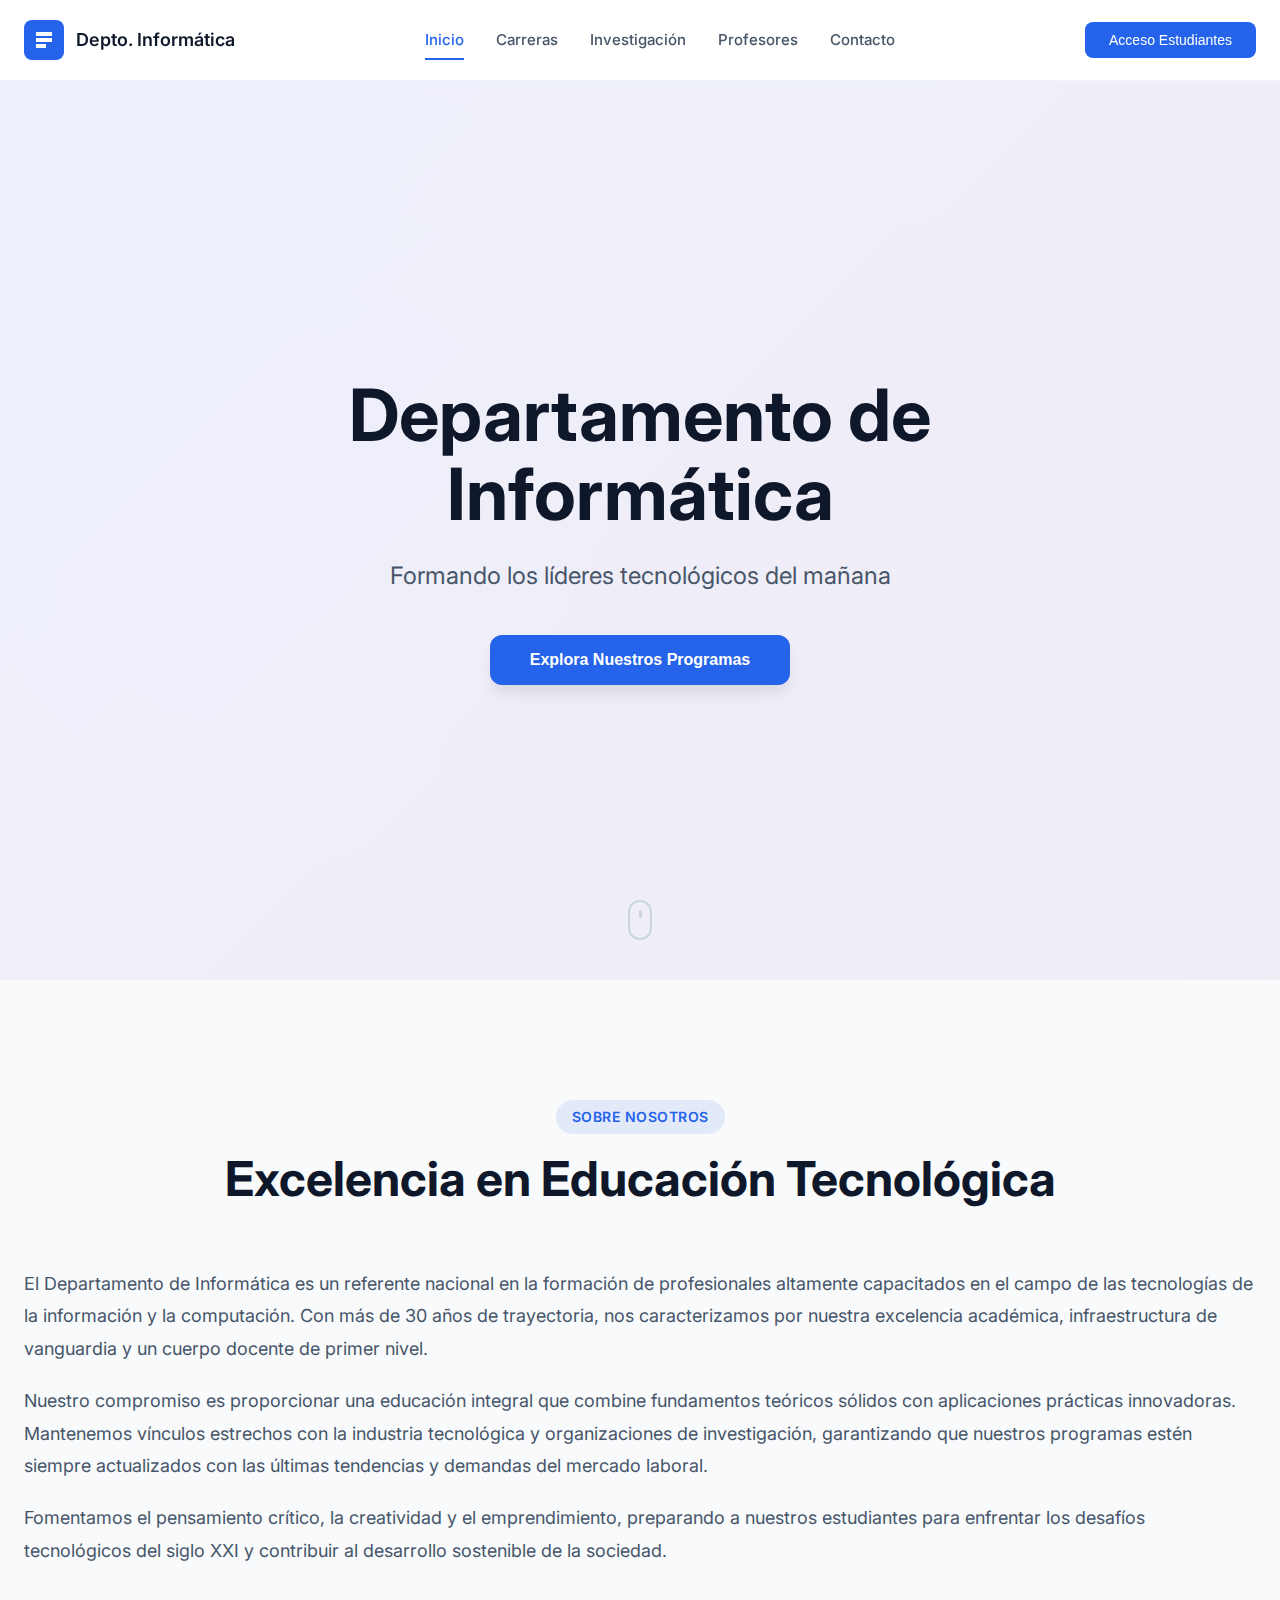
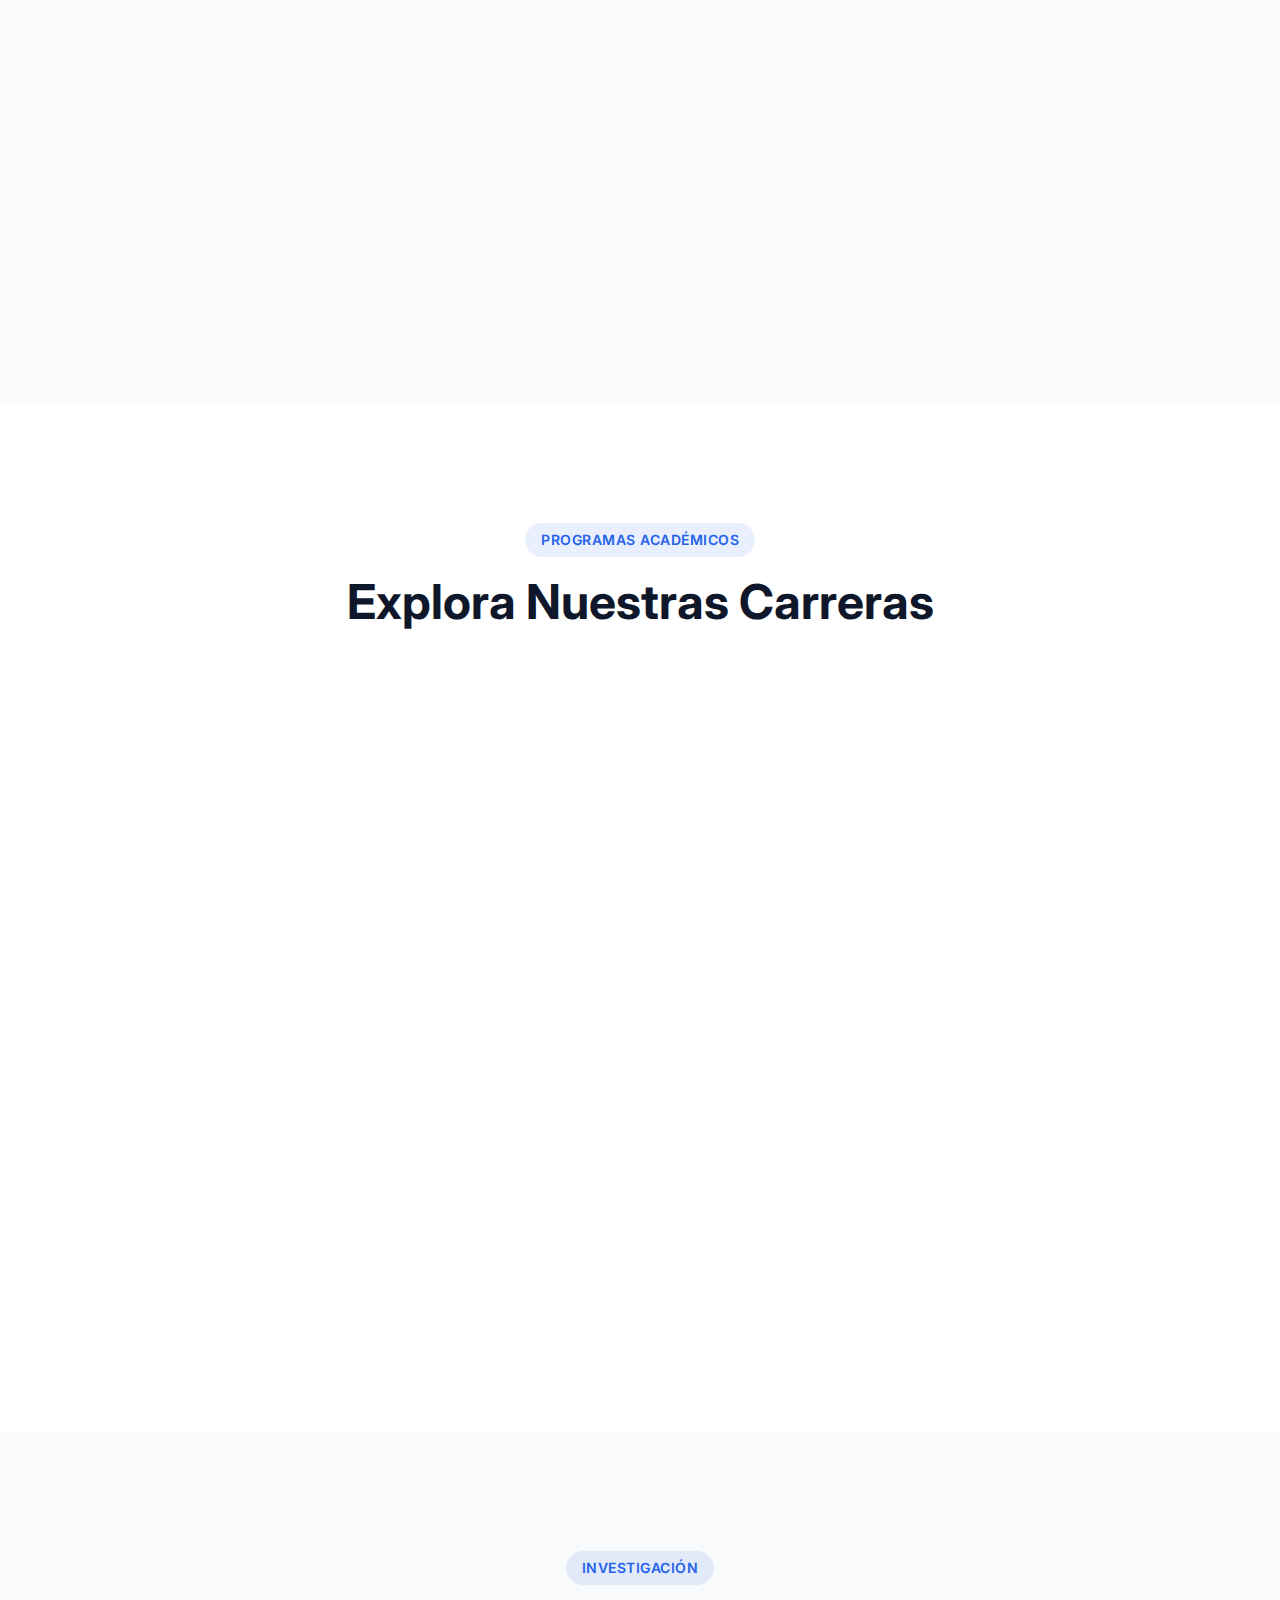
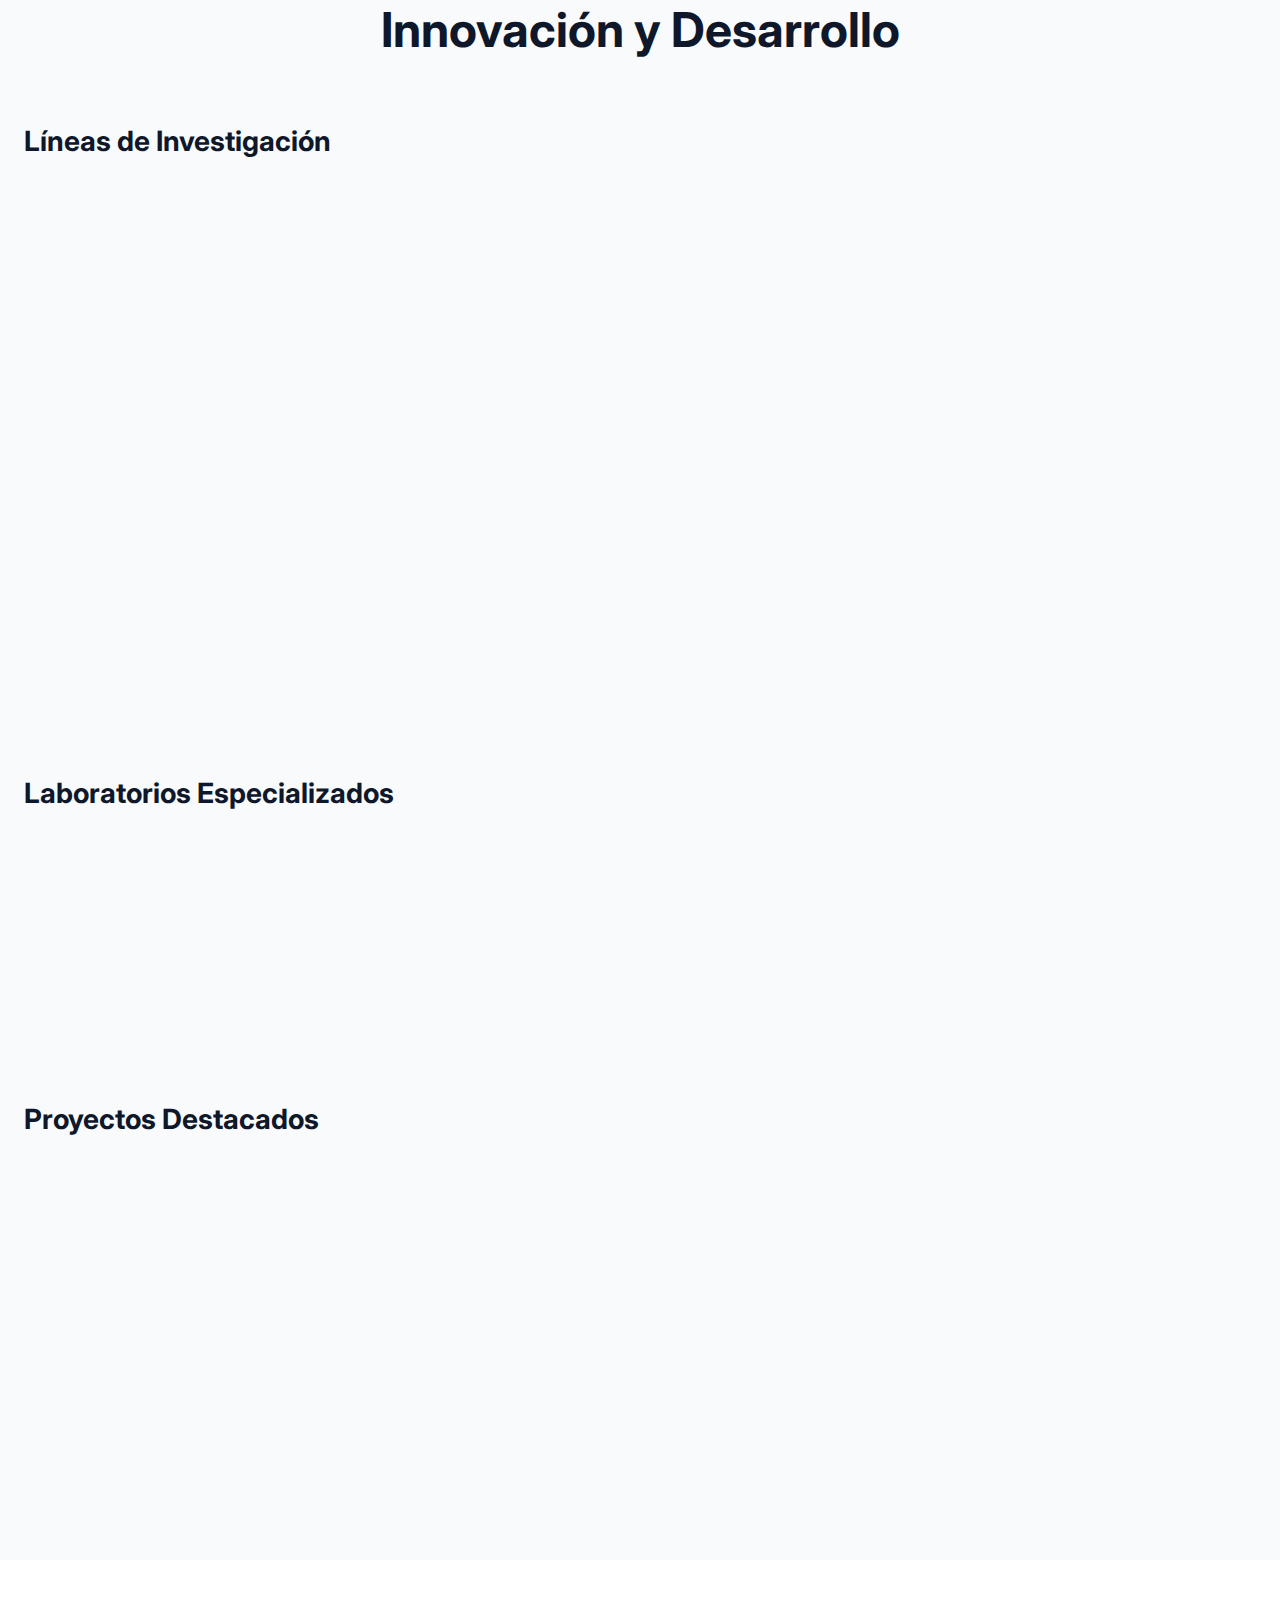
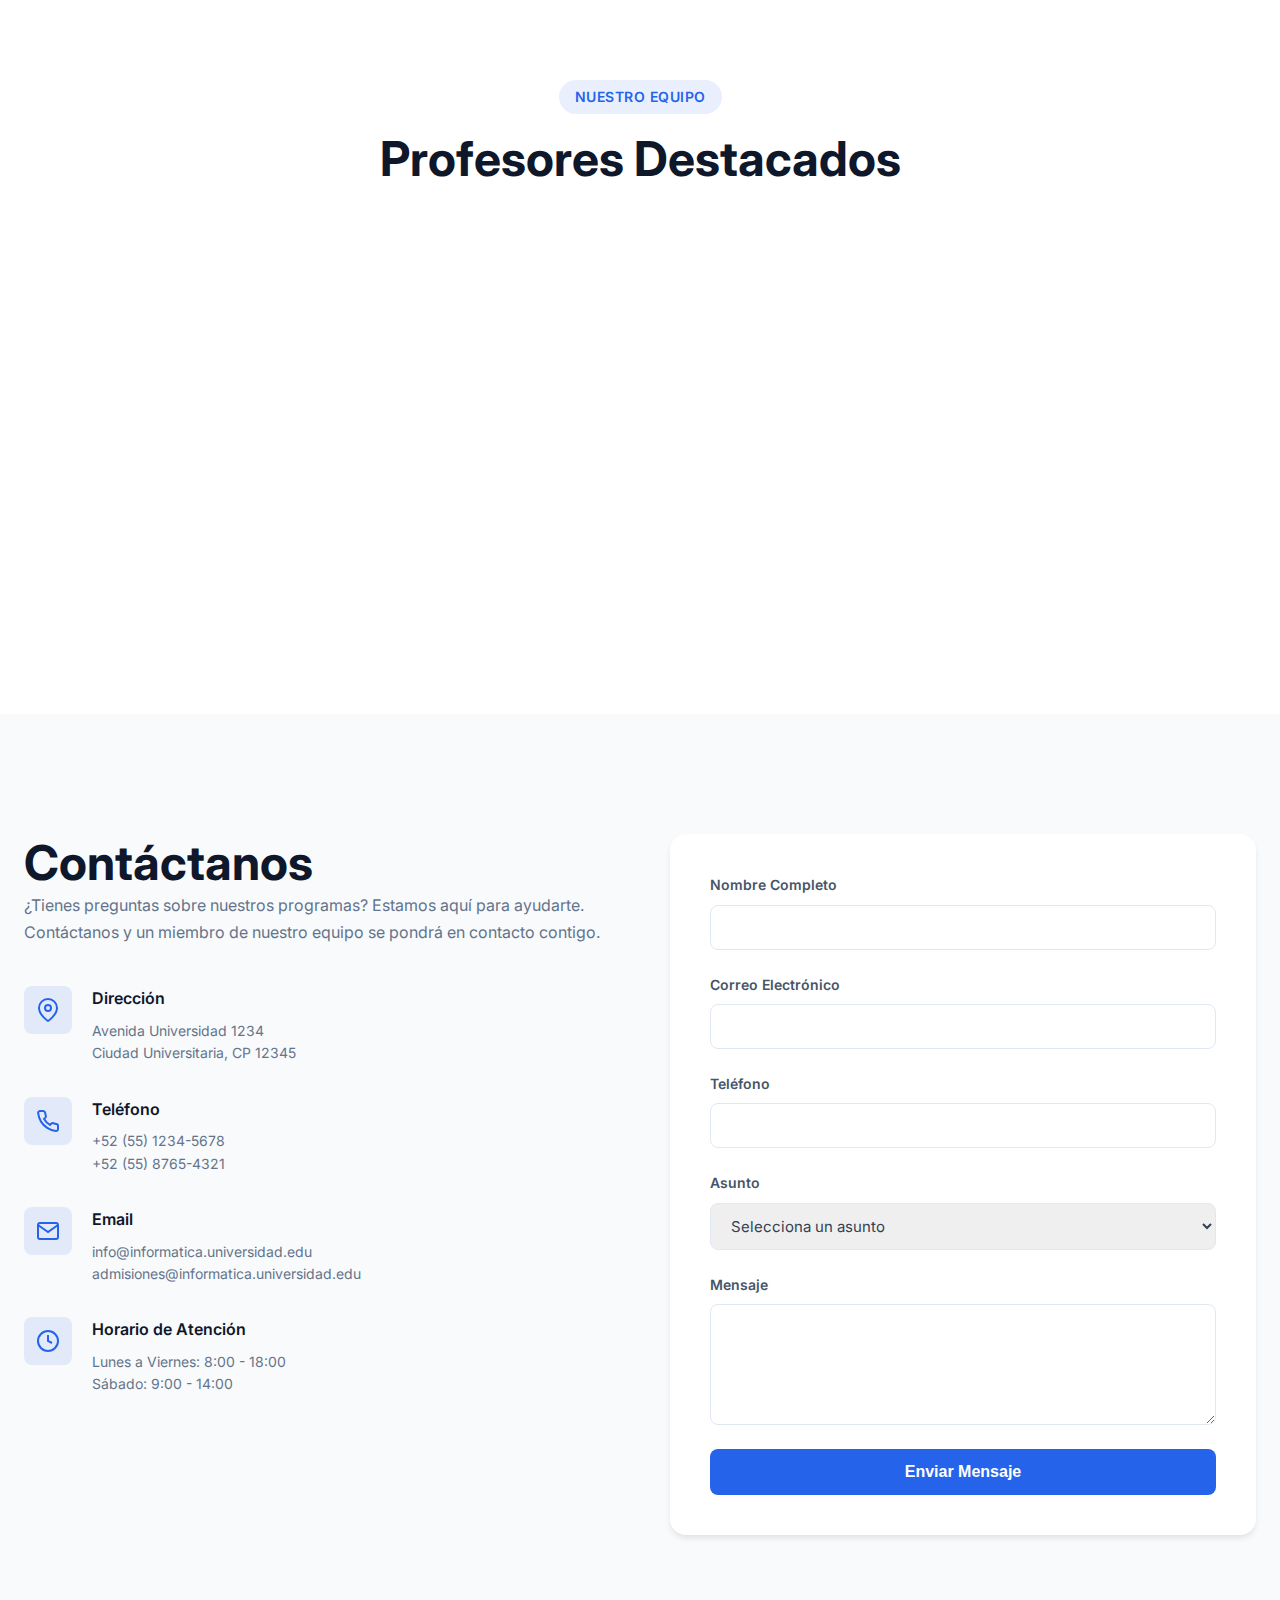
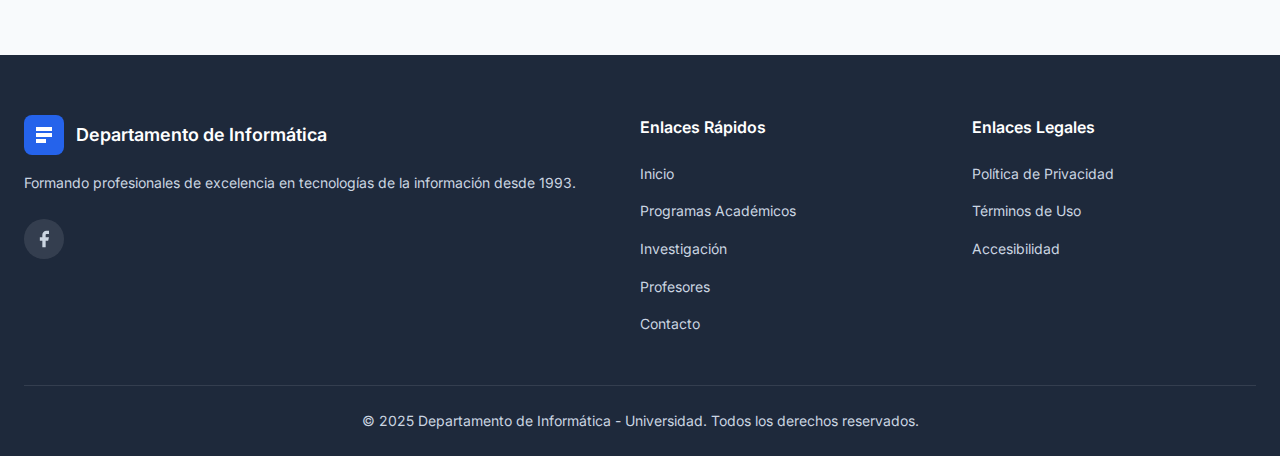
<file: index.html>
<!DOCTYPE html>
<html lang="es">
<head>
    <meta charset="UTF-8">
    <meta name="viewport" content="width=device-width, initial-scale=1.0">
    <title>Departamento de Informática | Universidad</title>
    <link rel="stylesheet" href="styles.css">
    <link rel="stylesheet" href="responsive.css">
    <link rel="preconnect" href="https://fonts.googleapis.com">
    <link rel="preconnect" href="https://fonts.gstatic.com" crossorigin>
    <link href="https://fonts.googleapis.com/css2?family=Inter:wght@300;400;500;600;700&display=swap" rel="stylesheet">
</head>
<body>
    <!-- Header -->
    <header class="header" id="header">
        <div class="container">
            <div class="header-content">
                <div class="logo">
                    <svg width="40" height="40" viewBox="0 0 40 40" fill="none" xmlns="http://www.w3.org/2000/svg">
                        <rect width="40" height="40" rx="8" fill="#2563EB"/>
                        <path d="M12 12H28V16H12V12Z" fill="white"/>
                        <path d="M12 18H28V22H12V18Z" fill="white"/>
                        <path d="M12 24H22V28H12V24Z" fill="white"/>
                    </svg>
                    <span>Depto. Informática</span>
                </div>
                <nav class="nav" id="nav">
                    <a href="#inicio" class="nav-link active">Inicio</a>
                    <a href="#carreras" class="nav-link">Carreras</a>
                    <a href="#investigacion" class="nav-link">Investigación</a>
                    <a href="#profesores" class="nav-link">Profesores</a>
                    <a href="#contacto" class="nav-link">Contacto</a>
                </nav>
                <button class="btn-primary">Acceso Estudiantes</button>
                <button class="menu-toggle" id="menuToggle">
                    <span></span>
                    <span></span>
                    <span></span>
                </button>
            </div>
        </div>
    </header>

    <!-- Hero Section -->
    <section class="hero" id="inicio">
        <div class="hero-background"></div>
        <div class="container">
            <div class="hero-content">
                <h1 class="hero-title">Departamento de Informática</h1>
                <p class="hero-subtitle">Formando los líderes tecnológicos del mañana</p>
                <button class="btn-hero">Explora Nuestros Programas</button>
            </div>
        </div>
        <div class="scroll-indicator">
            <div class="mouse">
                <div class="wheel"></div>
            </div>
        </div>
    </section>

    <!-- About Section -->
    <section class="about">
        <div class="container">
            <div class="section-header">
                <span class="section-label">Sobre Nosotros</span>
                <h2 class="section-title">Excelencia en Educación Tecnológica</h2>
            </div>
            <div class="about-content">
                <div class="about-text">
                    <p>
                        El Departamento de Informática es un referente nacional en la formación de profesionales 
                        altamente capacitados en el campo de las tecnologías de la información y la computación. 
                        Con más de 30 años de trayectoria, nos caracterizamos por nuestra excelencia académica, 
                        infraestructura de vanguardia y un cuerpo docente de primer nivel.
                    </p>
                    <p>
                        Nuestro compromiso es proporcionar una educación integral que combine fundamentos teóricos 
                        sólidos con aplicaciones prácticas innovadoras. Mantenemos vínculos estrechos con la industria 
                        tecnológica y organizaciones de investigación, garantizando que nuestros programas estén 
                        siempre actualizados con las últimas tendencias y demandas del mercado laboral.
                    </p>
                    <p>
                        Fomentamos el pensamiento crítico, la creatividad y el emprendimiento, preparando a nuestros 
                        estudiantes para enfrentar los desafíos tecnológicos del siglo XXI y contribuir al desarrollo 
                        sostenible de la sociedad.
                    </p>
                </div>
                <div class="stats">
                    <div class="stat-card">
                        <div class="stat-icon">
                            <svg width="32" height="32" viewBox="0 0 24 24" fill="none" stroke="currentColor" stroke-width="2">
                                <path d="M17 21v-2a4 4 0 0 0-4-4H5a4 4 0 0 0-4 4v2"/>
                                <circle cx="9" cy="7" r="4"/>
                                <path d="M23 21v-2a4 4 0 0 0-3-3.87"/>
                                <path d="M16 3.13a4 4 0 0 1 0 7.75"/>
                            </svg>
                        </div>
                        <div class="stat-number">2,500+</div>
                        <div class="stat-label">Estudiantes Graduados</div>
                    </div>
                    <div class="stat-card">
                        <div class="stat-icon">
                            <svg width="32" height="32" viewBox="0 0 24 24" fill="none" stroke="currentColor" stroke-width="2">
                                <path d="M22 12h-4l-3 9L9 3l-3 9H2"/>
                            </svg>
                        </div>
                        <div class="stat-number">150+</div>
                        <div class="stat-label">Proyectos de Investigación</div>
                    </div>
                    <div class="stat-card">
                        <div class="stat-icon">
                            <svg width="32" height="32" viewBox="0 0 24 24" fill="none" stroke="currentColor" stroke-width="2">
                                <circle cx="12" cy="12" r="10"/>
                                <path d="M2 12h20"/>
                                <path d="M12 2a15.3 15.3 0 0 1 4 10 15.3 15.3 0 0 1-4 10 15.3 15.3 0 0 1-4-10 15.3 15.3 0 0 1 4-10z"/>
                            </svg>
                        </div>
                        <div class="stat-number">45+</div>
                        <div class="stat-label">Convenios Internacionales</div>
                    </div>
                </div>
            </div>
        </div>
    </section>

    <!-- Programs Section -->
    <section class="programs" id="carreras">
        <div class="container">
            <div class="section-header">
                <span class="section-label">Programas Académicos</span>
                <h2 class="section-title">Explora Nuestras Carreras</h2>
            </div>
            <div class="programs-grid">
                <div class="program-card">
                    <div class="program-icon">
                        <svg width="48" height="48" viewBox="0 0 24 24" fill="none" stroke="currentColor" stroke-width="2">
                            <rect x="2" y="3" width="20" height="14" rx="2"/>
                            <line x1="8" y1="21" x2="16" y2="21"/>
                            <line x1="12" y1="17" x2="12" y2="21"/>
                        </svg>
                    </div>
                    <h3 class="program-title">Ingeniería en Sistemas</h3>
                    <p class="program-description">
                        Forma profesionales capaces de diseñar, desarrollar e implementar soluciones tecnológicas 
                        integrales para organizaciones. Enfoque en arquitectura de software, redes y gestión de proyectos.
                    </p>
                    <div class="program-meta">
                        <span class="program-duration">5 años</span>
                        <span class="program-type">Presencial</span>
                    </div>
                    <a href="#" class="program-link">
                        Más información
                        <svg width="16" height="16" viewBox="0 0 24 24" fill="none" stroke="currentColor" stroke-width="2">
                            <line x1="5" y1="12" x2="19" y2="12"/>
                            <polyline points="12 5 19 12 12 19"/>
                        </svg>
                    </a>
                </div>

                <div class="program-card">
                    <div class="program-icon">
                        <svg width="48" height="48" viewBox="0 0 24 24" fill="none" stroke="currentColor" stroke-width="2">
                            <polyline points="16 18 22 12 16 6"/>
                            <polyline points="8 6 2 12 8 18"/>
                        </svg>
                    </div>
                    <h3 class="program-title">Licenciatura en Informática</h3>
                    <p class="program-description">
                        Desarrolla expertos en programación, bases de datos y desarrollo de aplicaciones. 
                        Sólida formación en algoritmos, estructuras de datos y metodologías de desarrollo ágil.
                    </p>
                    <div class="program-meta">
                        <span class="program-duration">4 años</span>
                        <span class="program-type">Presencial/Híbrido</span>
                    </div>
                    <a href="#" class="program-link">
                        Más información
                        <svg width="16" height="16" viewBox="0 0 24 24" fill="none" stroke="currentColor" stroke-width="2">
                            <line x1="5" y1="12" x2="19" y2="12"/>
                            <polyline points="12 5 19 12 12 19"/>
                        </svg>
                    </a>
                </div>

                <div class="program-card">
                    <div class="program-icon">
                        <svg width="48" height="48" viewBox="0 0 24 24" fill="none" stroke="currentColor" stroke-width="2">
                            <line x1="12" y1="20" x2="12" y2="10"/>
                            <line x1="18" y1="20" x2="18" y2="4"/>
                            <line x1="6" y1="20" x2="6" y2="16"/>
                        </svg>
                    </div>
                    <h3 class="program-title">Ciencia de Datos</h3>
                    <p class="program-description">
                        Especialízate en análisis de grandes volúmenes de datos, machine learning e inteligencia 
                        artificial. Aprende a extraer insights valiosos y tomar decisiones basadas en datos.
                    </p>
                    <div class="program-meta">
                        <span class="program-duration">4 años</span>
                        <span class="program-type">Presencial</span>
                    </div>
                    <a href="#" class="program-link">
                        Más información
                        <svg width="16" height="16" viewBox="0 0 24 24" fill="none" stroke="currentColor" stroke-width="2">
                            <line x1="5" y1="12" x2="19" y2="12"/>
                            <polyline points="12 5 19 12 12 19"/>
                        </svg>
                    </a>
                </div>

                <div class="program-card">
                    <div class="program-icon">
                        <svg width="48" height="48" viewBox="0 0 24 24" fill="none" stroke="currentColor" stroke-width="2">
                            <path d="M22 10v6M2 10l10-5 10 5-10 5z"/>
                            <path d="M6 12v5c3 3 9 3 12 0v-5"/>
                        </svg>
                    </div>
                    <h3 class="program-title">Posgrados</h3>
                    <p class="program-description">
                        Maestrías y Doctorados en áreas especializadas: Inteligencia Artificial, Ciberseguridad, 
                        Computación en la Nube, Blockchain y más. Investigación de vanguardia.
                    </p>
                    <div class="program-meta">
                        <span class="program-duration">2-4 años</span>
                        <span class="program-type">Presencial/Virtual</span>
                    </div>
                    <a href="#" class="program-link">
                        Más información
                        <svg width="16" height="16" viewBox="0 0 24 24" fill="none" stroke="currentColor" stroke-width="2">
                            <line x1="5" y1="12" x2="19" y2="12"/>
                            <polyline points="12 5 19 12 12 19"/>
                        </svg>
                    </a>
                </div>
            </div>
        </div>
    </section>

    <!-- Research Section -->
    <section class="research" id="investigacion">
        <div class="container">
            <div class="section-header">
                <span class="section-label">Investigación</span>
                <h2 class="section-title">Innovación y Desarrollo</h2>
            </div>
            <div class="research-content">
                <div class="research-lines">
                    <h3 class="subsection-title">Líneas de Investigación</h3>
                    <div class="research-grid">
                        <div class="research-item">
                            <div class="research-item-icon">🤖</div>
                            <h4>Inteligencia Artificial y Machine Learning</h4>
                            <p>Desarrollo de algoritmos avanzados y aplicaciones de IA en diversos sectores.</p>
                        </div>
                        <div class="research-item">
                            <div class="research-item-icon">🔒</div>
                            <h4>Ciberseguridad</h4>
                            <p>Protección de sistemas, redes y programas contra ataques digitales.</p>
                        </div>
                        <div class="research-item">
                            <div class="research-item-icon">📊</div>
                            <h4>Big Data y Analytics</h4>
                            <p>Procesamiento y análisis de grandes volúmenes de datos estructurados y no estructurados.</p>
                        </div>
                        <div class="research-item">
                            <div class="research-item-icon">☁️</div>
                            <h4>Computación en la Nube</h4>
                            <p>Arquitecturas distribuidas y servicios escalables en infraestructuras cloud.</p>
                        </div>
                        <div class="research-item">
                            <div class="research-item-icon">🌐</div>
                            <h4>Internet de las Cosas (IoT)</h4>
                            <p>Desarrollo de dispositivos conectados y sistemas inteligentes.</p>
                        </div>
                        <div class="research-item">
                            <div class="research-item-icon">🔗</div>
                            <h4>Blockchain y Criptomonedas</h4>
                            <p>Tecnologías de registro distribuido y sus aplicaciones en diversos sectores.</p>
                        </div>
                    </div>
                </div>

                <div class="labs">
                    <h3 class="subsection-title">Laboratorios Especializados</h3>
                    <div class="labs-list">
                        <div class="lab-card">
                            <h4>Lab. de Redes y Comunicaciones</h4>
                            <p>Equipamiento Cisco, servidores y herramientas de análisis de tráfico.</p>
                        </div>
                        <div class="lab-card">
                            <h4>Lab. de Desarrollo de Software</h4>
                            <p>Estaciones de trabajo de alto rendimiento con herramientas de desarrollo modernas.</p>
                        </div>
                        <div class="lab-card">
                            <h4>Lab. de Inteligencia Artificial</h4>
                            <p>GPUs de última generación para entrenamiento de modelos de deep learning.</p>
                        </div>
                        <div class="lab-card">
                            <h4>Lab. de Realidad Virtual y Aumentada</h4>
                            <p>Dispositivos VR/AR y herramientas de desarrollo de experiencias inmersivas.</p>
                        </div>
                    </div>
                </div>

                <div class="projects">
                    <h3 class="subsection-title">Proyectos Destacados</h3>
                    <div class="project-list">
                        <div class="project-card">
                            <span class="project-tag">En desarrollo</span>
                            <h4>Sistema de Diagnóstico Médico con IA</h4>
                            <p>
                                Desarrollo de un sistema de apoyo al diagnóstico médico utilizando técnicas de 
                                deep learning para análisis de imágenes radiológicas.
                            </p>
                            <div class="project-footer">
                                <span class="project-team">15 investigadores</span>
                                <span class="project-funding">Financiado</span>
                            </div>
                        </div>
                        <div class="project-card">
                            <span class="project-tag completed">Completado</span>
                            <h4>Plataforma de Smart City</h4>
                            <p>
                                Sistema integral de gestión urbana que integra IoT, análisis de datos en tiempo 
                                real y visualización para mejorar la calidad de vida urbana.
                            </p>
                            <div class="project-footer">
                                <span class="project-team">20 investigadores</span>
                                <span class="project-funding">Implementado</span>
                            </div>
                        </div>
                    </div>
                </div>
            </div>
        </div>
    </section>

    <!-- Faculty Section -->
    <section class="faculty" id="profesores">
        <div class="container">
            <div class="section-header">
                <span class="section-label">Nuestro Equipo</span>
                <h2 class="section-title">Profesores Destacados</h2>
            </div>
            <div class="faculty-grid">
                <div class="faculty-card">
                    <div class="faculty-image">
                        <div class="faculty-avatar">DM</div>
                    </div>
                    <h4 class="faculty-name">Dr. Miguel Ángel Torres</h4>
                    <p class="faculty-role">Director del Departamento</p>
                    <p class="faculty-specialty">Especialista en Inteligencia Artificial</p>
                </div>
                <div class="faculty-card">
                    <div class="faculty-image">
                        <div class="faculty-avatar">AR</div>
                    </div>
                    <h4 class="faculty-name">Dra. Ana Rodríguez</h4>
                    <p class="faculty-role">Coordinadora de Investigación</p>
                    <p class="faculty-specialty">Ciberseguridad y Criptografía</p>
                </div>
                <div class="faculty-card">
                    <div class="faculty-image">
                        <div class="faculty-avatar">CL</div>
                    </div>
                    <h4 class="faculty-name">Dr. Carlos López</h4>
                    <p class="faculty-role">Profesor Titular</p>
                    <p class="faculty-specialty">Ingeniería de Software</p>
                </div>
                <div class="faculty-card">
                    <div class="faculty-image">
                        <div class="faculty-avatar">MS</div>
                    </div>
                    <h4 class="faculty-name">Dra. María Sánchez</h4>
                    <p class="faculty-role">Profesora Asociada</p>
                    <p class="faculty-specialty">Ciencia de Datos y Big Data</p>
                </div>
            </div>
        </div>
    </section>

    <!-- Contact Section -->
    <section class="contact" id="contacto">
        <div class="container">
            <div class="contact-content">
                <div class="contact-info">
                    <h2 class="section-title">Contáctanos</h2>
                    <p class="contact-description">
                        ¿Tienes preguntas sobre nuestros programas? Estamos aquí para ayudarte. 
                        Contáctanos y un miembro de nuestro equipo se pondrá en contacto contigo.
                    </p>
                    <div class="contact-details">
                        <div class="contact-item">
                            <div class="contact-icon">
                                <svg width="24" height="24" viewBox="0 0 24 24" fill="none" stroke="currentColor" stroke-width="2">
                                    <path d="M21 10c0 7-9 13-9 13s-9-6-9-13a9 9 0 0 1 18 0z"/>
                                    <circle cx="12" cy="10" r="3"/>
                                </svg>
                            </div>
                            <div>
                                <h4>Dirección</h4>
                                <p>Avenida Universidad 1234<br>Ciudad Universitaria, CP 12345</p>
                            </div>
                        </div>
                        <div class="contact-item">
                            <div class="contact-icon">
                                <svg width="24" height="24" viewBox="0 0 24 24" fill="none" stroke="currentColor" stroke-width="2">
                                    <path d="M22 16.92v3a2 2 0 0 1-2.18 2 19.79 19.79 0 0 1-8.63-3.07 19.5 19.5 0 0 1-6-6 19.79 19.79 0 0 1-3.07-8.67A2 2 0 0 1 4.11 2h3a2 2 0 0 1 2 1.72 12.84 12.84 0 0 0 .7 2.81 2 2 0 0 1-.45 2.11L8.09 9.91a16 16 0 0 0 6 6l1.27-1.27a2 2 0 0 1 2.11-.45 12.84 12.84 0 0 0 2.81.7A2 2 0 0 1 22 16.92z"/>
                                </svg>
                            </div>
                            <div>
                                <h4>Teléfono</h4>
                                <p>+52 (55) 1234-5678<br>+52 (55) 8765-4321</p>
                            </div>
                        </div>
                        <div class="contact-item">
                            <div class="contact-icon">
                                <svg width="24" height="24" viewBox="0 0 24 24" fill="none" stroke="currentColor" stroke-width="2">
                                    <path d="M4 4h16c1.1 0 2 .9 2 2v12c0 1.1-.9 2-2 2H4c-1.1 0-2-.9-2-2V6c0-1.1.9-2 2-2z"/>
                                    <polyline points="22,6 12,13 2,6"/>
                                </svg>
                            </div>
                            <div>
                                <h4>Email</h4>
                                <p>info@informatica.universidad.edu<br>admisiones@informatica.universidad.edu</p>
                            </div>
                        </div>
                        <div class="contact-item">
                            <div class="contact-icon">
                                <svg width="24" height="24" viewBox="0 0 24 24" fill="none" stroke="currentColor" stroke-width="2">
                                    <circle cx="12" cy="12" r="10"/>
                                    <polyline points="12 6 12 12 16 14"/>
                                </svg>
                            </div>
                            <div>
                                <h4>Horario de Atención</h4>
                                <p>Lunes a Viernes: 8:00 - 18:00<br>Sábado: 9:00 - 14:00</p>
                            </div>
                        </div>
                    </div>
                </div>
                <div class="contact-form-wrapper">
                    <form class="contact-form" id="contactForm">
                        <div class="form-group">
                            <label for="name">Nombre Completo</label>
                            <input type="text" id="name" name="name" required>
                        </div>
                        <div class="form-group">
                            <label for="email">Correo Electrónico</label>
                            <input type="email" id="email" name="email" required>
                        </div>
                        <div class="form-group">
                            <label for="phone">Teléfono</label>
                            <input type="tel" id="phone" name="phone">
                        </div>
                        <div class="form-group">
                            <label for="subject">Asunto</label>
                            <select id="subject" name="subject" required>
                                <option value="">Selecciona un asunto</option>
                                <option value="admision">Información de Admisión</option>
                                <option value="programas">Programas Académicos</option>
                                <option value="investigacion">Proyectos de Investigación</option>
                                <option value="otro">Otro</option>
                            </select>
                        </div>
                        <div class="form-group">
                            <label for="message">Mensaje</label>
                            <textarea id="message" name="message" rows="5" required></textarea>
                        </div>
                        <button type="submit" class="btn-submit">Enviar Mensaje</button>
                    </form>
                </div>
            </div>
        </div>
    </section>

    <!-- Footer -->
    <footer class="footer">
        <div class="container">
            <div class="footer-content">
                <div class="footer-column">
                    <div class="footer-logo">
                        <svg width="40" height="40" viewBox="0 0 40 40" fill="none" xmlns="http://www.w3.org/2000/svg">
                            <rect width="40" height="40" rx="8" fill="#2563EB"/>
                            <path d="M12 12H28V16H12V12Z" fill="white"/>
                            <path d="M12 18H28V22H12V18Z" fill="white"/>
                            <path d="M12 24H22V28H12V24Z" fill="white"/>
                        </svg>
                        <span>Departamento de Informática</span>
                    </div>
                    <p class="footer-description">
                        Formando profesionales de excelencia en tecnologías de la información 
                        desde 1993.
                    </p>
                    <div class="footer-social">
                        <a href="#" class="social-icon" aria-label="Facebook">
                            <svg width="20" height="20" viewBox="0 0 24 24" fill="currentColor">
                                <path d="M18 2h-3a5 5 0 0 0-5 5v3H7v4h3v8h4v-8h3l1-4h-4V7a1 1 0 0 1 1-1h3z"/>
                            </svg>
                        </a>
                    </div>
                </div>

                <div class="footer-column">
                    <h4 class="footer-title">Enlaces Rápidos</h4>
                    <ul class="footer-links">
                        <li><a href="#inicio">Inicio</a></li>
                        <li><a href="#carreras">Programas Académicos</a></li>
                        <li><a href="#investigacion">Investigación</a></li>
                        <li><a href="#profesores">Profesores</a></li>
                        <li><a href="#contacto">Contacto</a></li>
                    </ul>
                </div>

                <div class="footer-column">
                    <h4 class="footer-title">Enlaces Legales</h4>
                    <ul class="footer-links">
                        <li><a href="politica-privacidad.html">Política de Privacidad</a></li>
                        <li><a href="terminos-uso.html">Términos de Uso</a></li>
                        <li><a href="accesibilidad.html">Accesibilidad</a></li>
                    </ul>
                </div>
            </div>

            <div class="footer-bottom">
                <p>&copy; 2025 Departamento de Informática - Universidad. Todos los derechos reservados.</p>
            </div>
        </div>
    </footer>

    <script src="script.js"></script>
</body>
</html>
</file>
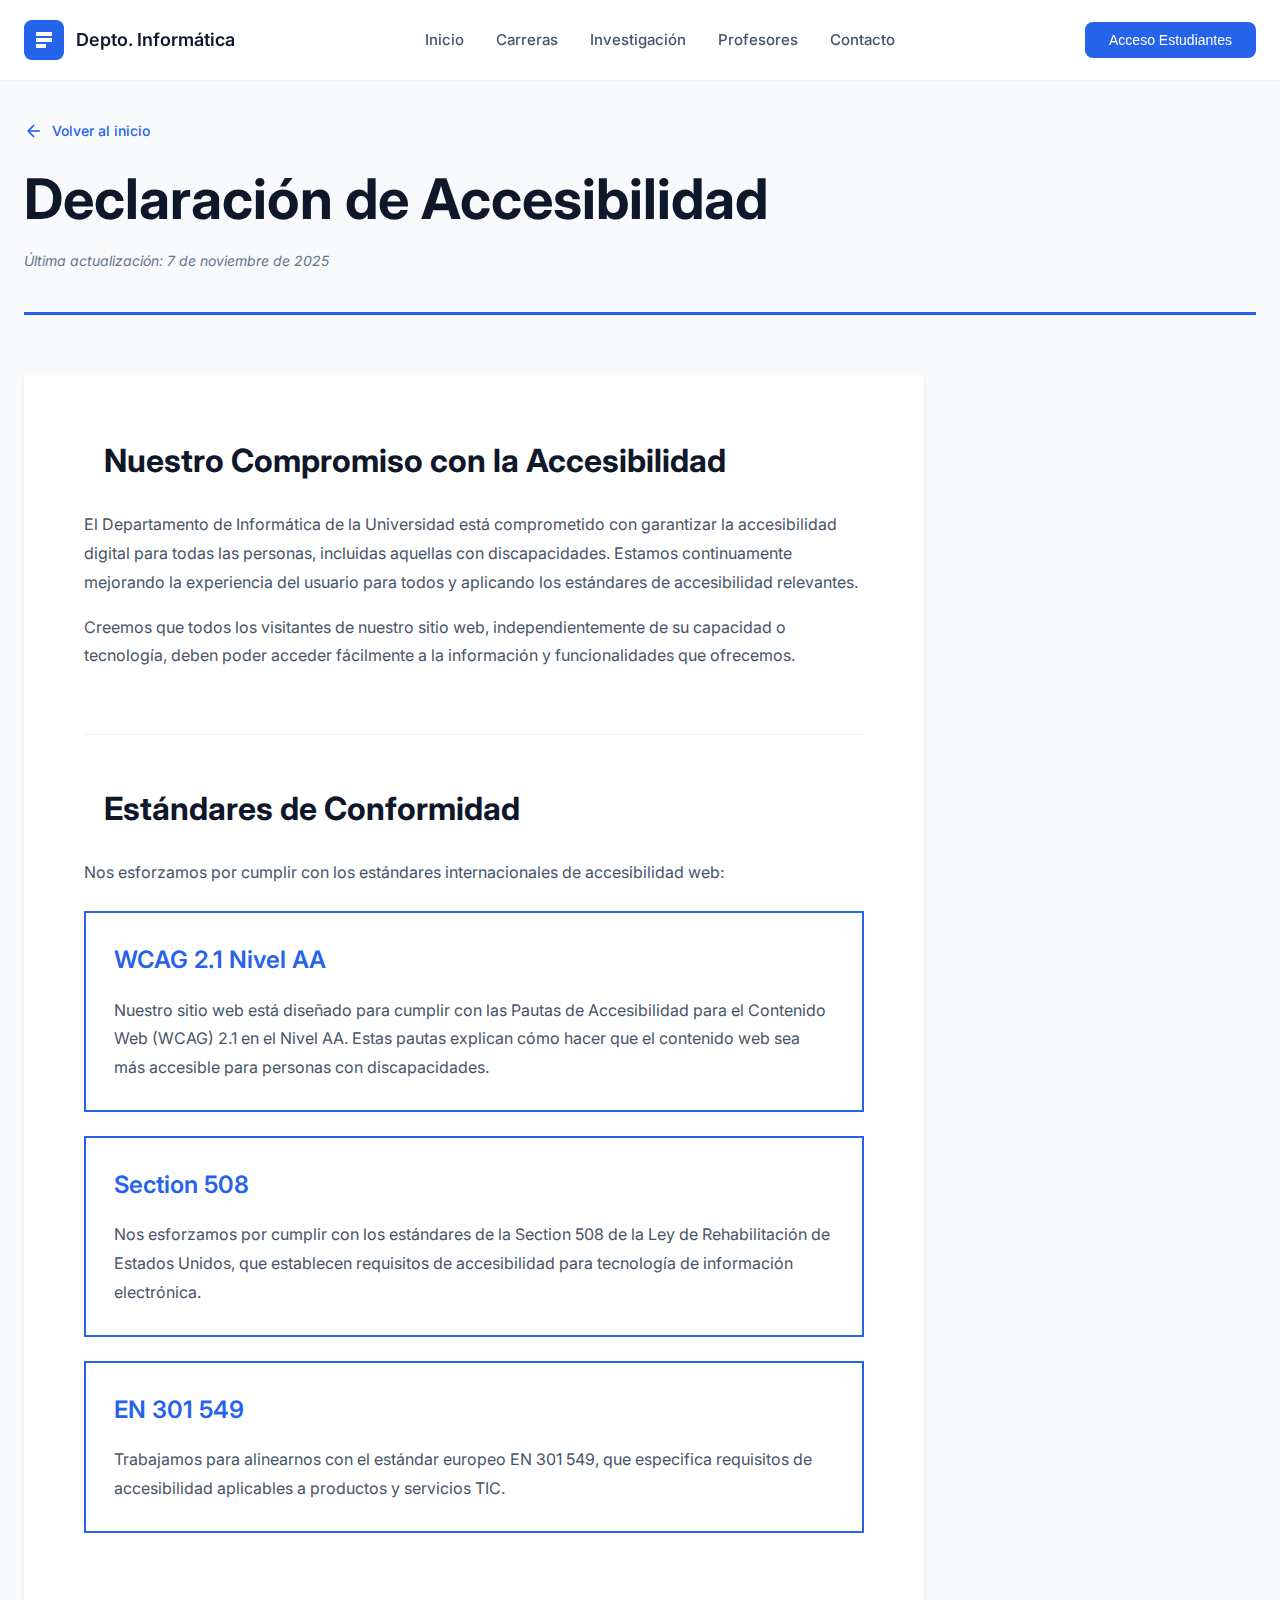
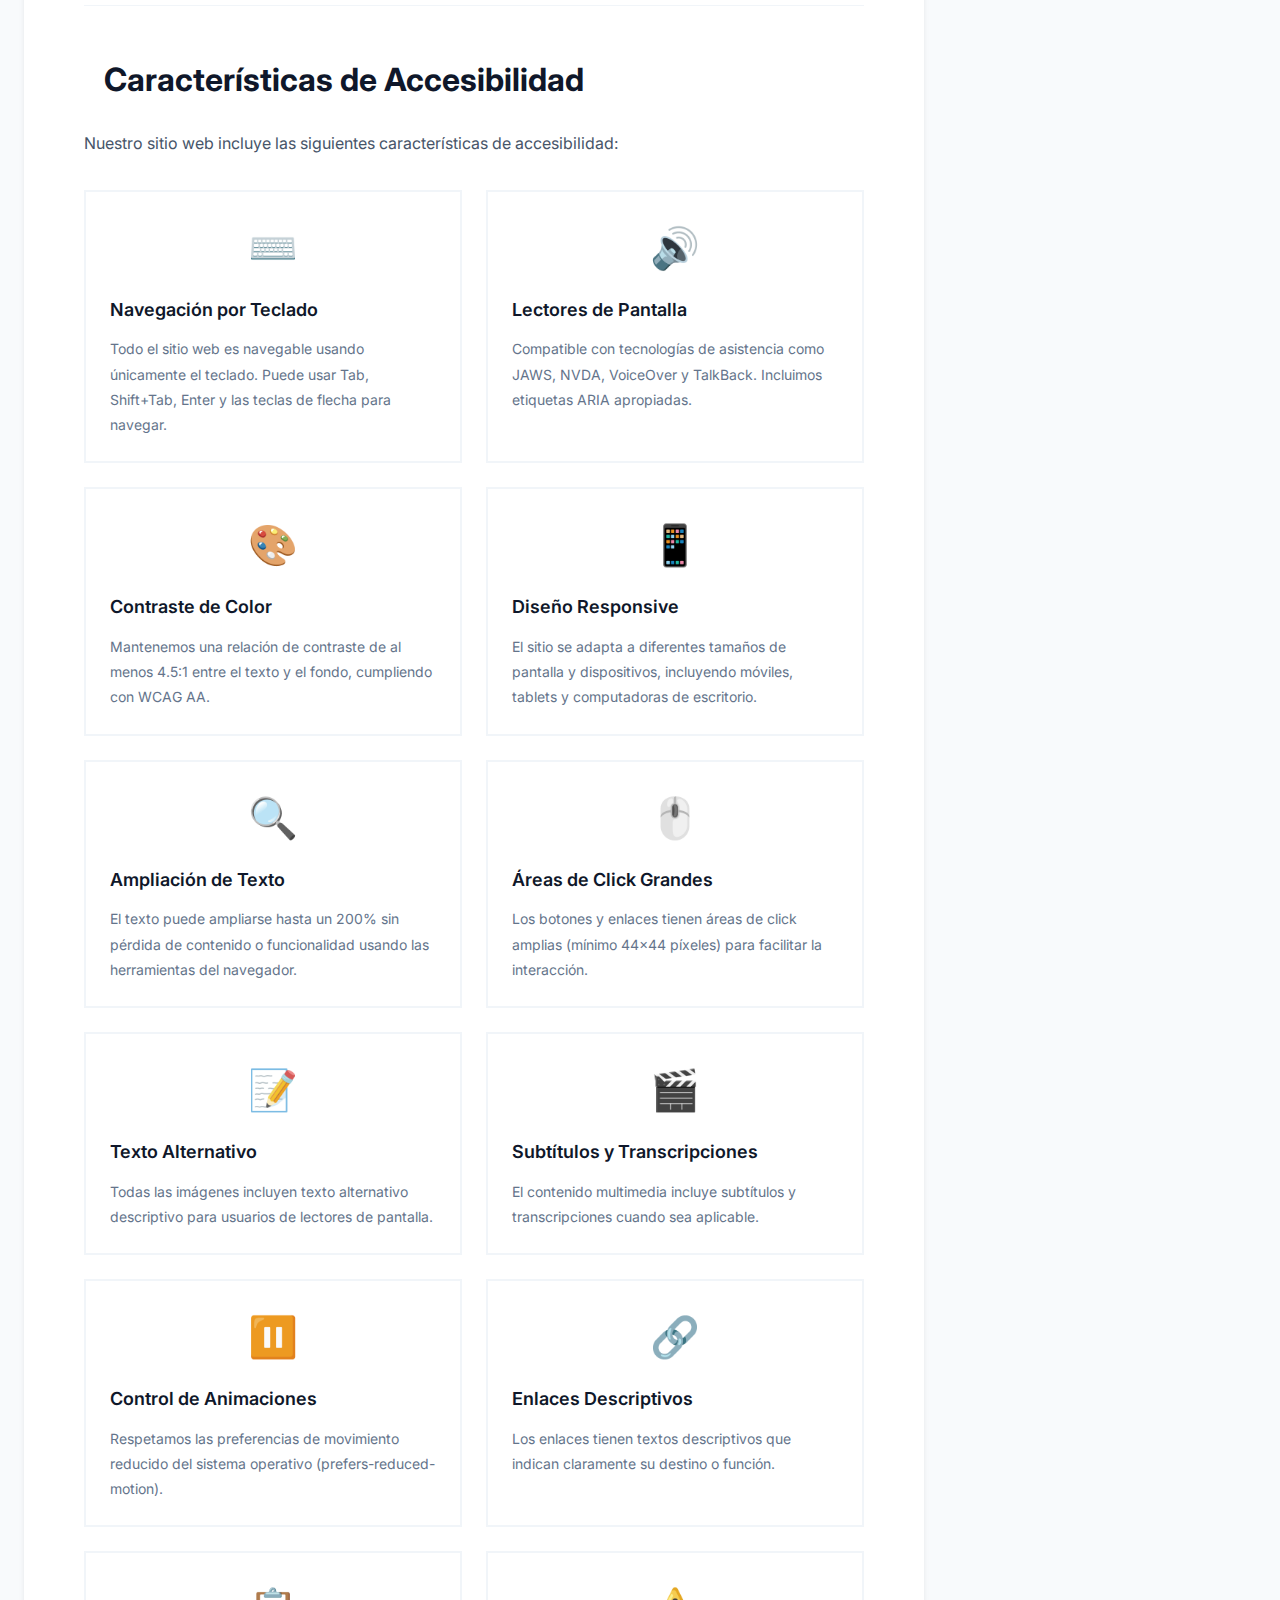
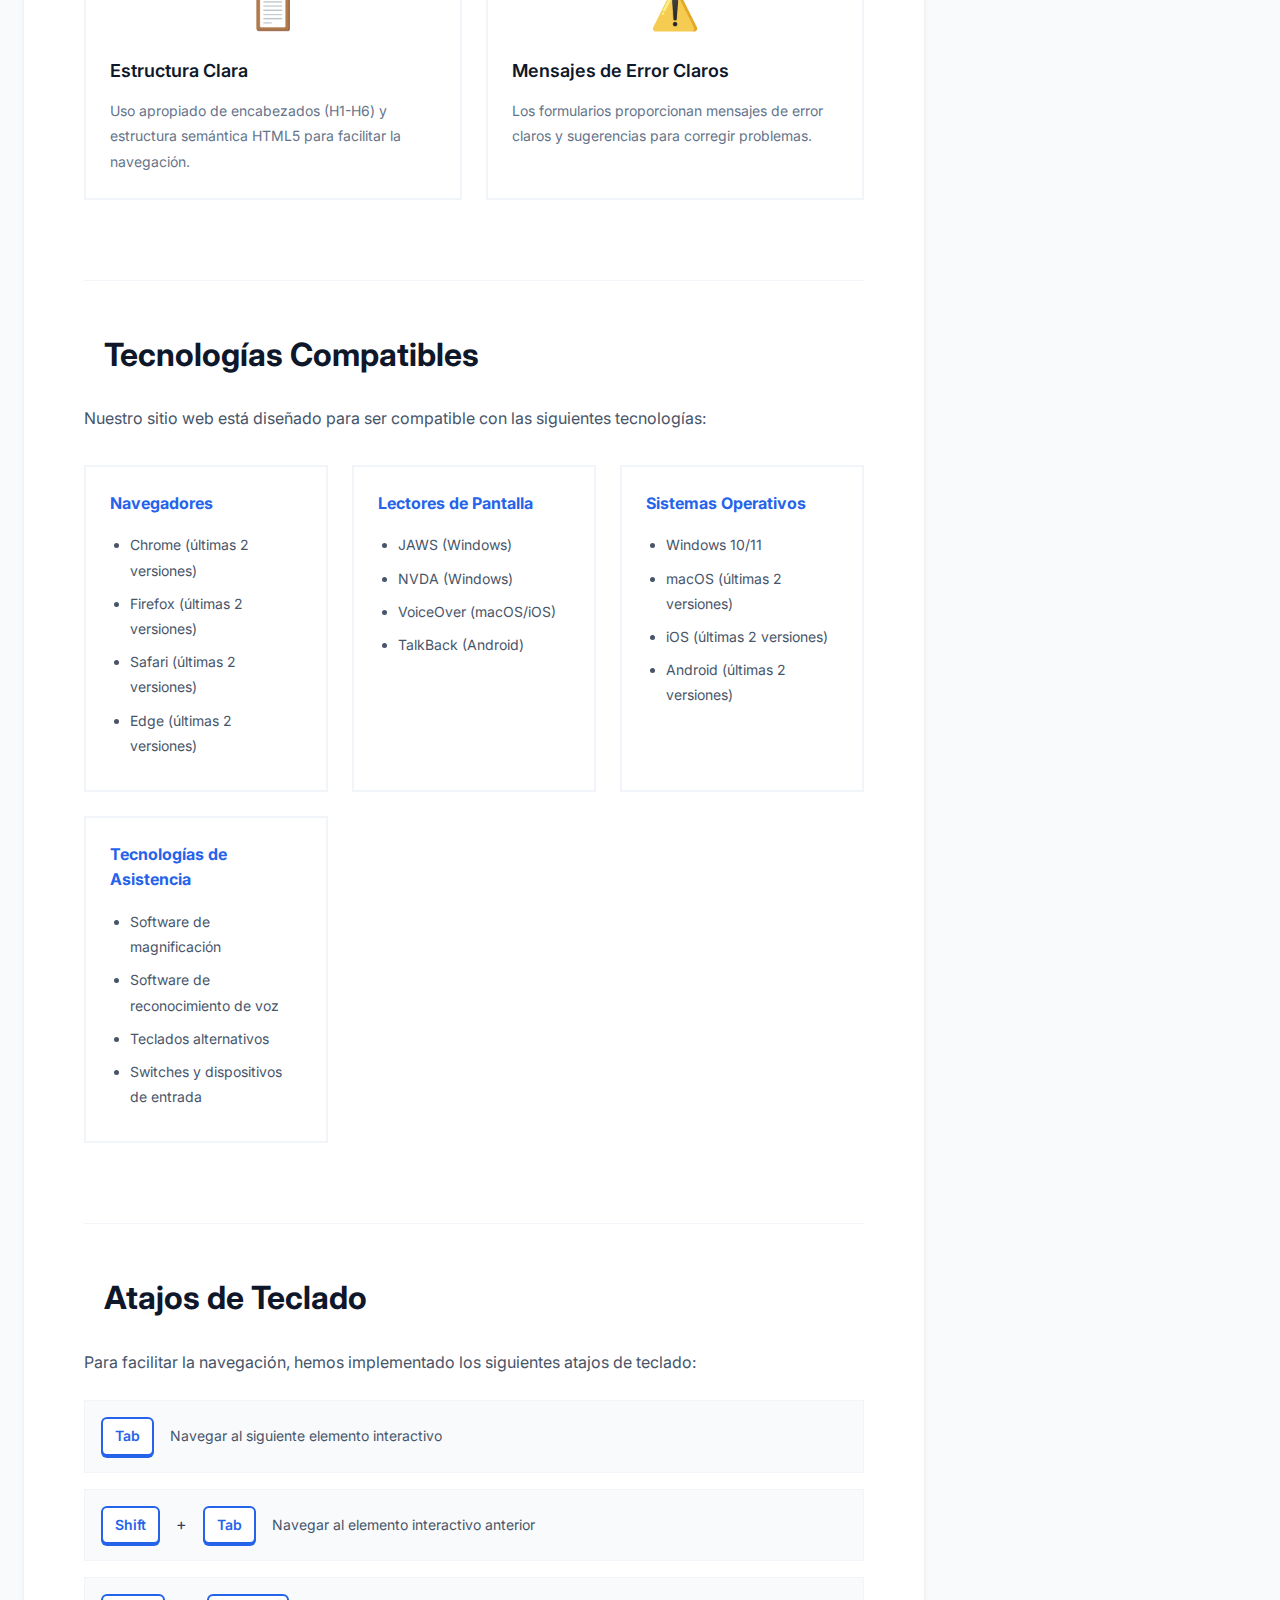
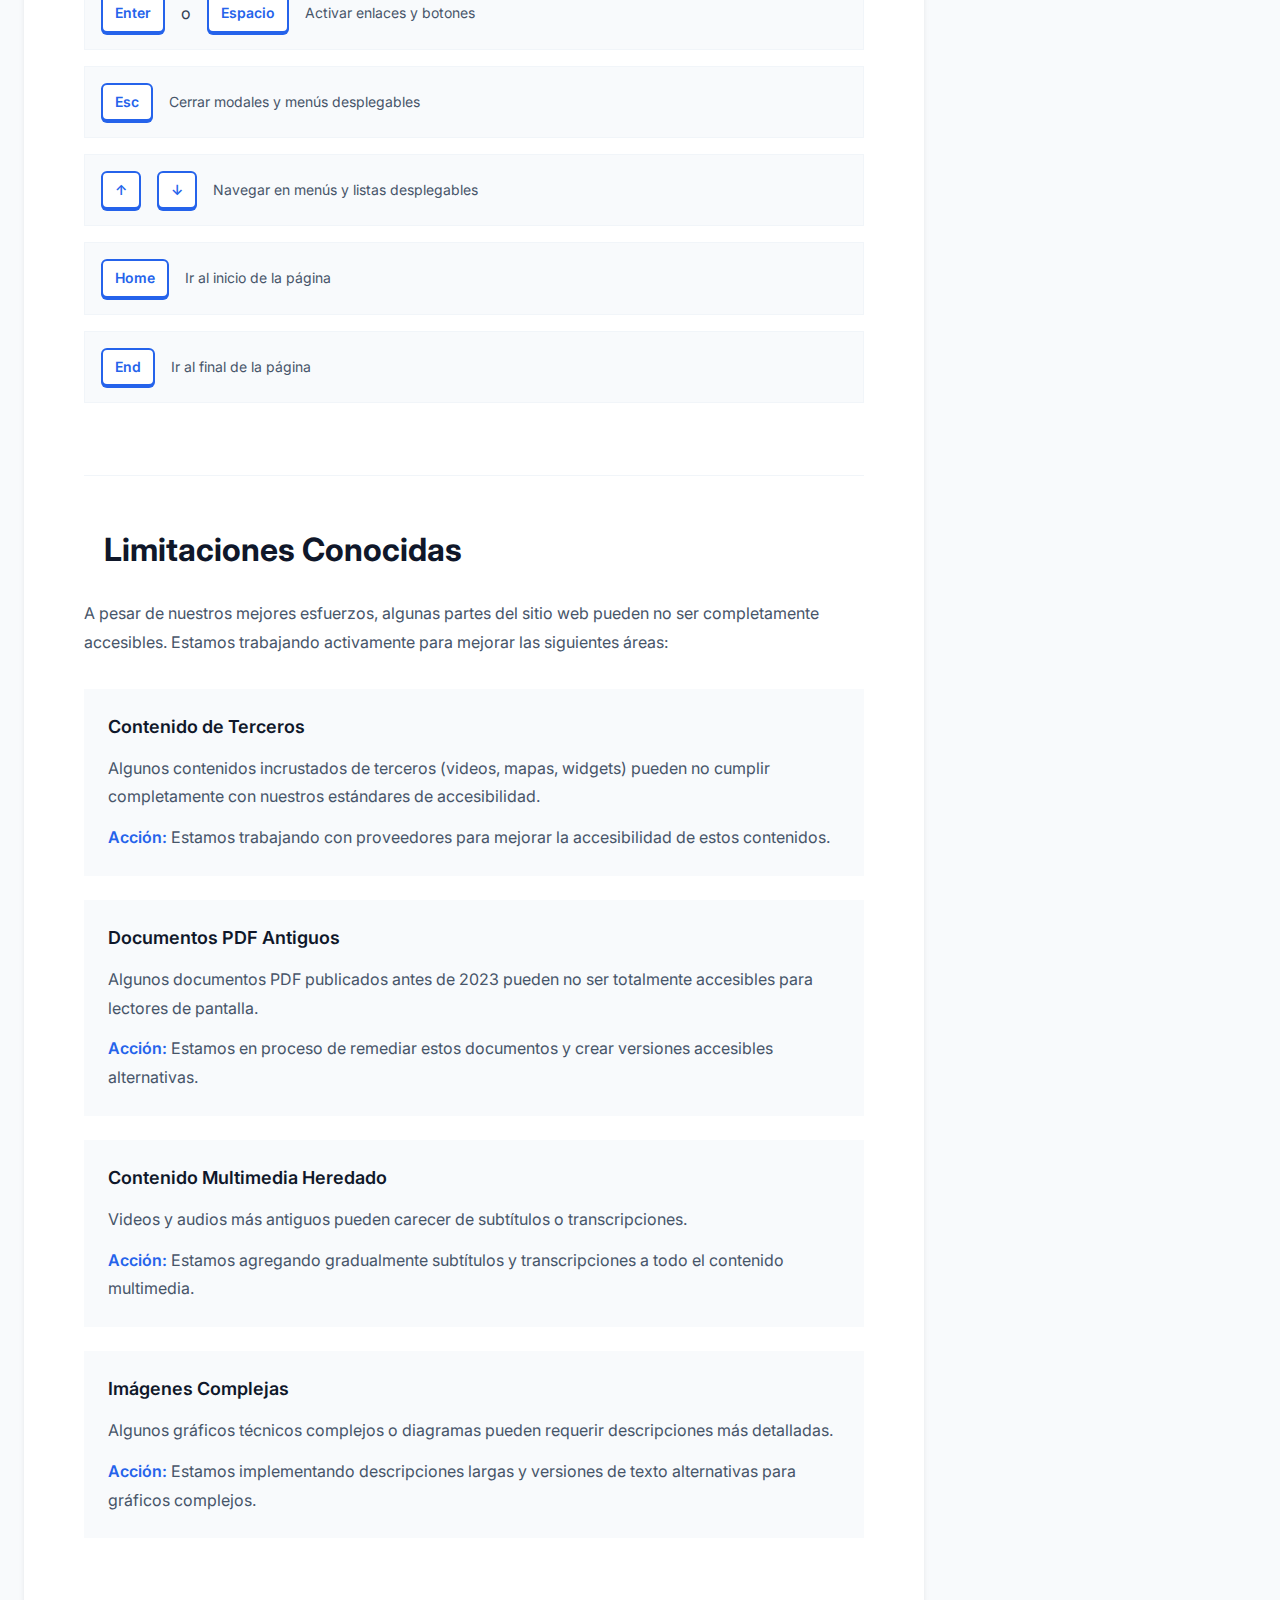
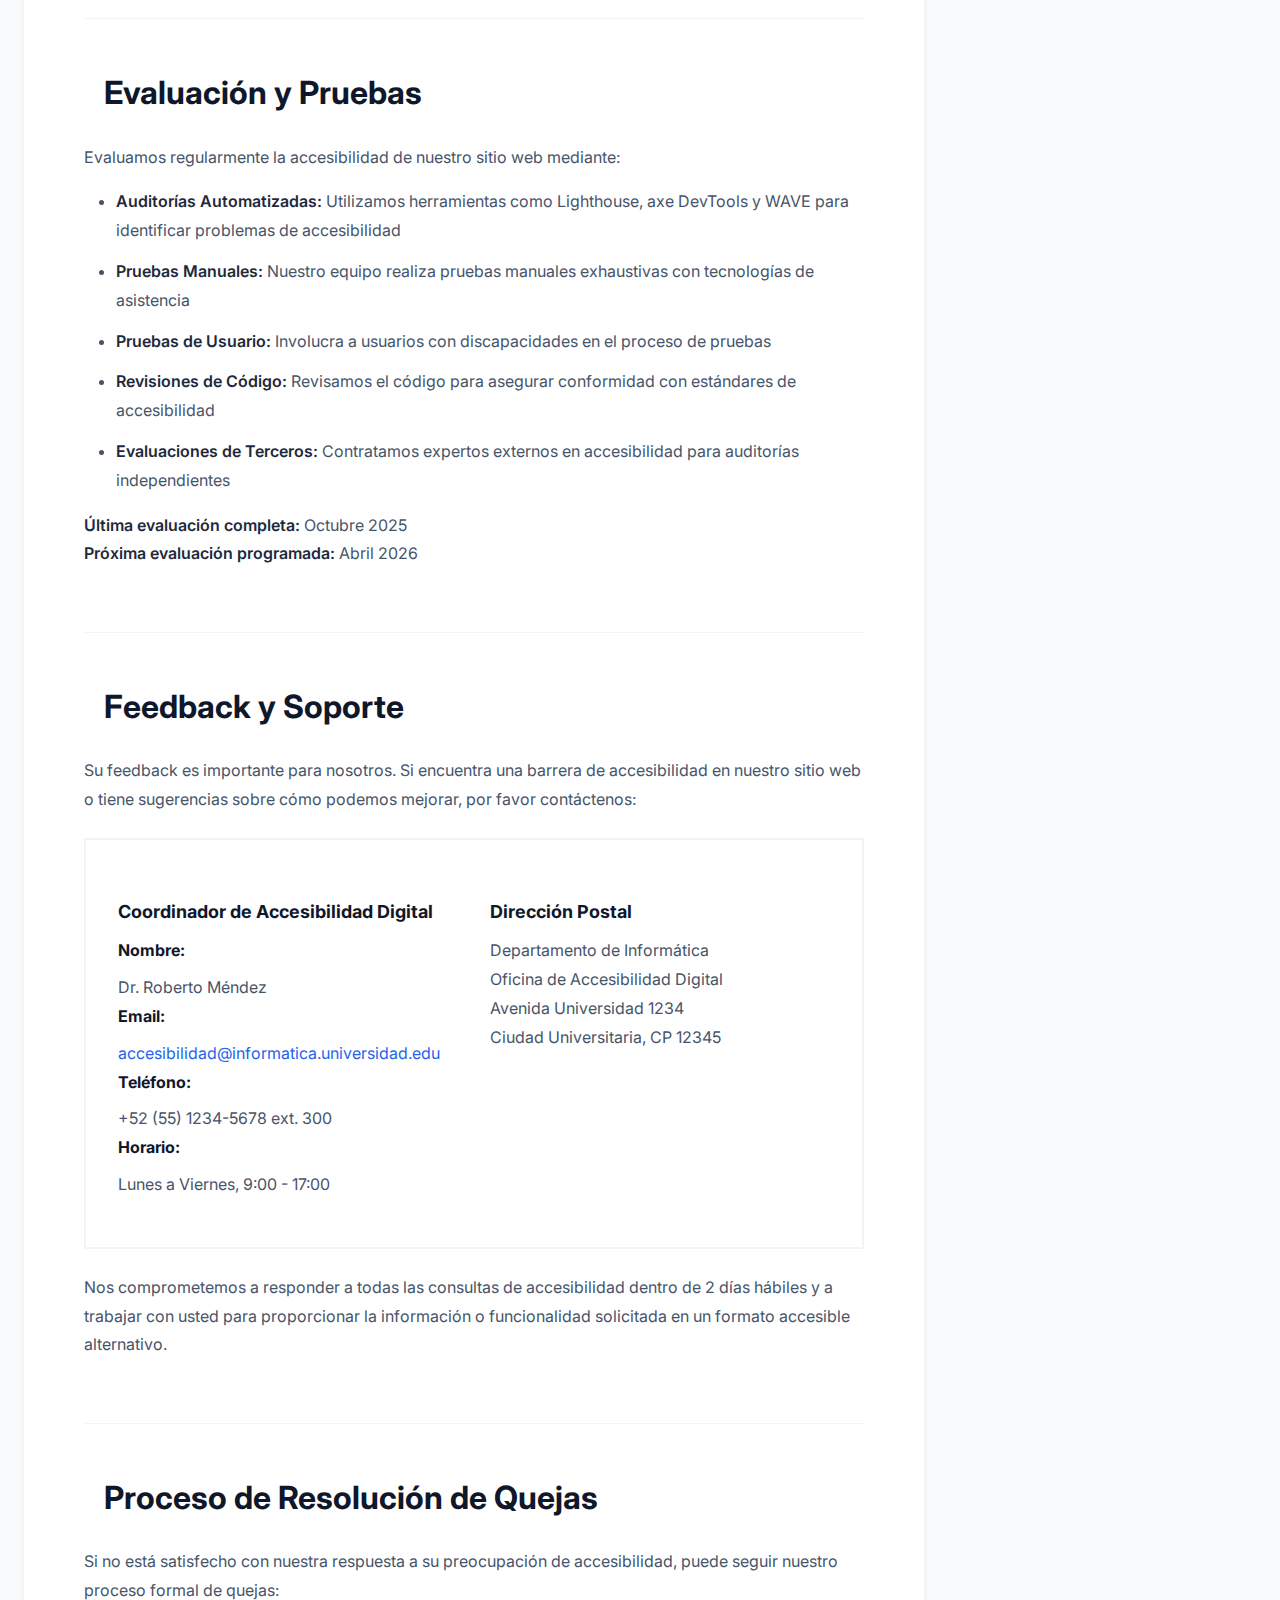
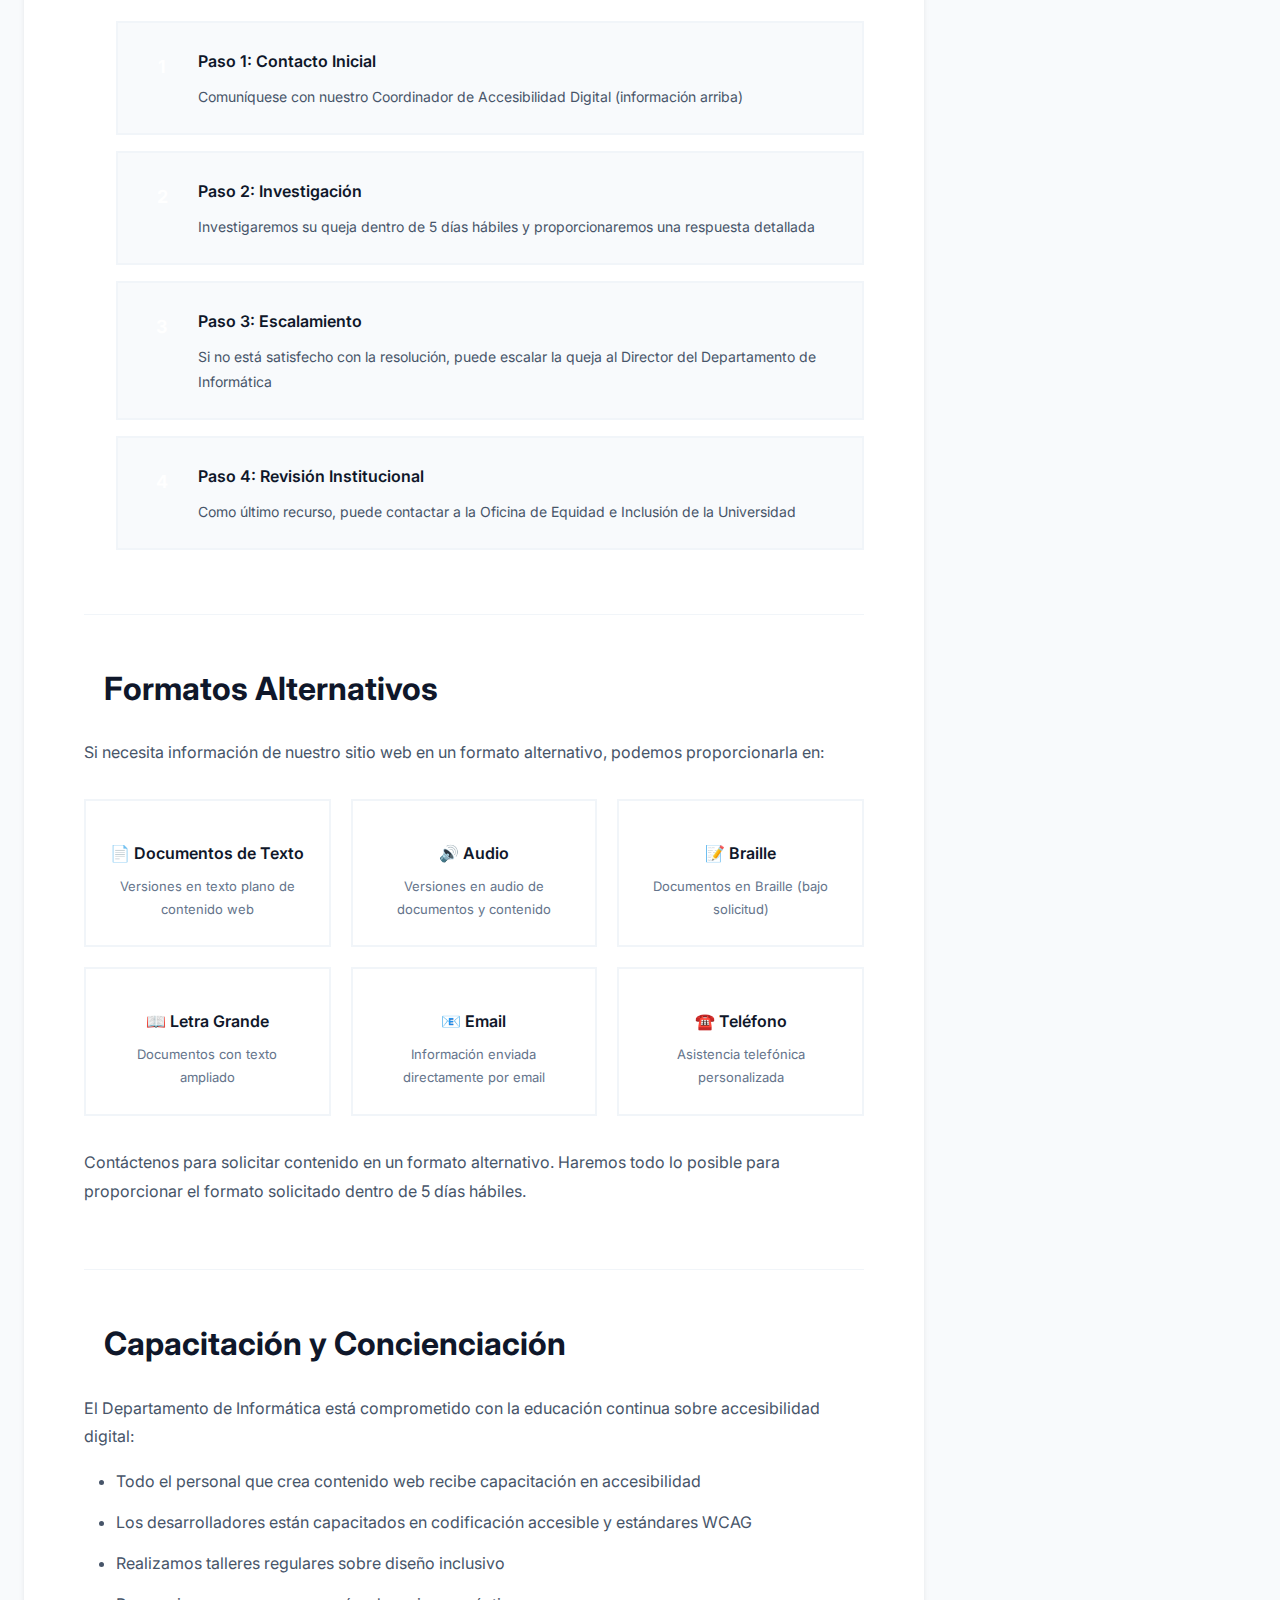
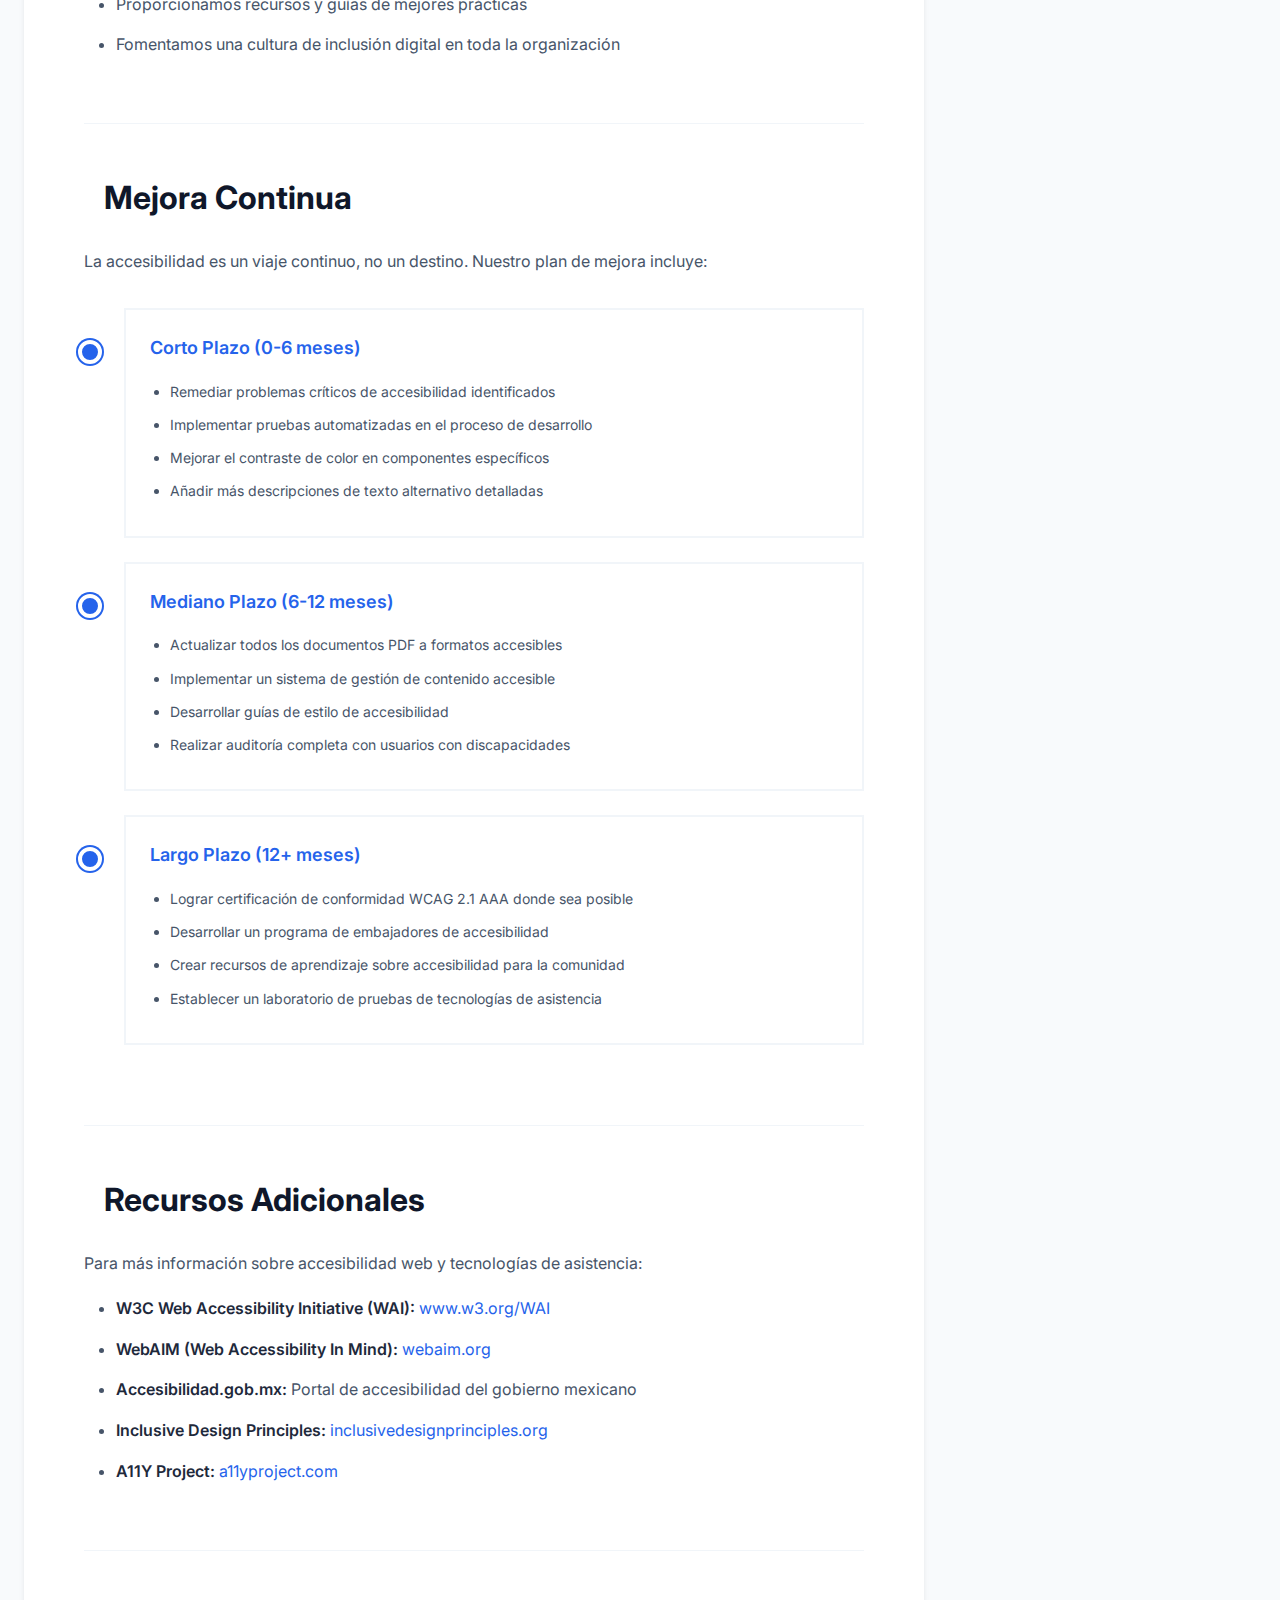
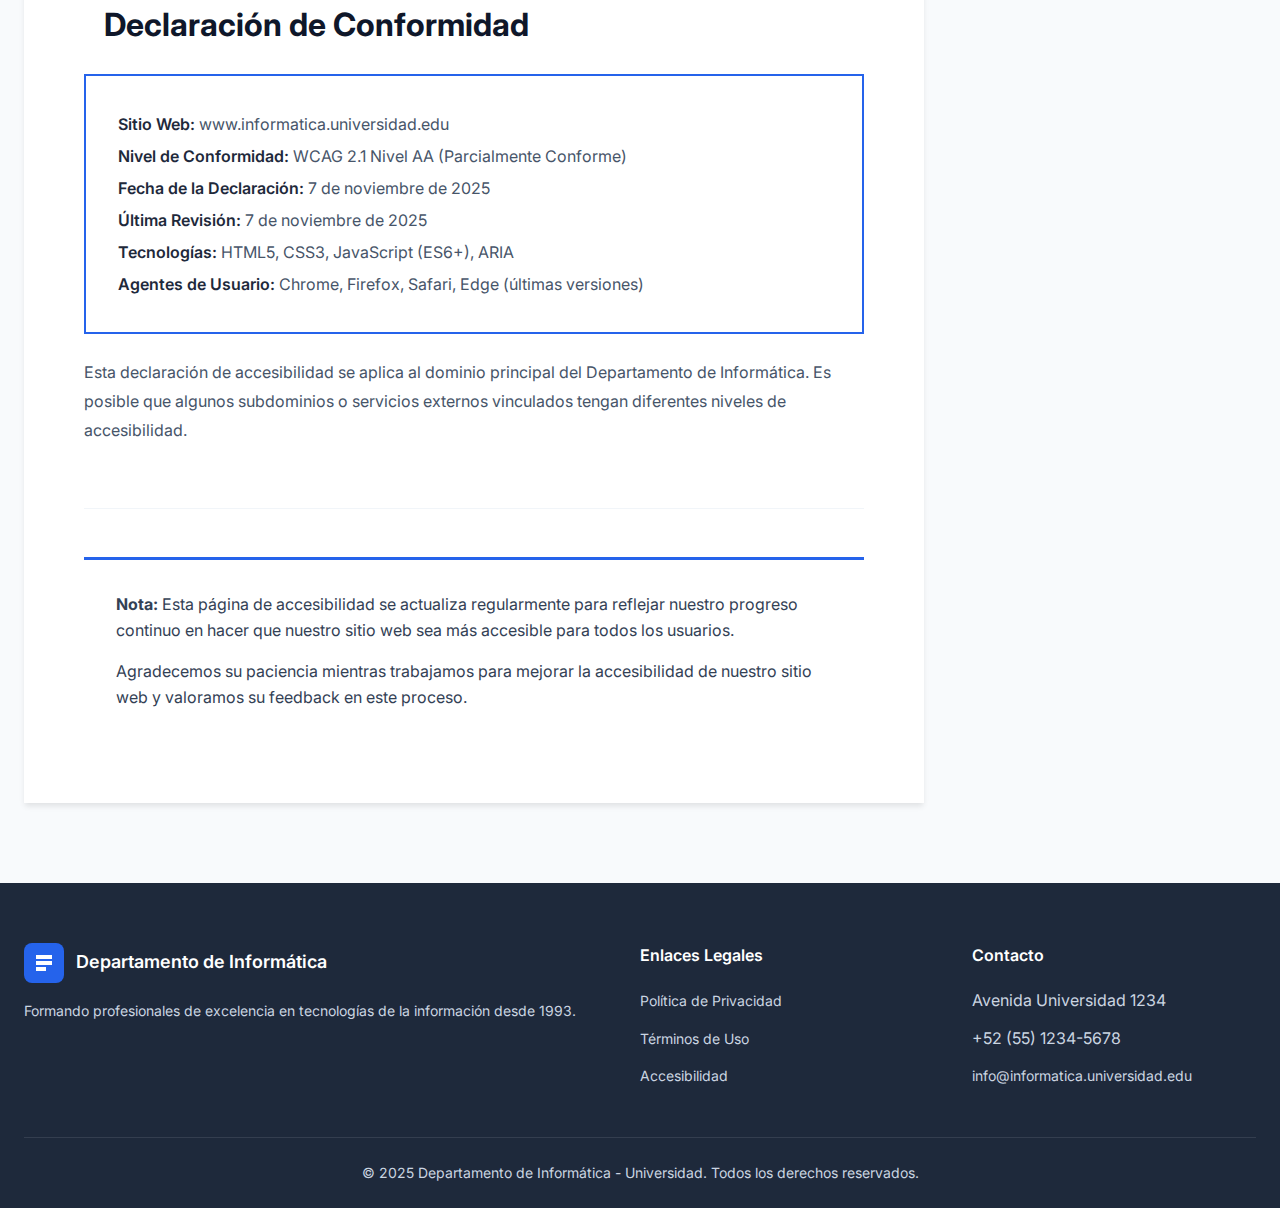
<file: accesibilidad.html>
<!DOCTYPE html>
<html lang="es">
<head>
    <meta charset="UTF-8">
    <meta name="viewport" content="width=device-width, initial-scale=1.0">
    <title>Declaración de Accesibilidad | Departamento de Informática</title>
    <link rel="stylesheet" href="styles.css">
    <link rel="stylesheet" href="responsive.css">
    <link rel="stylesheet" href="legal-pages.css">
    <link rel="preconnect" href="https://fonts.googleapis.com">
    <link rel="preconnect" href="https://fonts.gstatic.com" crossorigin>
    <link href="https://fonts.googleapis.com/css2?family=Inter:wght@300;400;500;600;700&display=swap" rel="stylesheet">
</head>
<body>
    <!-- Header -->
    <header class="header" id="header">
        <div class="container">
            <div class="header-content">
                <a href="index.html" class="logo">
                    <svg width="40" height="40" viewBox="0 0 40 40" fill="none" xmlns="http://www.w3.org/2000/svg">
                        <rect width="40" height="40" rx="8" fill="#2563EB"/>
                        <path d="M12 12H28V16H12V12Z" fill="white"/>
                        <path d="M12 18H28V22H12V18Z" fill="white"/>
                        <path d="M12 24H22V28H12V24Z" fill="white"/>
                    </svg>
                    <span>Depto. Informática</span>
                </a>
                <nav class="nav" id="nav">
                    <a href="index.html#inicio" class="nav-link">Inicio</a>
                    <a href="index.html#carreras" class="nav-link">Carreras</a>
                    <a href="index.html#investigacion" class="nav-link">Investigación</a>
                    <a href="index.html#profesores" class="nav-link">Profesores</a>
                    <a href="index.html#contacto" class="nav-link">Contacto</a>
                </nav>
                <button class="btn-primary">Acceso Estudiantes</button>
                <button class="menu-toggle" id="menuToggle">
                    <span></span>
                    <span></span>
                    <span></span>
                </button>
            </div>
        </div>
    </header>

    <!-- Legal Content -->
    <main class="legal-page">
        <div class="container">
            <div class="legal-header">
                <a href="index.html" class="back-link">
                    <svg width="20" height="20" viewBox="0 0 24 24" fill="none" stroke="currentColor" stroke-width="2">
                        <line x1="19" y1="12" x2="5" y2="12"/>
                        <polyline points="12 19 5 12 12 5"/>
                    </svg>
                    Volver al inicio
                </a>
                <h1 class="legal-title">Declaración de Accesibilidad</h1>
                <p class="legal-date">Última actualización: 7 de noviembre de 2025</p>
            </div>

            <div class="legal-content">
                <section class="legal-section">
                    <h2>Nuestro Compromiso con la Accesibilidad</h2>
                    <p>
                        El Departamento de Informática de la Universidad está comprometido con garantizar 
                        la accesibilidad digital para todas las personas, incluidas aquellas con discapacidades. 
                        Estamos continuamente mejorando la experiencia del usuario para todos y aplicando los 
                        estándares de accesibilidad relevantes.
                    </p>
                    <p>
                        Creemos que todos los visitantes de nuestro sitio web, independientemente de su 
                        capacidad o tecnología, deben poder acceder fácilmente a la información y 
                        funcionalidades que ofrecemos.
                    </p>
                </section>

                <section class="legal-section">
                    <h2>Estándares de Conformidad</h2>
                    <p>
                        Nos esforzamos por cumplir con los estándares internacionales de accesibilidad web:
                    </p>
                    
                    <div class="standard-card">
                        <h3>WCAG 2.1 Nivel AA</h3>
                        <p>
                            Nuestro sitio web está diseñado para cumplir con las Pautas de Accesibilidad 
                            para el Contenido Web (WCAG) 2.1 en el Nivel AA. Estas pautas explican cómo 
                            hacer que el contenido web sea más accesible para personas con discapacidades.
                        </p>
                    </div>

                    <div class="standard-card">
                        <h3>Section 508</h3>
                        <p>
                            Nos esforzamos por cumplir con los estándares de la Section 508 de la Ley de 
                            Rehabilitación de Estados Unidos, que establecen requisitos de accesibilidad 
                            para tecnología de información electrónica.
                        </p>
                    </div>

                    <div class="standard-card">
                        <h3>EN 301 549</h3>
                        <p>
                            Trabajamos para alinearnos con el estándar europeo EN 301 549, que especifica 
                            requisitos de accesibilidad aplicables a productos y servicios TIC.
                        </p>
                    </div>
                </section>

                <section class="legal-section">
                    <h2>Características de Accesibilidad</h2>
                    <p>
                        Nuestro sitio web incluye las siguientes características de accesibilidad:
                    </p>

                    <div class="accessibility-features">
                        <div class="feature-card">
                            <div class="feature-icon">⌨️</div>
                            <h4>Navegación por Teclado</h4>
                            <p>
                                Todo el sitio web es navegable usando únicamente el teclado. Puede usar 
                                Tab, Shift+Tab, Enter y las teclas de flecha para navegar.
                            </p>
                        </div>

                        <div class="feature-card">
                            <div class="feature-icon">🔊</div>
                            <h4>Lectores de Pantalla</h4>
                            <p>
                                Compatible con tecnologías de asistencia como JAWS, NVDA, VoiceOver y 
                                TalkBack. Incluimos etiquetas ARIA apropiadas.
                            </p>
                        </div>

                        <div class="feature-card">
                            <div class="feature-icon">🎨</div>
                            <h4>Contraste de Color</h4>
                            <p>
                                Mantenemos una relación de contraste de al menos 4.5:1 entre el texto 
                                y el fondo, cumpliendo con WCAG AA.
                            </p>
                        </div>

                        <div class="feature-card">
                            <div class="feature-icon">📱</div>
                            <h4>Diseño Responsive</h4>
                            <p>
                                El sitio se adapta a diferentes tamaños de pantalla y dispositivos, 
                                incluyendo móviles, tablets y computadoras de escritorio.
                            </p>
                        </div>

                        <div class="feature-card">
                            <div class="feature-icon">🔍</div>
                            <h4>Ampliación de Texto</h4>
                            <p>
                                El texto puede ampliarse hasta un 200% sin pérdida de contenido o 
                                funcionalidad usando las herramientas del navegador.
                            </p>
                        </div>

                        <div class="feature-card">
                            <div class="feature-icon">🖱️</div>
                            <h4>Áreas de Click Grandes</h4>
                            <p>
                                Los botones y enlaces tienen áreas de click amplias (mínimo 44x44 píxeles) 
                                para facilitar la interacción.
                            </p>
                        </div>

                        <div class="feature-card">
                            <div class="feature-icon">📝</div>
                            <h4>Texto Alternativo</h4>
                            <p>
                                Todas las imágenes incluyen texto alternativo descriptivo para usuarios 
                                de lectores de pantalla.
                            </p>
                        </div>

                        <div class="feature-card">
                            <div class="feature-icon">🎬</div>
                            <h4>Subtítulos y Transcripciones</h4>
                            <p>
                                El contenido multimedia incluye subtítulos y transcripciones cuando 
                                sea aplicable.
                            </p>
                        </div>

                        <div class="feature-card">
                            <div class="feature-icon">⏸️</div>
                            <h4>Control de Animaciones</h4>
                            <p>
                                Respetamos las preferencias de movimiento reducido del sistema operativo 
                                (prefers-reduced-motion).
                            </p>
                        </div>

                        <div class="feature-card">
                            <div class="feature-icon">🔗</div>
                            <h4>Enlaces Descriptivos</h4>
                            <p>
                                Los enlaces tienen textos descriptivos que indican claramente su destino 
                                o función.
                            </p>
                        </div>

                        <div class="feature-card">
                            <div class="feature-icon">📋</div>
                            <h4>Estructura Clara</h4>
                            <p>
                                Uso apropiado de encabezados (H1-H6) y estructura semántica HTML5 
                                para facilitar la navegación.
                            </p>
                        </div>

                        <div class="feature-card">
                            <div class="feature-icon">⚠️</div>
                            <h4>Mensajes de Error Claros</h4>
                            <p>
                                Los formularios proporcionan mensajes de error claros y sugerencias 
                                para corregir problemas.
                            </p>
                        </div>
                    </div>
                </section>

                <section class="legal-section">
                    <h2>Tecnologías Compatibles</h2>
                    <p>
                        Nuestro sitio web está diseñado para ser compatible con las siguientes tecnologías:
                    </p>

                    <div class="tech-grid">
                        <div class="tech-item">
                            <h4>Navegadores</h4>
                            <ul>
                                <li>Chrome (últimas 2 versiones)</li>
                                <li>Firefox (últimas 2 versiones)</li>
                                <li>Safari (últimas 2 versiones)</li>
                                <li>Edge (últimas 2 versiones)</li>
                            </ul>
                        </div>

                        <div class="tech-item">
                            <h4>Lectores de Pantalla</h4>
                            <ul>
                                <li>JAWS (Windows)</li>
                                <li>NVDA (Windows)</li>
                                <li>VoiceOver (macOS/iOS)</li>
                                <li>TalkBack (Android)</li>
                            </ul>
                        </div>

                        <div class="tech-item">
                            <h4>Sistemas Operativos</h4>
                            <ul>
                                <li>Windows 10/11</li>
                                <li>macOS (últimas 2 versiones)</li>
                                <li>iOS (últimas 2 versiones)</li>
                                <li>Android (últimas 2 versiones)</li>
                            </ul>
                        </div>

                        <div class="tech-item">
                            <h4>Tecnologías de Asistencia</h4>
                            <ul>
                                <li>Software de magnificación</li>
                                <li>Software de reconocimiento de voz</li>
                                <li>Teclados alternativos</li>
                                <li>Switches y dispositivos de entrada</li>
                            </ul>
                        </div>
                    </div>
                </section>

                <section class="legal-section">
                    <h2>Atajos de Teclado</h2>
                    <p>
                        Para facilitar la navegación, hemos implementado los siguientes atajos de teclado:
                    </p>

                    <div class="keyboard-shortcuts">
                        <div class="shortcut-item">
                            <kbd>Tab</kbd>
                            <span>Navegar al siguiente elemento interactivo</span>
                        </div>
                        <div class="shortcut-item">
                            <kbd>Shift</kbd> + <kbd>Tab</kbd>
                            <span>Navegar al elemento interactivo anterior</span>
                        </div>
                        <div class="shortcut-item">
                            <kbd>Enter</kbd> o <kbd>Espacio</kbd>
                            <span>Activar enlaces y botones</span>
                        </div>
                        <div class="shortcut-item">
                            <kbd>Esc</kbd>
                            <span>Cerrar modales y menús desplegables</span>
                        </div>
                        <div class="shortcut-item">
                            <kbd>↑</kbd> <kbd>↓</kbd>
                            <span>Navegar en menús y listas desplegables</span>
                        </div>
                        <div class="shortcut-item">
                            <kbd>Home</kbd>
                            <span>Ir al inicio de la página</span>
                        </div>
                        <div class="shortcut-item">
                            <kbd>End</kbd>
                            <span>Ir al final de la página</span>
                        </div>
                    </div>
                </section>

                <section class="legal-section">
                    <h2>Limitaciones Conocidas</h2>
                    <p>
                        A pesar de nuestros mejores esfuerzos, algunas partes del sitio web pueden 
                        no ser completamente accesibles. Estamos trabajando activamente para mejorar 
                        las siguientes áreas:
                    </p>

                    <div class="limitation-list">
                        <div class="limitation-item">
                            <h4>Contenido de Terceros</h4>
                            <p>
                                Algunos contenidos incrustados de terceros (videos, mapas, widgets) 
                                pueden no cumplir completamente con nuestros estándares de accesibilidad.
                            </p>
                            <p><strong>Acción:</strong> Estamos trabajando con proveedores para mejorar 
                            la accesibilidad de estos contenidos.</p>
                        </div>

                        <div class="limitation-item">
                            <h4>Documentos PDF Antiguos</h4>
                            <p>
                                Algunos documentos PDF publicados antes de 2023 pueden no ser totalmente 
                                accesibles para lectores de pantalla.
                            </p>
                            <p><strong>Acción:</strong> Estamos en proceso de remediar estos documentos 
                            y crear versiones accesibles alternativas.</p>
                        </div>

                        <div class="limitation-item">
                            <h4>Contenido Multimedia Heredado</h4>
                            <p>
                                Videos y audios más antiguos pueden carecer de subtítulos o transcripciones.
                            </p>
                            <p><strong>Acción:</strong> Estamos agregando gradualmente subtítulos y 
                            transcripciones a todo el contenido multimedia.</p>
                        </div>

                        <div class="limitation-item">
                            <h4>Imágenes Complejas</h4>
                            <p>
                                Algunos gráficos técnicos complejos o diagramas pueden requerir 
                                descripciones más detalladas.
                            </p>
                            <p><strong>Acción:</strong> Estamos implementando descripciones largas 
                            y versiones de texto alternativas para gráficos complejos.</p>
                        </div>
                    </div>
                </section>

                <section class="legal-section">
                    <h2>Evaluación y Pruebas</h2>
                    <p>
                        Evaluamos regularmente la accesibilidad de nuestro sitio web mediante:
                    </p>

                    <ul>
                        <li><strong>Auditorías Automatizadas:</strong> Utilizamos herramientas como Lighthouse, 
                        axe DevTools y WAVE para identificar problemas de accesibilidad</li>
                        <li><strong>Pruebas Manuales:</strong> Nuestro equipo realiza pruebas manuales 
                        exhaustivas con tecnologías de asistencia</li>
                        <li><strong>Pruebas de Usuario:</strong> Involucra a usuarios con discapacidades 
                        en el proceso de pruebas</li>
                        <li><strong>Revisiones de Código:</strong> Revisamos el código para asegurar 
                        conformidad con estándares de accesibilidad</li>
                        <li><strong>Evaluaciones de Terceros:</strong> Contratamos expertos externos en 
                        accesibilidad para auditorías independientes</li>
                    </ul>

                    <p>
                        <strong>Última evaluación completa:</strong> Octubre 2025<br>
                        <strong>Próxima evaluación programada:</strong> Abril 2026
                    </p>
                </section>

                <section class="legal-section">
                    <h2>Feedback y Soporte</h2>
                    <p>
                        Su feedback es importante para nosotros. Si encuentra una barrera de accesibilidad 
                        en nuestro sitio web o tiene sugerencias sobre cómo podemos mejorar, por favor 
                        contáctenos:
                    </p>

                    <div class="contact-info-box">
                        <div class="contact-detail">
                            <h4>Coordinador de Accesibilidad Digital</h4>
                            <p>
                                <strong>Nombre:</strong> Dr. Roberto Méndez<br>
                                <strong>Email:</strong> <a href="mailto:accesibilidad@informatica.universidad.edu">accesibilidad@informatica.universidad.edu</a><br>
                                <strong>Teléfono:</strong> +52 (55) 1234-5678 ext. 300<br>
                                <strong>Horario:</strong> Lunes a Viernes, 9:00 - 17:00
                            </p>
                        </div>

                        <div class="contact-detail">
                            <h4>Dirección Postal</h4>
                            <p>
                                Departamento de Informática<br>
                                Oficina de Accesibilidad Digital<br>
                                Avenida Universidad 1234<br>
                                Ciudad Universitaria, CP 12345
                            </p>
                        </div>
                    </div>

                    <p>
                        Nos comprometemos a responder a todas las consultas de accesibilidad dentro 
                        de 2 días hábiles y a trabajar con usted para proporcionar la información o 
                        funcionalidad solicitada en un formato accesible alternativo.
                    </p>
                </section>

                <section class="legal-section">
                    <h2>Proceso de Resolución de Quejas</h2>
                    <p>
                        Si no está satisfecho con nuestra respuesta a su preocupación de accesibilidad, 
                        puede seguir nuestro proceso formal de quejas:
                    </p>

                    <ol class="process-list">
                        <li>
                            <strong>Paso 1: Contacto Inicial</strong>
                            <p>Comuníquese con nuestro Coordinador de Accesibilidad Digital (información arriba)</p>
                        </li>
                        <li>
                            <strong>Paso 2: Investigación</strong>
                            <p>Investigaremos su queja dentro de 5 días hábiles y proporcionaremos una 
                            respuesta detallada</p>
                        </li>
                        <li>
                            <strong>Paso 3: Escalamiento</strong>
                            <p>Si no está satisfecho con la resolución, puede escalar la queja al Director 
                            del Departamento de Informática</p>
                        </li>
                        <li>
                            <strong>Paso 4: Revisión Institucional</strong>
                            <p>Como último recurso, puede contactar a la Oficina de Equidad e Inclusión 
                            de la Universidad</p>
                        </li>
                    </ol>
                </section>

                <section class="legal-section">
                    <h2>Formatos Alternativos</h2>
                    <p>
                        Si necesita información de nuestro sitio web en un formato alternativo, podemos 
                        proporcionarla en:
                    </p>

                    <div class="format-grid">
                        <div class="format-item">
                            <h4>📄 Documentos de Texto</h4>
                            <p>Versiones en texto plano de contenido web</p>
                        </div>
                        <div class="format-item">
                            <h4>🔊 Audio</h4>
                            <p>Versiones en audio de documentos y contenido</p>
                        </div>
                        <div class="format-item">
                            <h4>📝 Braille</h4>
                            <p>Documentos en Braille (bajo solicitud)</p>
                        </div>
                        <div class="format-item">
                            <h4>📖 Letra Grande</h4>
                            <p>Documentos con texto ampliado</p>
                        </div>
                        <div class="format-item">
                            <h4>📧 Email</h4>
                            <p>Información enviada directamente por email</p>
                        </div>
                        <div class="format-item">
                            <h4>☎️ Teléfono</h4>
                            <p>Asistencia telefónica personalizada</p>
                        </div>
                    </div>

                    <p>
                        Contáctenos para solicitar contenido en un formato alternativo. Haremos todo 
                        lo posible para proporcionar el formato solicitado dentro de 5 días hábiles.
                    </p>
                </section>

                <section class="legal-section">
                    <h2>Capacitación y Concienciación</h2>
                    <p>
                        El Departamento de Informática está comprometido con la educación continua sobre 
                        accesibilidad digital:
                    </p>

                    <ul>
                        <li>Todo el personal que crea contenido web recibe capacitación en accesibilidad</li>
                        <li>Los desarrolladores están capacitados en codificación accesible y estándares WCAG</li>
                        <li>Realizamos talleres regulares sobre diseño inclusivo</li>
                        <li>Proporcionamos recursos y guías de mejores prácticas</li>
                        <li>Fomentamos una cultura de inclusión digital en toda la organización</li>
                    </ul>
                </section>

                <section class="legal-section">
                    <h2>Mejora Continua</h2>
                    <p>
                        La accesibilidad es un viaje continuo, no un destino. Nuestro plan de mejora incluye:
                    </p>

                    <div class="timeline">
                        <div class="timeline-item">
                            <h4>Corto Plazo (0-6 meses)</h4>
                            <ul>
                                <li>Remediar problemas críticos de accesibilidad identificados</li>
                                <li>Implementar pruebas automatizadas en el proceso de desarrollo</li>
                                <li>Mejorar el contraste de color en componentes específicos</li>
                                <li>Añadir más descripciones de texto alternativo detalladas</li>
                            </ul>
                        </div>

                        <div class="timeline-item">
                            <h4>Mediano Plazo (6-12 meses)</h4>
                            <ul>
                                <li>Actualizar todos los documentos PDF a formatos accesibles</li>
                                <li>Implementar un sistema de gestión de contenido accesible</li>
                                <li>Desarrollar guías de estilo de accesibilidad</li>
                                <li>Realizar auditoría completa con usuarios con discapacidades</li>
                            </ul>
                        </div>

                        <div class="timeline-item">
                            <h4>Largo Plazo (12+ meses)</h4>
                            <ul>
                                <li>Lograr certificación de conformidad WCAG 2.1 AAA donde sea posible</li>
                                <li>Desarrollar un programa de embajadores de accesibilidad</li>
                                <li>Crear recursos de aprendizaje sobre accesibilidad para la comunidad</li>
                                <li>Establecer un laboratorio de pruebas de tecnologías de asistencia</li>
                            </ul>
                        </div>
                    </div>
                </section>

                <section class="legal-section">
                    <h2>Recursos Adicionales</h2>
                    <p>
                        Para más información sobre accesibilidad web y tecnologías de asistencia:
                    </p>

                    <ul>
                        <li><strong>W3C Web Accessibility Initiative (WAI):</strong> <a href="https://www.w3.org/WAI/" target="_blank" rel="noopener">www.w3.org/WAI</a></li>
                        <li><strong>WebAIM (Web Accessibility In Mind):</strong> <a href="https://webaim.org/" target="_blank" rel="noopener">webaim.org</a></li>
                        <li><strong>Accesibilidad.gob.mx:</strong> Portal de accesibilidad del gobierno mexicano</li>
                        <li><strong>Inclusive Design Principles:</strong> <a href="https://inclusivedesignprinciples.org/" target="_blank" rel="noopener">inclusivedesignprinciples.org</a></li>
                        <li><strong>A11Y Project:</strong> <a href="https://www.a11yproject.com/" target="_blank" rel="noopener">a11yproject.com</a></li>
                    </ul>
                </section>

                <section class="legal-section">
                    <h2>Declaración de Conformidad</h2>
                    <div class="conformance-statement">
                        <p>
                            <strong>Sitio Web:</strong> www.informatica.universidad.edu<br>
                            <strong>Nivel de Conformidad:</strong> WCAG 2.1 Nivel AA (Parcialmente Conforme)<br>
                            <strong>Fecha de la Declaración:</strong> 7 de noviembre de 2025<br>
                            <strong>Última Revisión:</strong> 7 de noviembre de 2025<br>
                            <strong>Tecnologías:</strong> HTML5, CSS3, JavaScript (ES6+), ARIA<br>
                            <strong>Agentes de Usuario:</strong> Chrome, Firefox, Safari, Edge (últimas versiones)
                        </p>
                    </div>

                    <p>
                        Esta declaración de accesibilidad se aplica al dominio principal del 
                        Departamento de Informática. Es posible que algunos subdominios o servicios 
                        externos vinculados tengan diferentes niveles de accesibilidad.
                    </p>
                </section>

                <div class="legal-footer">
                    <p>
                        <strong>Nota:</strong> Esta página de accesibilidad se actualiza regularmente 
                        para reflejar nuestro progreso continuo en hacer que nuestro sitio web sea más 
                        accesible para todos los usuarios.
                    </p>
                    <p>
                        Agradecemos su paciencia mientras trabajamos para mejorar la accesibilidad de 
                        nuestro sitio web y valoramos su feedback en este proceso.
                    </p>
                </div>
            </div>
        </div>
    </main>

    <!-- Footer -->
    <footer class="footer">
        <div class="container">
            <div class="footer-content">
                <div class="footer-column">
                    <div class="footer-logo">
                        <svg width="40" height="40" viewBox="0 0 40 40" fill="none" xmlns="http://www.w3.org/2000/svg">
                            <rect width="40" height="40" rx="8" fill="#2563EB"/>
                            <path d="M12 12H28V16H12V12Z" fill="white"/>
                            <path d="M12 18H28V22H12V18Z" fill="white"/>
                            <path d="M12 24H22V28H12V24Z" fill="white"/>
                        </svg>
                        <span>Departamento de Informática</span>
                    </div>
                    <p class="footer-description">
                        Formando profesionales de excelencia en tecnologías de la información 
                        desde 1993.
                    </p>
                </div>

                <div class="footer-column">
                    <h4 class="footer-title">Enlaces Legales</h4>
                    <ul class="footer-links">
                        <li><a href="politica-privacidad.html">Política de Privacidad</a></li>
                        <li><a href="terminos-uso.html">Términos de Uso</a></li>
                        <li><a href="accesibilidad.html">Accesibilidad</a></li>
                    </ul>
                </div>

                <div class="footer-column">
                    <h4 class="footer-title">Contacto</h4>
                    <ul class="footer-links">
                        <li>Avenida Universidad 1234</li>
                        <li>+52 (55) 1234-5678</li>
                        <li><a href="mailto:info@informatica.universidad.edu">info@informatica.universidad.edu</a></li>
                    </ul>
                </div>
            </div>

            <div class="footer-bottom">
                <p>&copy; 2025 Departamento de Informática - Universidad. Todos los derechos reservados.</p>
            </div>
        </div>
    </footer>

    <script src="script.js"></script>
</body>
</html>
</file>
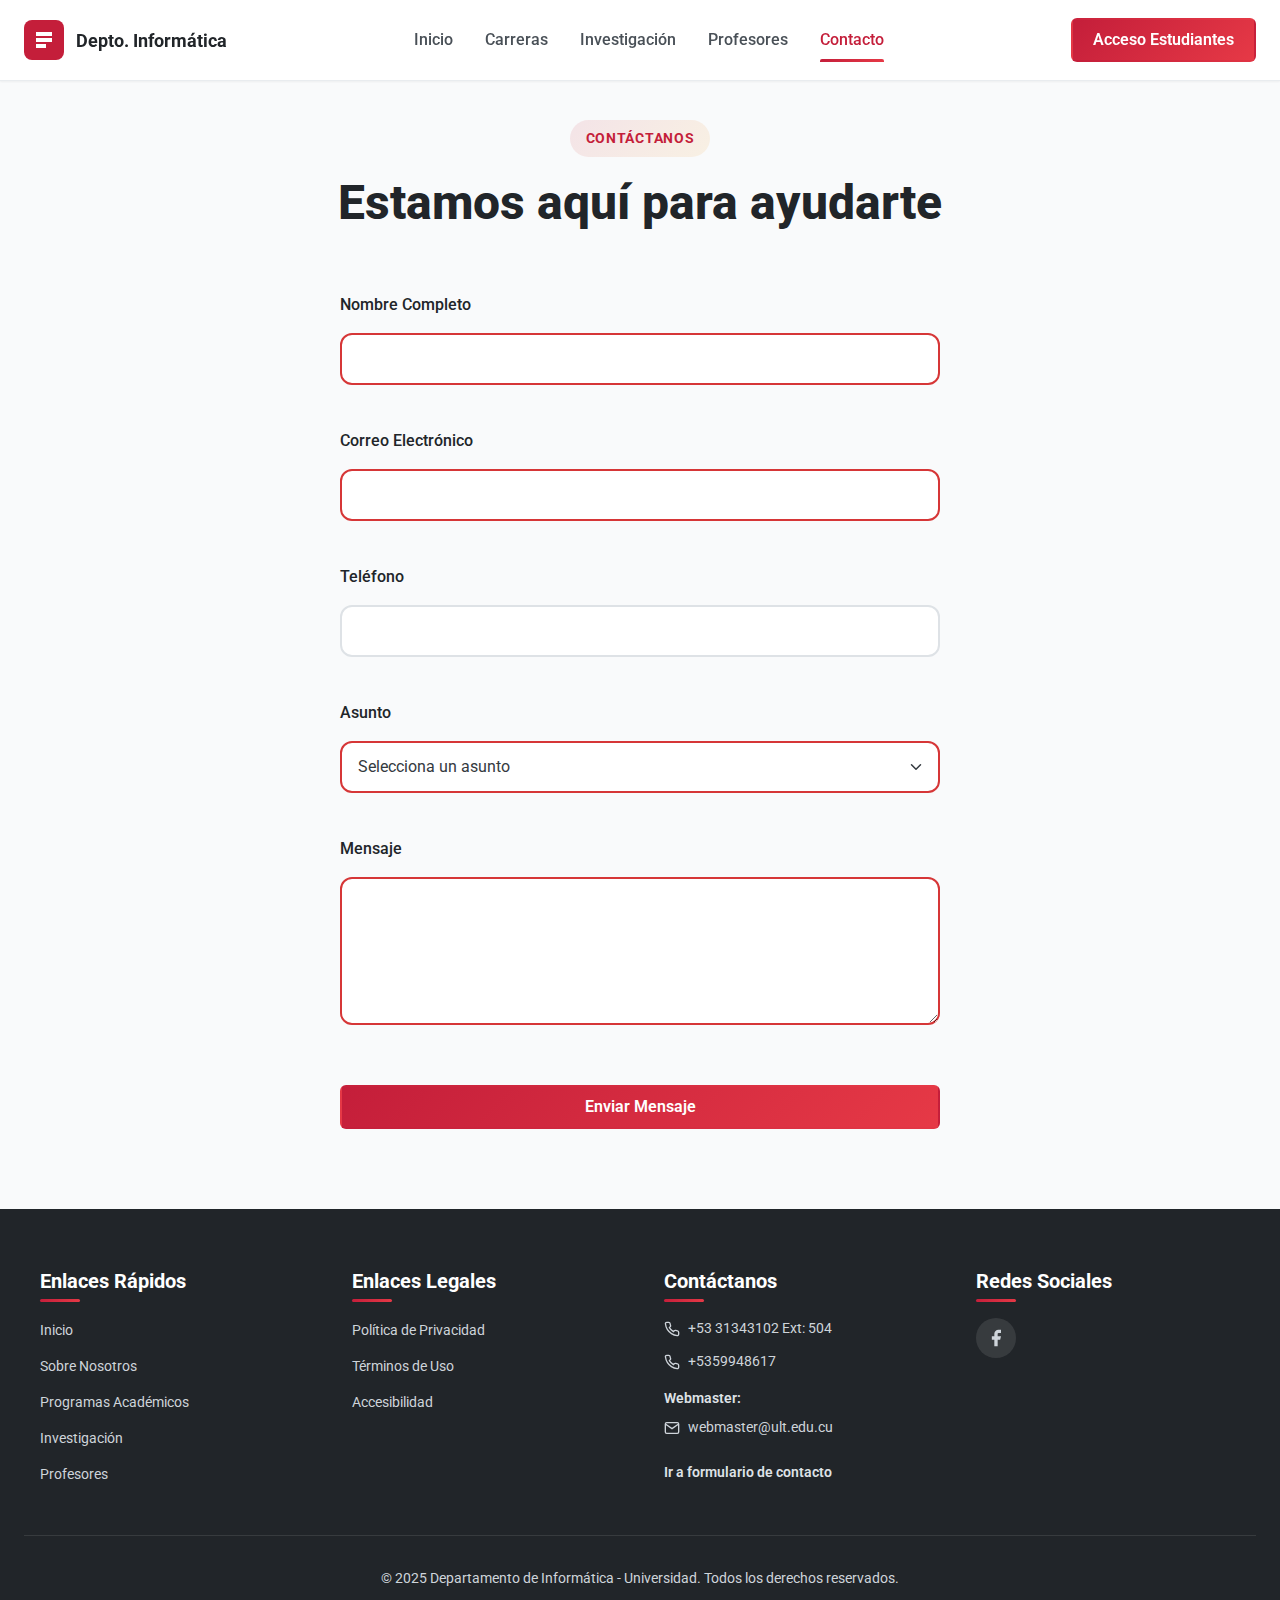
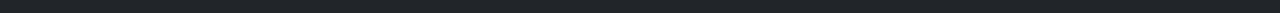
<file: formulario-contacto.html>
<!DOCTYPE html>
<html lang="es">
<head>
    <meta charset="UTF-8">
    <meta name="viewport" content="width=device-width, initial-scale=1.0">
    <meta name="view-transition" content="same-origin">
    <title>Formulario de Contacto | Departamento de Informática</title>
    <link rel="stylesheet" href="styles-red-theme_Version1.css">
    <link rel="stylesheet" href="styles-components_Version1.css">
    <link rel="stylesheet" href="styles-forms-grid_Version1.css">
    <link rel="stylesheet" href="styles-animations-responsive_Version1.css">
    <link rel="stylesheet" href="responsive.css">
    <link rel="preconnect" href="https://fonts.googleapis.com">
    <link rel="preconnect" href="https://fonts.gstatic.com" crossorigin>
    <link href="https://fonts.googleapis.com/css2?family=Roboto:wght@300;400;500;600;700;800&family=Roboto+Slab:wght@400;600;700&display=swap" rel="stylesheet">
</head>
<body>
    <header class="header" id="header">
        <div class="container">
            <div class="header-content">
                <a href="index.html" class="logo">
                    <svg width="40" height="40" viewBox="0 0 40 40" fill="none" xmlns="http://www.w3.org/2000/svg">
                        <rect width="40" height="40" rx="8" fill="#C41E3A"/>
                        <path d="M12 12H28V16H12V12Z" fill="white"/>
                        <path d="M12 18H28V22H12V18Z" fill="white"/>
                        <path d="M12 24H22V28H12V24Z" fill="white"/>
                    </svg>
                    <span>Depto. Informática</span>
                </a>
                <nav class="nav" id="nav">
                    <a href="index.html#inicio" class="nav-link">Inicio</a>
                    <a href="index.html#carreras" class="nav-link">Carreras</a>
                    <a href="index.html#investigacion" class="nav-link">Investigación</a>
                    <a href="index.html#profesores" class="nav-link">Profesores</a>
                    <a href="index.html#contacto" class="nav-link active">Contacto</a>
                </nav>
                <button class="btn-primary">Acceso Estudiantes</button>
                <button class="menu-toggle" id="menuToggle">
                    <span></span>
                    <span></span>
                    <span></span>
                </button>
            </div>
        </div>
    </header>

    <section class="contact" style="padding: 120px 0 80px;">
        <div class="container">
            <div class="section-header" style="text-align: center; margin-bottom: 60px;">
                <span class="section-label">Contáctanos</span>
                <h2 class="section-title">Estamos aquí para ayudarte</h2>
            </div>
            
            <div style="max-width: 600px; margin: 0 auto;">
                <form class="contact-form" id="contactForm">
                    <div class="form-group">
                        <label for="name">Nombre Completo</label>
                        <input type="text" id="name" name="name" class="form-control" required>
                    </div>
                    <div class="form-group">
                        <label for="email">Correo Electrónico</label>
                        <input type="email" id="email" name="email" class="form-control" required>
                    </div>
                    <div class="form-group">
                        <label for="phone">Teléfono</label>
                        <input type="tel" id="phone" name="phone" class="form-control">
                    </div>
                    <div class="form-group">
                        <label for="subject">Asunto</label>
                        <select id="subject" name="subject" class="form-control" required>
                            <option value="">Selecciona un asunto</option>
                            <option value="admision">Información de Admisión</option>
                            <option value="programas">Programas Académicos</option>
                            <option value="investigacion">Proyectos de Investigación</option>
                            <option value="otro">Otro</option>
                        </select>
                    </div>
                    <div class="form-group">
                        <label for="message">Mensaje</label>
                        <textarea id="message" name="message" rows="5" class="form-control" required></textarea>
                    </div>
                    <button type="submit" class="btn-submit">Enviar Mensaje</button>
                </form>
            </div>
        </div>
    </section>

    <footer class="footer">
        <div class="container">
            <div class="footer-content">
                <div class="footer-column">
                    <h4 class="footer-title">Enlaces Rápidos</h4>
                    <ul class="footer-links">
                        <li><a href="index.html#inicio">Inicio</a></li>
                        <li><a href="index.html#sobre-nosotros">Sobre Nosotros</a></li>
                        <li><a href="index.html#carreras">Programas Académicos</a></li>
                        <li><a href="index.html#investigacion">Investigación</a></li>
                        <li><a href="index.html#profesores">Profesores</a></li>
                    </ul>
                </div>

                <div class="footer-column">
                    <h4 class="footer-title">Enlaces Legales</h4>
                    <ul class="footer-links">
                        <li><a href="politica-privacidad.html">Política de Privacidad</a></li>
                        <li><a href="terminos-uso.html">Términos de Uso</a></li>
                        <li><a href="accesibilidad.html">Accesibilidad</a></li>
                    </ul>
                </div>

                <div class="footer-column">
                    <h4 class="footer-title">Contáctanos</h4>
                    <div class="footer-contact">
                        <ul class="footer-links">
                            <li>
                                <svg width="16" height="16" viewBox="0 0 24 24" fill="none" stroke="currentColor" stroke-width="2" style="display: inline-block; vertical-align: middle; margin-right: 8px;">
                                    <path d="M22 16.92v3a2 2 0 0 1-2.18 2 19.79 19.79 0 0 1-8.63-3.07 19.5 19.5 0 0 1-6-6 19.79 19.79 0 0 1-3.07-8.67A2 2 0 0 1 4.11 2h3a2 2 0 0 1 2 1.72 12.84 12.84 0 0 0 .7 2.81 2 2 0 0 1-.45 2.11L8.09 9.91a16 16 0 0 0 6 6l1.27-1.27a2 2 0 0 1 2.11-.45 12.84 12.84 0 0 0 2.81.7A2 2 0 0 1 22 16.92z"/>
                                </svg>
                                +53 31343102 Ext: 504
                            </li>
                            <li>
                                <svg width="16" height="16" viewBox="0 0 24 24" fill="none" stroke="currentColor" stroke-width="2" style="display: inline-block; vertical-align: middle; margin-right: 8px;">
                                    <path d="M22 16.92v3a2 2 0 0 1-2.18 2 19.79 19.79 0 0 1-8.63-3.07 19.5 19.5 0 0 1-6-6 19.79 19.79 0 0 1-3.07-8.67A2 2 0 0 1 4.11 2h3a2 2 0 0 1 2 1.72 12.84 12.84 0 0 0 .7 2.81 2 2 0 0 1-.45 2.11L8.09 9.91a16 16 0 0 0 6 6l1.27-1.27a2 2 0 0 1 2.11-.45 12.84 12.84 0 0 0 2.81.7A2 2 0 0 1 22 16.92z"/>
                                </svg>
                                +5359948617
                            </li>
                        </ul>
                        <p class="footer-contact-subtitle" style="margin-top: 16px;">Webmaster:</p>
                        <ul class="footer-links">
                            <li>
                                <svg width="16" height="16" viewBox="0 0 24 24" fill="none" stroke="currentColor" stroke-width="2" style="display: inline-block; vertical-align: middle; margin-right: 8px;">
                                    <path d="M4 4h16c1.1 0 2 .9 2 2v12c0 1.1-.9 2-2 2H4c-1.1 0-2-.9-2-2V6c0-1.1.9-2 2-2z"/>
                                    <polyline points="22,6 12,13 2,6"/>
                                </svg>
                                <a href="mailto:webmaster@ult.edu.cu">webmaster@ult.edu.cu</a>
                            </li>
                        </ul>
                        <div style="margin-top: 20px;">
                            <a href="formulario-contacto.html" class="footer-contact-link">Ir a formulario de contacto</a>
                        </div>
                    </div>
                </div>

                <div class="footer-column">
                    <h4 class="footer-title">Redes Sociales</h4>
                    <div class="footer-social-column">
                        <a href="#" class="social-icon" aria-label="Facebook">
                            <svg width="20" height="20" viewBox="0 0 24 24" fill="currentColor">
                                <path d="M18 2h-3a5 5 0 0 0-5 5v3H7v4h3v8h4v-8h3l1-4h-4V7a1 1 0 0 1 1-1h3z"/>
                            </svg>
                        </a>
                    </div>
                </div>
            </div>

            <div class="footer-bottom">
                <p>&copy; 2025 Departamento de Informática - Universidad. Todos los derechos reservados.</p>
            </div>
        </div>
    </footer>

    <script src="script.js"></script>
</body>
</html>
</file>
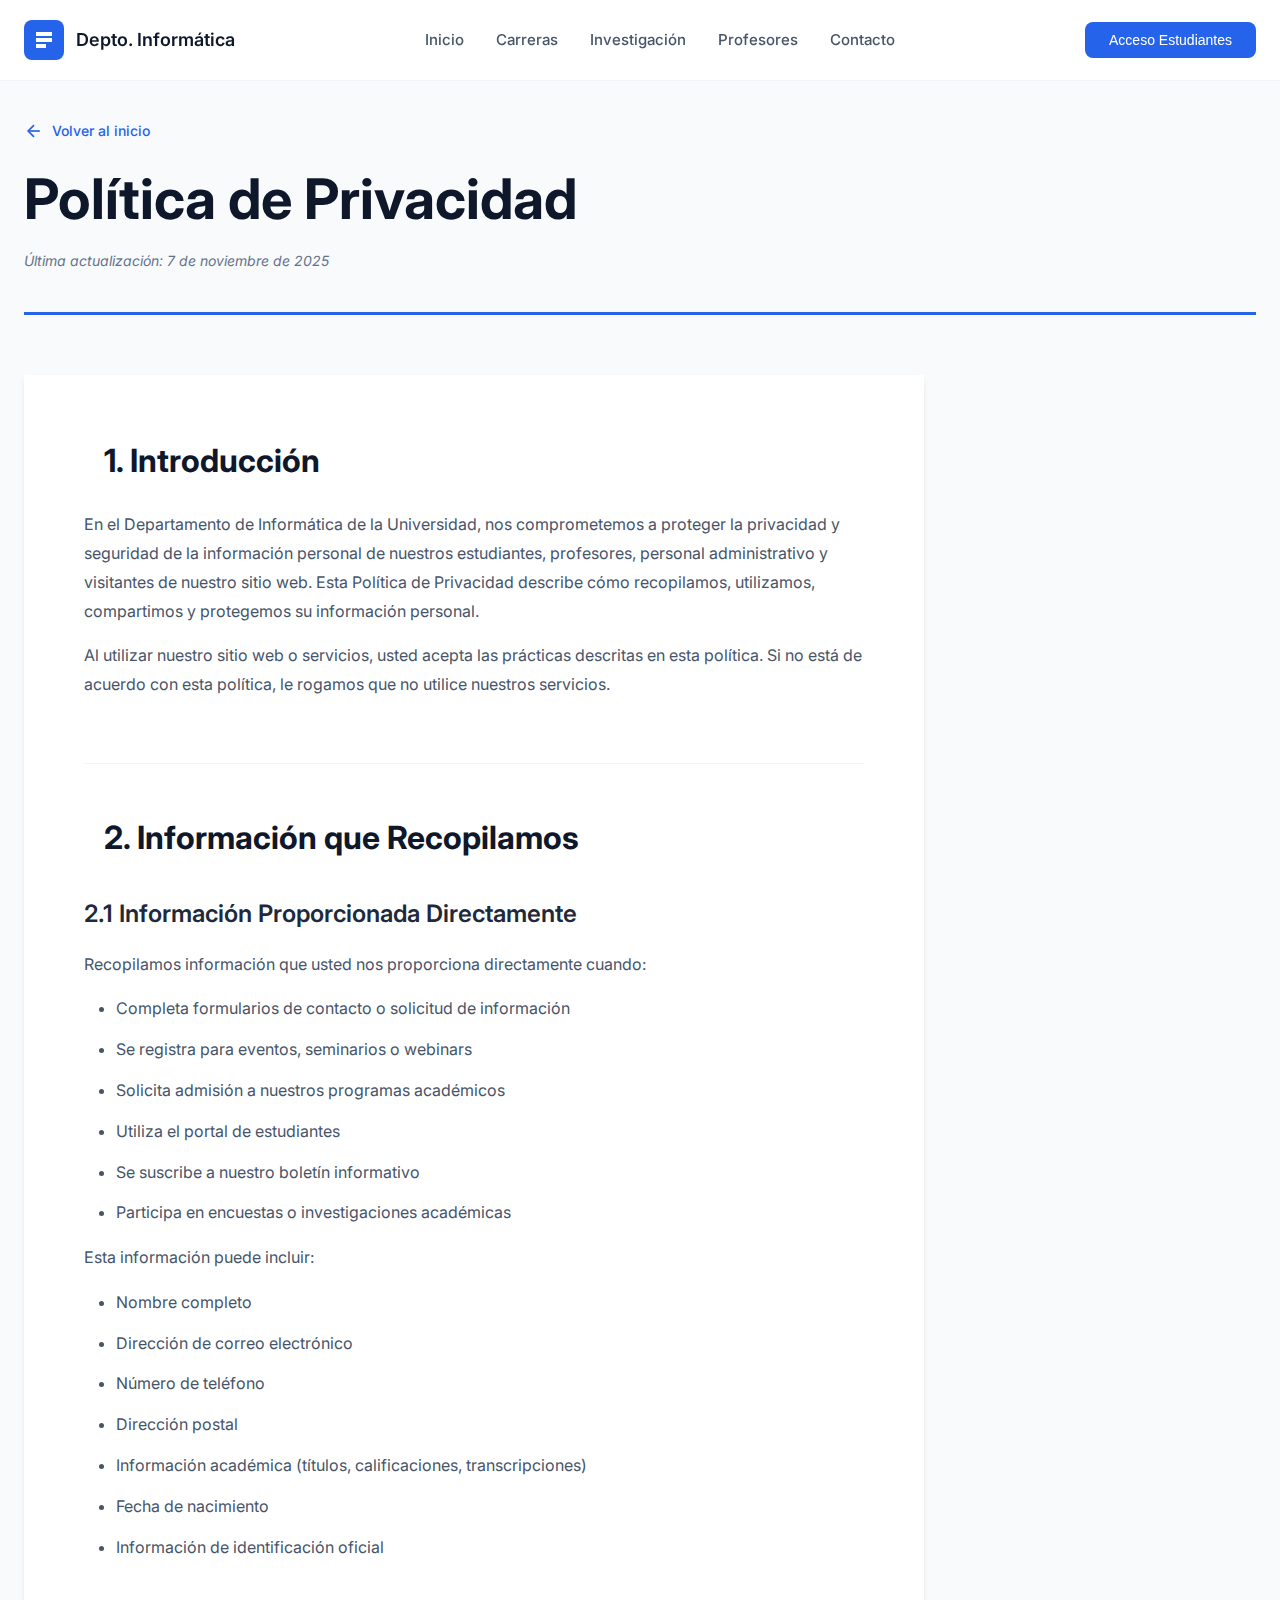
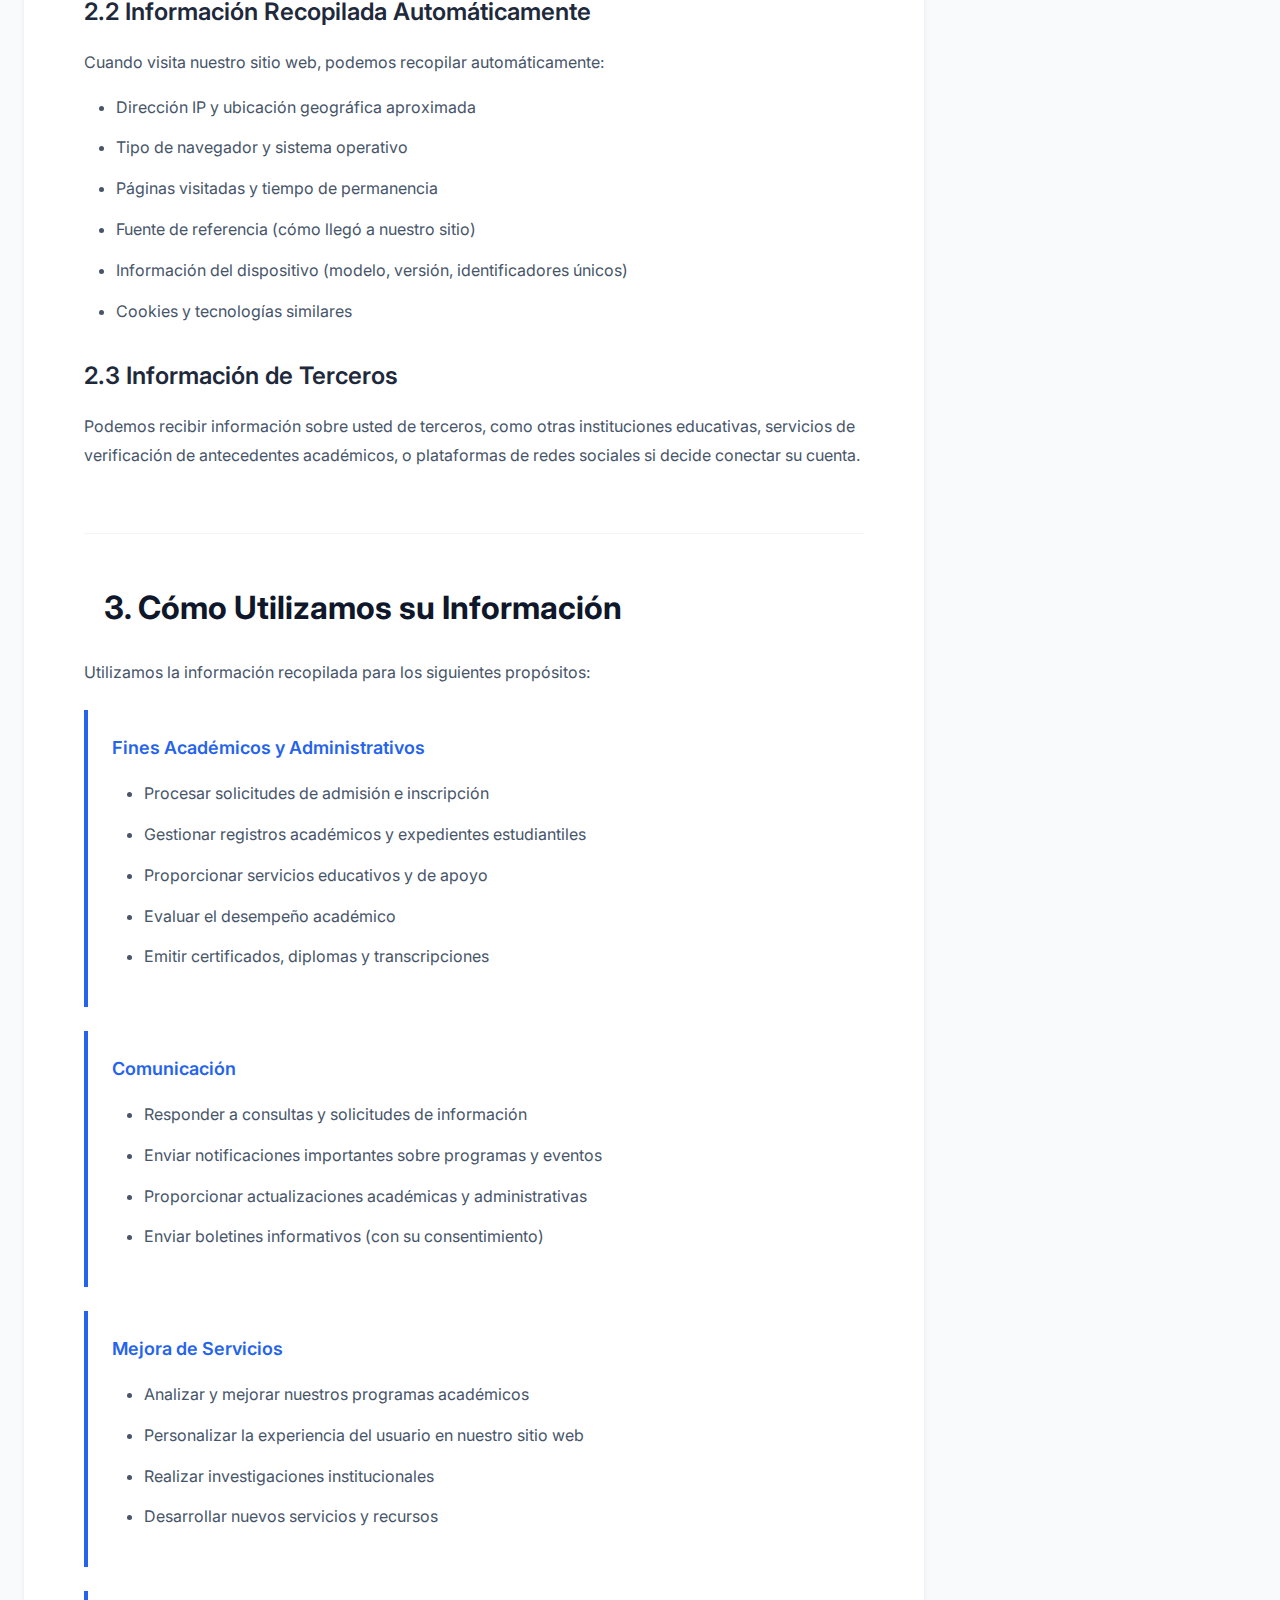
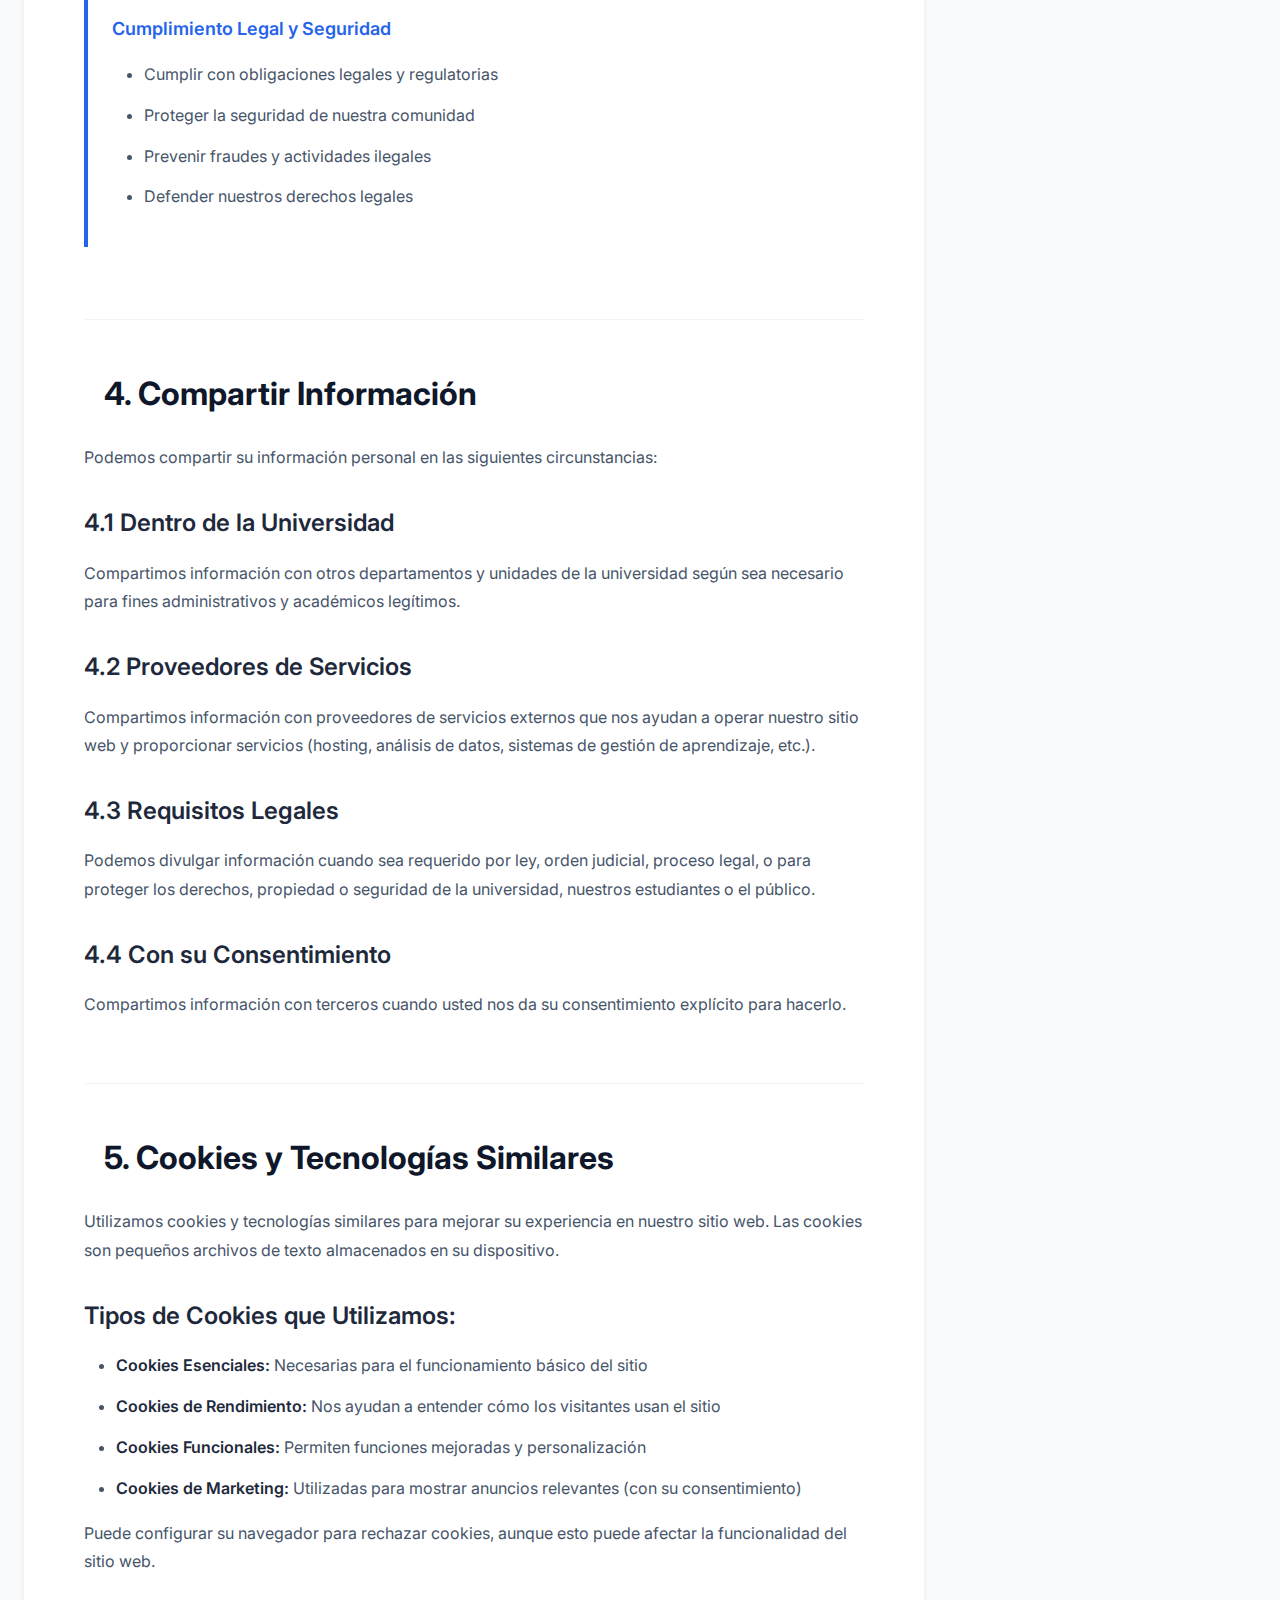
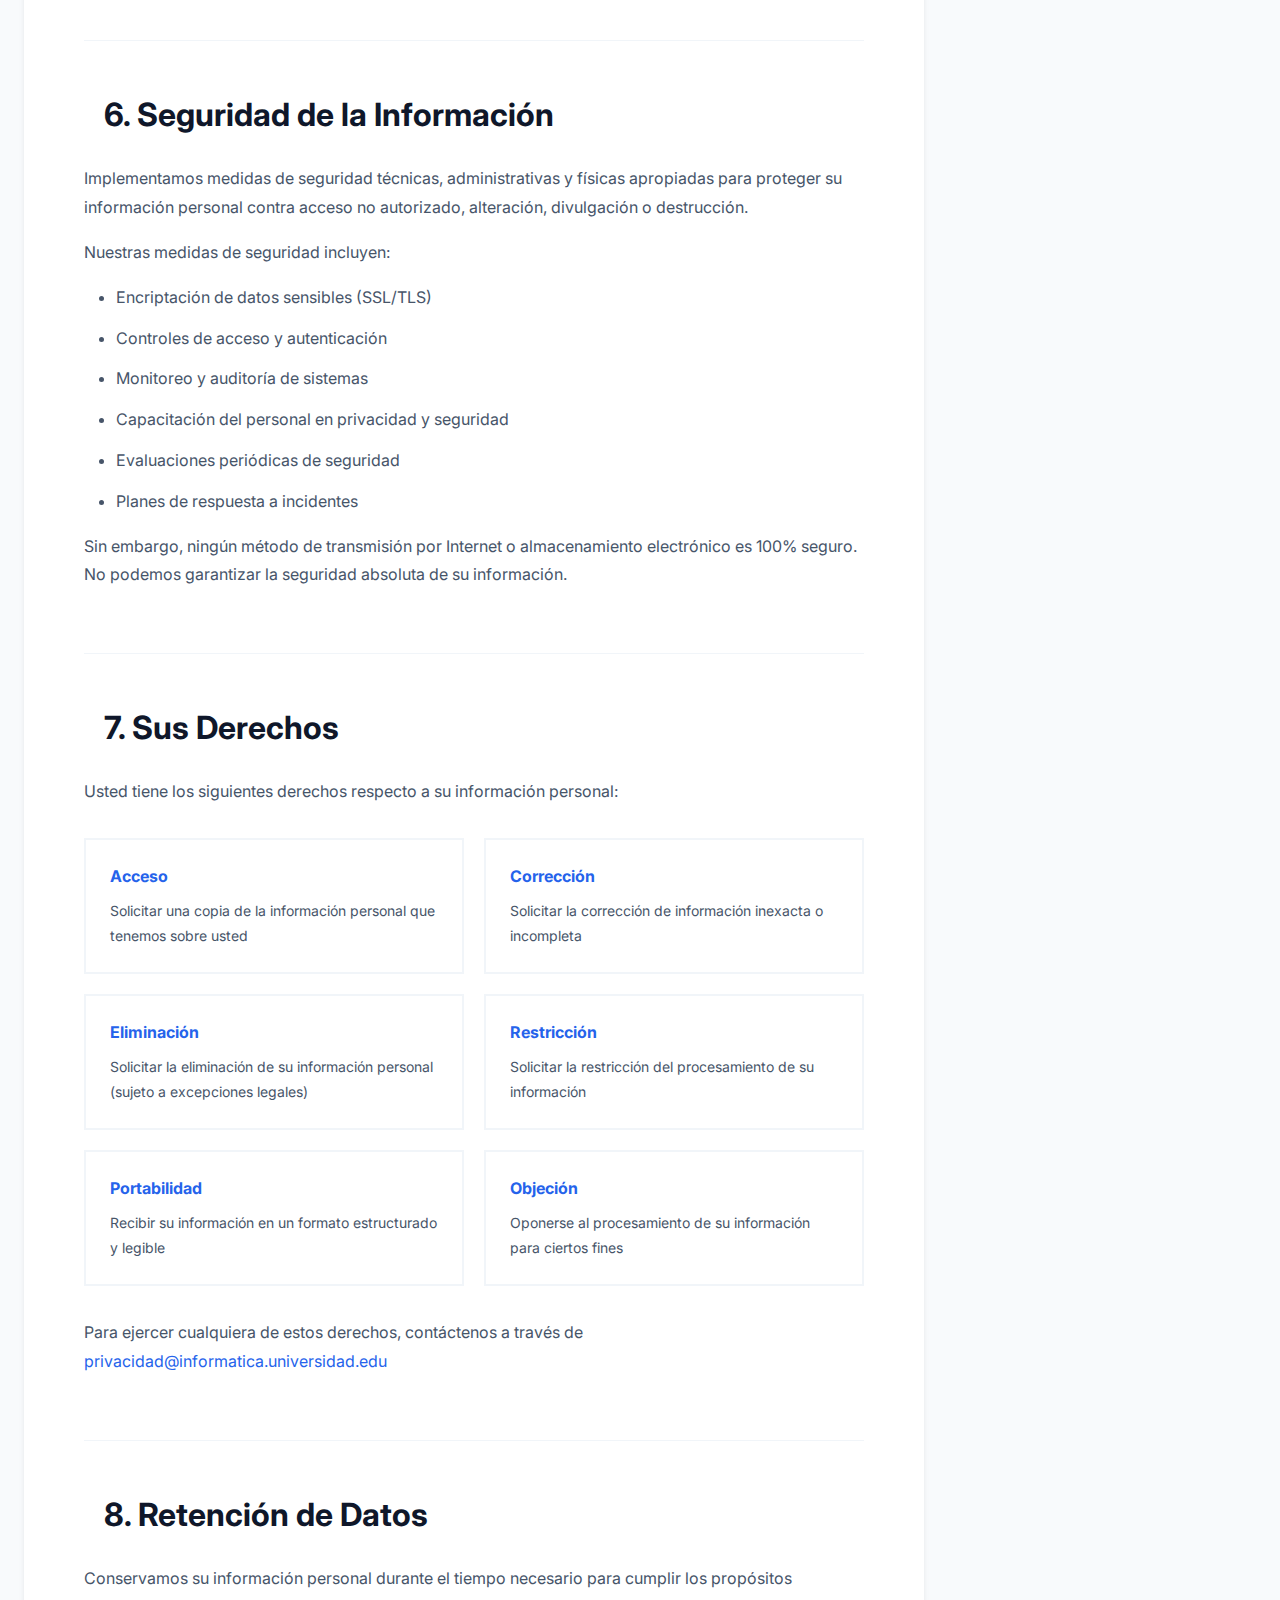
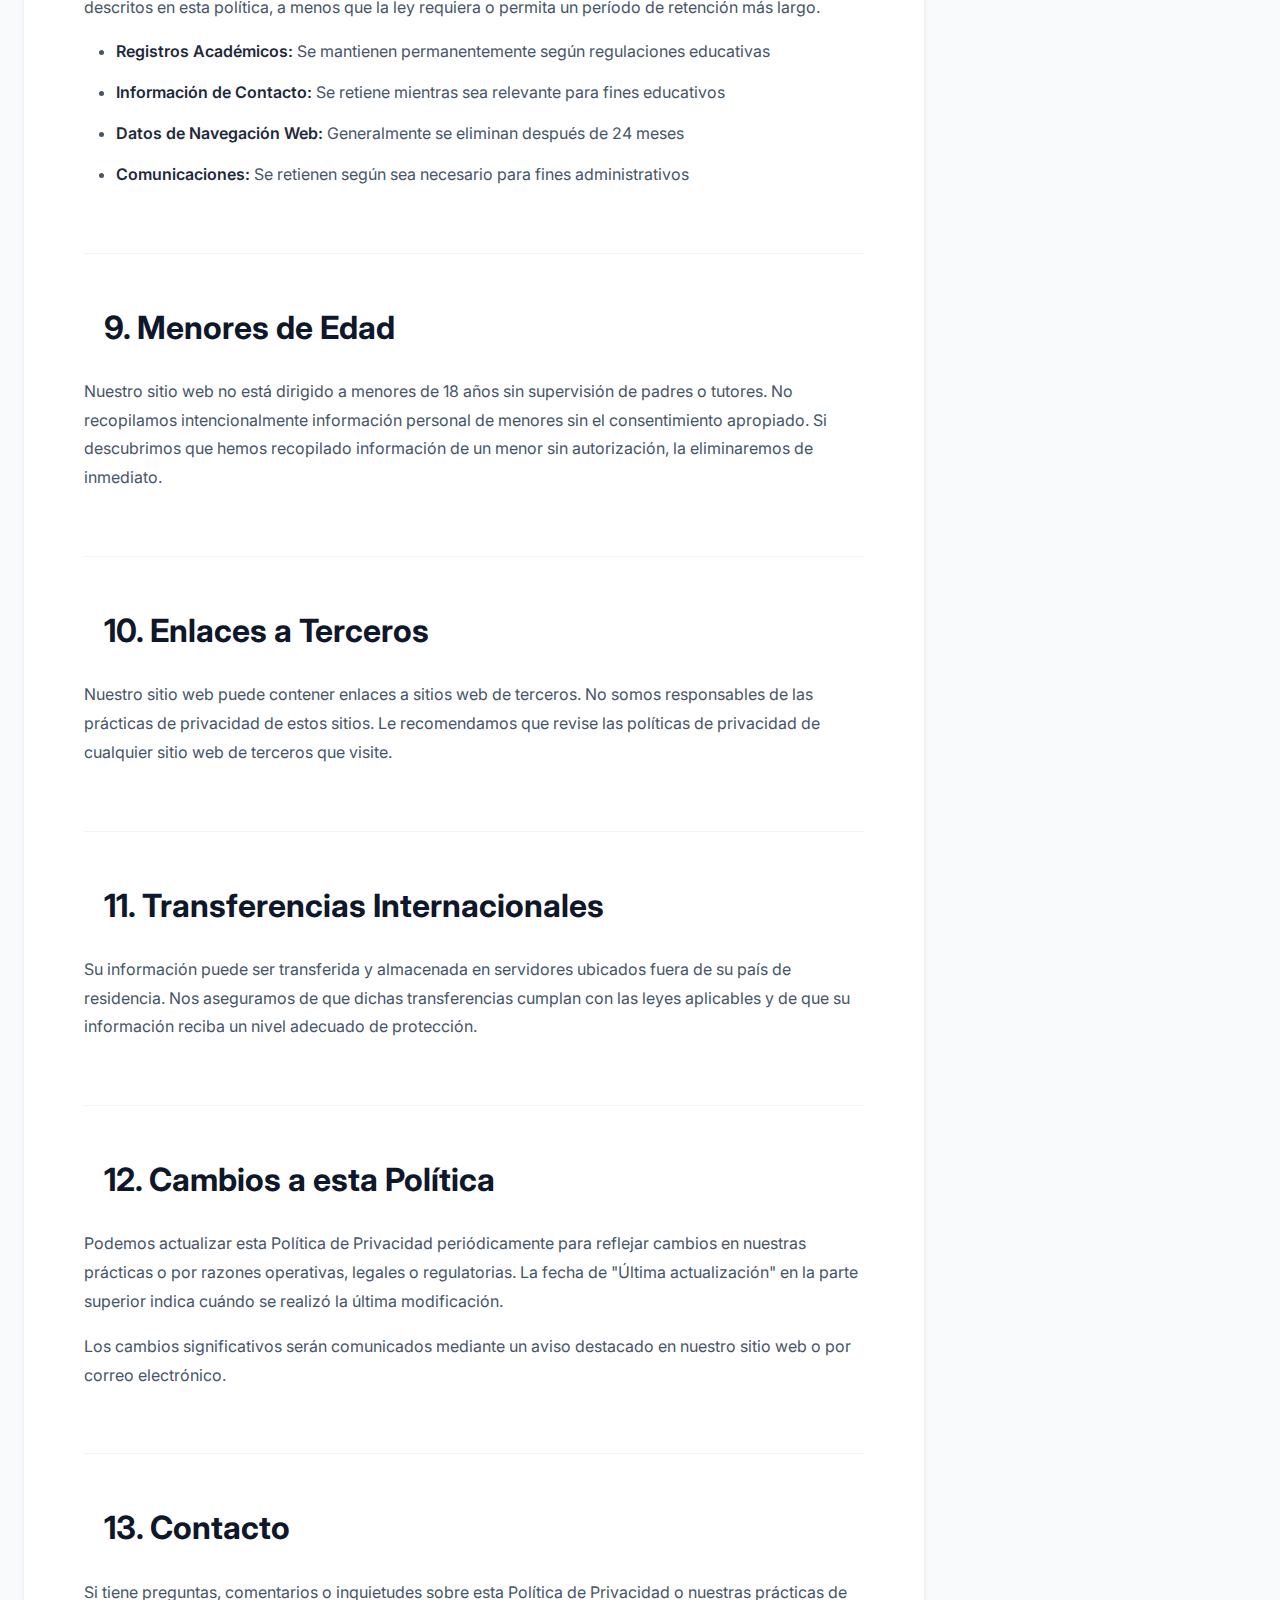
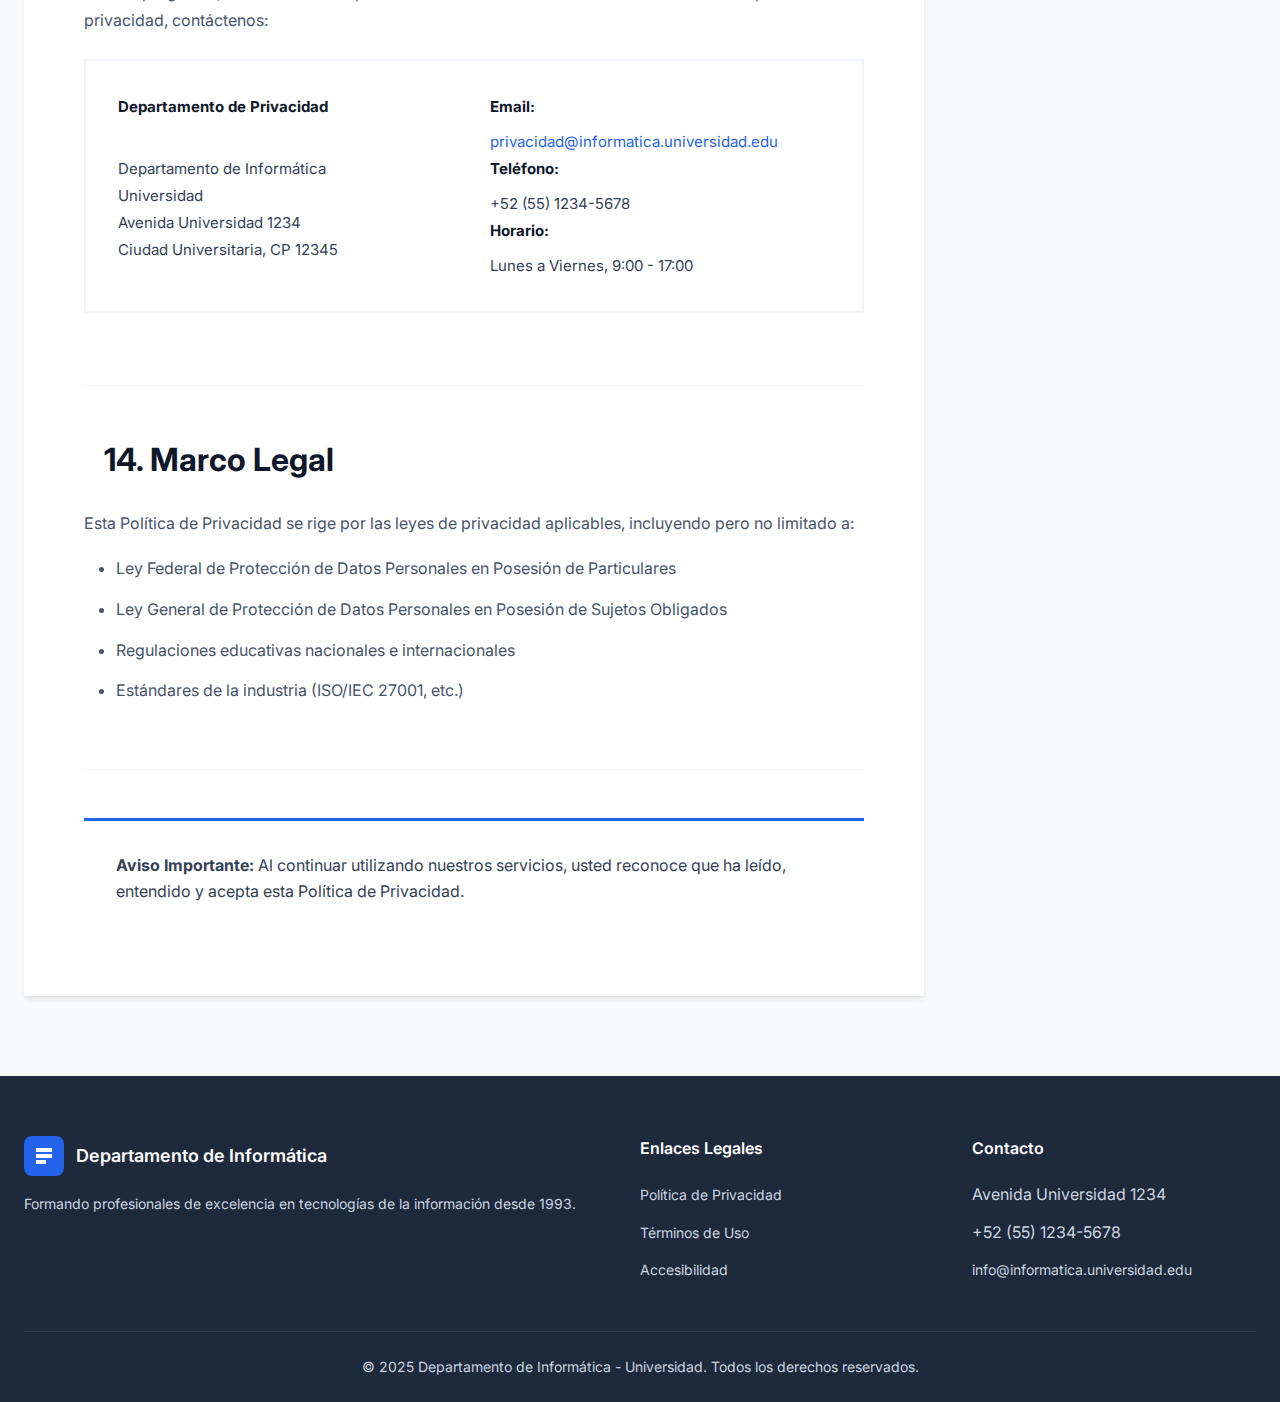
<file: politica-privacidad.html>
<!DOCTYPE html>
<html lang="es">
<head>
    <meta charset="UTF-8">
    <meta name="viewport" content="width=device-width, initial-scale=1.0">
    <title>Política de Privacidad | Departamento de Informática</title>
    <link rel="stylesheet" href="styles.css">
    <link rel="stylesheet" href="legal-pages.css">
    <link rel="preconnect" href="https://fonts.googleapis.com">
    <link rel="preconnect" href="https://fonts.gstatic.com" crossorigin>
    <link href="https://fonts.googleapis.com/css2?family=Inter:wght@300;400;500;600;700&display=swap" rel="stylesheet">
</head>
<body>
    <!-- Header -->
    <header class="header" id="header">
        <div class="container">
            <div class="header-content">
                <a href="index.html" class="logo">
                    <svg width="40" height="40" viewBox="0 0 40 40" fill="none" xmlns="http://www.w3.org/2000/svg">
                        <rect width="40" height="40" rx="8" fill="#2563EB"/>
                        <path d="M12 12H28V16H12V12Z" fill="white"/>
                        <path d="M12 18H28V22H12V18Z" fill="white"/>
                        <path d="M12 24H22V28H12V24Z" fill="white"/>
                    </svg>
                    <span>Depto. Informática</span>
                </a>
                <nav class="nav" id="nav">
                    <a href="index.html#inicio" class="nav-link">Inicio</a>
                    <a href="index.html#carreras" class="nav-link">Carreras</a>
                    <a href="index.html#investigacion" class="nav-link">Investigación</a>
                    <a href="index.html#profesores" class="nav-link">Profesores</a>
                    <a href="index.html#contacto" class="nav-link">Contacto</a>
                </nav>
                <button class="btn-primary">Acceso Estudiantes</button>
                <button class="menu-toggle" id="menuToggle">
                    <span></span>
                    <span></span>
                    <span></span>
                </button>
            </div>
        </div>
    </header>

    <!-- Legal Content -->
    <main class="legal-page">
        <div class="container">
            <div class="legal-header">
                <a href="index.html" class="back-link">
                    <svg width="20" height="20" viewBox="0 0 24 24" fill="none" stroke="currentColor" stroke-width="2">
                        <line x1="19" y1="12" x2="5" y2="12"/>
                        <polyline points="12 19 5 12 12 5"/>
                    </svg>
                    Volver al inicio
                </a>
                <h1 class="legal-title">Política de Privacidad</h1>
                <p class="legal-date">Última actualización: 7 de noviembre de 2025</p>
            </div>

            <div class="legal-content">
                <section class="legal-section">
                    <h2>1. Introducción</h2>
                    <p>
                        En el Departamento de Informática de la Universidad, nos comprometemos a proteger 
                        la privacidad y seguridad de la información personal de nuestros estudiantes, 
                        profesores, personal administrativo y visitantes de nuestro sitio web. Esta Política 
                        de Privacidad describe cómo recopilamos, utilizamos, compartimos y protegemos su 
                        información personal.
                    </p>
                    <p>
                        Al utilizar nuestro sitio web o servicios, usted acepta las prácticas descritas en 
                        esta política. Si no está de acuerdo con esta política, le rogamos que no utilice 
                        nuestros servicios.
                    </p>
                </section>

                <section class="legal-section">
                    <h2>2. Información que Recopilamos</h2>
                    
                    <h3>2.1 Información Proporcionada Directamente</h3>
                    <p>Recopilamos información que usted nos proporciona directamente cuando:</p>
                    <ul>
                        <li>Completa formularios de contacto o solicitud de información</li>
                        <li>Se registra para eventos, seminarios o webinars</li>
                        <li>Solicita admisión a nuestros programas académicos</li>
                        <li>Utiliza el portal de estudiantes</li>
                        <li>Se suscribe a nuestro boletín informativo</li>
                        <li>Participa en encuestas o investigaciones académicas</li>
                    </ul>
                    <p>Esta información puede incluir:</p>
                    <ul>
                        <li>Nombre completo</li>
                        <li>Dirección de correo electrónico</li>
                        <li>Número de teléfono</li>
                        <li>Dirección postal</li>
                        <li>Información académica (títulos, calificaciones, transcripciones)</li>
                        <li>Fecha de nacimiento</li>
                        <li>Información de identificación oficial</li>
                    </ul>

                    <h3>2.2 Información Recopilada Automáticamente</h3>
                    <p>Cuando visita nuestro sitio web, podemos recopilar automáticamente:</p>
                    <ul>
                        <li>Dirección IP y ubicación geográfica aproximada</li>
                        <li>Tipo de navegador y sistema operativo</li>
                        <li>Páginas visitadas y tiempo de permanencia</li>
                        <li>Fuente de referencia (cómo llegó a nuestro sitio)</li>
                        <li>Información del dispositivo (modelo, versión, identificadores únicos)</li>
                        <li>Cookies y tecnologías similares</li>
                    </ul>

                    <h3>2.3 Información de Terceros</h3>
                    <p>
                        Podemos recibir información sobre usted de terceros, como otras instituciones 
                        educativas, servicios de verificación de antecedentes académicos, o plataformas 
                        de redes sociales si decide conectar su cuenta.
                    </p>
                </section>

                <section class="legal-section">
                    <h2>3. Cómo Utilizamos su Información</h2>
                    <p>Utilizamos la información recopilada para los siguientes propósitos:</p>
                    
                    <div class="info-box">
                        <h4>Fines Académicos y Administrativos</h4>
                        <ul>
                            <li>Procesar solicitudes de admisión e inscripción</li>
                            <li>Gestionar registros académicos y expedientes estudiantiles</li>
                            <li>Proporcionar servicios educativos y de apoyo</li>
                            <li>Evaluar el desempeño académico</li>
                            <li>Emitir certificados, diplomas y transcripciones</li>
                        </ul>
                    </div>

                    <div class="info-box">
                        <h4>Comunicación</h4>
                        <ul>
                            <li>Responder a consultas y solicitudes de información</li>
                            <li>Enviar notificaciones importantes sobre programas y eventos</li>
                            <li>Proporcionar actualizaciones académicas y administrativas</li>
                            <li>Enviar boletines informativos (con su consentimiento)</li>
                        </ul>
                    </div>

                    <div class="info-box">
                        <h4>Mejora de Servicios</h4>
                        <ul>
                            <li>Analizar y mejorar nuestros programas académicos</li>
                            <li>Personalizar la experiencia del usuario en nuestro sitio web</li>
                            <li>Realizar investigaciones institucionales</li>
                            <li>Desarrollar nuevos servicios y recursos</li>
                        </ul>
                    </div>

                    <div class="info-box">
                        <h4>Cumplimiento Legal y Seguridad</h4>
                        <ul>
                            <li>Cumplir con obligaciones legales y regulatorias</li>
                            <li>Proteger la seguridad de nuestra comunidad</li>
                            <li>Prevenir fraudes y actividades ilegales</li>
                            <li>Defender nuestros derechos legales</li>
                        </ul>
                    </div>
                </section>

                <section class="legal-section">
                    <h2>4. Compartir Información</h2>
                    <p>Podemos compartir su información personal en las siguientes circunstancias:</p>
                    
                    <h3>4.1 Dentro de la Universidad</h3>
                    <p>
                        Compartimos información con otros departamentos y unidades de la universidad 
                        según sea necesario para fines administrativos y académicos legítimos.
                    </p>

                    <h3>4.2 Proveedores de Servicios</h3>
                    <p>
                        Compartimos información con proveedores de servicios externos que nos ayudan a 
                        operar nuestro sitio web y proporcionar servicios (hosting, análisis de datos, 
                        sistemas de gestión de aprendizaje, etc.).
                    </p>

                    <h3>4.3 Requisitos Legales</h3>
                    <p>
                        Podemos divulgar información cuando sea requerido por ley, orden judicial, 
                        proceso legal, o para proteger los derechos, propiedad o seguridad de la 
                        universidad, nuestros estudiantes o el público.
                    </p>

                    <h3>4.4 Con su Consentimiento</h3>
                    <p>
                        Compartimos información con terceros cuando usted nos da su consentimiento 
                        explícito para hacerlo.
                    </p>
                </section>

                <section class="legal-section">
                    <h2>5. Cookies y Tecnologías Similares</h2>
                    <p>
                        Utilizamos cookies y tecnologías similares para mejorar su experiencia en 
                        nuestro sitio web. Las cookies son pequeños archivos de texto almacenados 
                        en su dispositivo.
                    </p>
                    
                    <h3>Tipos de Cookies que Utilizamos:</h3>
                    <ul>
                        <li><strong>Cookies Esenciales:</strong> Necesarias para el funcionamiento básico del sitio</li>
                        <li><strong>Cookies de Rendimiento:</strong> Nos ayudan a entender cómo los visitantes usan el sitio</li>
                        <li><strong>Cookies Funcionales:</strong> Permiten funciones mejoradas y personalización</li>
                        <li><strong>Cookies de Marketing:</strong> Utilizadas para mostrar anuncios relevantes (con su consentimiento)</li>
                    </ul>
                    
                    <p>
                        Puede configurar su navegador para rechazar cookies, aunque esto puede 
                        afectar la funcionalidad del sitio web.
                    </p>
                </section>

                <section class="legal-section">
                    <h2>6. Seguridad de la Información</h2>
                    <p>
                        Implementamos medidas de seguridad técnicas, administrativas y físicas 
                        apropiadas para proteger su información personal contra acceso no autorizado, 
                        alteración, divulgación o destrucción.
                    </p>
                    <p>Nuestras medidas de seguridad incluyen:</p>
                    <ul>
                        <li>Encriptación de datos sensibles (SSL/TLS)</li>
                        <li>Controles de acceso y autenticación</li>
                        <li>Monitoreo y auditoría de sistemas</li>
                        <li>Capacitación del personal en privacidad y seguridad</li>
                        <li>Evaluaciones periódicas de seguridad</li>
                        <li>Planes de respuesta a incidentes</li>
                    </ul>
                    <p>
                        Sin embargo, ningún método de transmisión por Internet o almacenamiento 
                        electrónico es 100% seguro. No podemos garantizar la seguridad absoluta 
                        de su información.
                    </p>
                </section>

                <section class="legal-section">
                    <h2>7. Sus Derechos</h2>
                    <p>Usted tiene los siguientes derechos respecto a su información personal:</p>
                    
                    <div class="rights-grid">
                        <div class="right-card">
                            <h4>Acceso</h4>
                            <p>Solicitar una copia de la información personal que tenemos sobre usted</p>
                        </div>
                        <div class="right-card">
                            <h4>Corrección</h4>
                            <p>Solicitar la corrección de información inexacta o incompleta</p>
                        </div>
                        <div class="right-card">
                            <h4>Eliminación</h4>
                            <p>Solicitar la eliminación de su información personal (sujeto a excepciones legales)</p>
                        </div>
                        <div class="right-card">
                            <h4>Restricción</h4>
                            <p>Solicitar la restricción del procesamiento de su información</p>
                        </div>
                        <div class="right-card">
                            <h4>Portabilidad</h4>
                            <p>Recibir su información en un formato estructurado y legible</p>
                        </div>
                        <div class="right-card">
                            <h4>Objeción</h4>
                            <p>Oponerse al procesamiento de su información para ciertos fines</p>
                        </div>
                    </div>

                    <p>
                        Para ejercer cualquiera de estos derechos, contáctenos a través de 
                        <a href="mailto:privacidad@informatica.universidad.edu">privacidad@informatica.universidad.edu</a>
                    </p>
                </section>

                <section class="legal-section">
                    <h2>8. Retención de Datos</h2>
                    <p>
                        Conservamos su información personal durante el tiempo necesario para cumplir 
                        los propósitos descritos en esta política, a menos que la ley requiera o 
                        permita un período de retención más largo.
                    </p>
                    <ul>
                        <li><strong>Registros Académicos:</strong> Se mantienen permanentemente según regulaciones educativas</li>
                        <li><strong>Información de Contacto:</strong> Se retiene mientras sea relevante para fines educativos</li>
                        <li><strong>Datos de Navegación Web:</strong> Generalmente se eliminan después de 24 meses</li>
                        <li><strong>Comunicaciones:</strong> Se retienen según sea necesario para fines administrativos</li>
                    </ul>
                </section>

                <section class="legal-section">
                    <h2>9. Menores de Edad</h2>
                    <p>
                        Nuestro sitio web no está dirigido a menores de 18 años sin supervisión de 
                        padres o tutores. No recopilamos intencionalmente información personal de 
                        menores sin el consentimiento apropiado. Si descubrimos que hemos recopilado 
                        información de un menor sin autorización, la eliminaremos de inmediato.
                    </p>
                </section>

                <section class="legal-section">
                    <h2>10. Enlaces a Terceros</h2>
                    <p>
                        Nuestro sitio web puede contener enlaces a sitios web de terceros. No somos 
                        responsables de las prácticas de privacidad de estos sitios. Le recomendamos 
                        que revise las políticas de privacidad de cualquier sitio web de terceros 
                        que visite.
                    </p>
                </section>

                <section class="legal-section">
                    <h2>11. Transferencias Internacionales</h2>
                    <p>
                        Su información puede ser transferida y almacenada en servidores ubicados fuera 
                        de su país de residencia. Nos aseguramos de que dichas transferencias cumplan 
                        con las leyes aplicables y de que su información reciba un nivel adecuado de 
                        protección.
                    </p>
                </section>

                <section class="legal-section">
                    <h2>12. Cambios a esta Política</h2>
                    <p>
                        Podemos actualizar esta Política de Privacidad periódicamente para reflejar 
                        cambios en nuestras prácticas o por razones operativas, legales o regulatorias. 
                        La fecha de "Última actualización" en la parte superior indica cuándo se 
                        realizó la última modificación.
                    </p>
                    <p>
                        Los cambios significativos serán comunicados mediante un aviso destacado en 
                        nuestro sitio web o por correo electrónico.
                    </p>
                </section>

                <section class="legal-section">
                    <h2>13. Contacto</h2>
                    <p>
                        Si tiene preguntas, comentarios o inquietudes sobre esta Política de Privacidad 
                        o nuestras prácticas de privacidad, contáctenos:
                    </p>
                    
                    <div class="contact-info-box">
                        <div class="contact-detail">
                            <strong>Departamento de Privacidad</strong><br>
                            Departamento de Informática<br>
                            Universidad<br>
                            Avenida Universidad 1234<br>
                            Ciudad Universitaria, CP 12345
                        </div>
                        <div class="contact-detail">
                            <strong>Email:</strong> <a href="mailto:privacidad@informatica.universidad.edu">privacidad@informatica.universidad.edu</a><br>
                            <strong>Teléfono:</strong> +52 (55) 1234-5678<br>
                            <strong>Horario:</strong> Lunes a Viernes, 9:00 - 17:00
                        </div>
                    </div>
                </section>

                <section class="legal-section">
                    <h2>14. Marco Legal</h2>
                    <p>
                        Esta Política de Privacidad se rige por las leyes de privacidad aplicables, 
                        incluyendo pero no limitado a:
                    </p>
                    <ul>
                        <li>Ley Federal de Protección de Datos Personales en Posesión de Particulares</li>
                        <li>Ley General de Protección de Datos Personales en Posesión de Sujetos Obligados</li>
                        <li>Regulaciones educativas nacionales e internacionales</li>
                        <li>Estándares de la industria (ISO/IEC 27001, etc.)</li>
                    </ul>
                </section>

                <div class="legal-footer">
                    <p><strong>Aviso Importante:</strong> Al continuar utilizando nuestros servicios, usted reconoce 
                    que ha leído, entendido y acepta esta Política de Privacidad.</p>
                </div>
            </div>
        </div>
    </main>

    <!-- Footer -->
    <footer class="footer">
        <div class="container">
            <div class="footer-content">
                <div class="footer-column">
                    <div class="footer-logo">
                        <svg width="40" height="40" viewBox="0 0 40 40" fill="none" xmlns="http://www.w3.org/2000/svg">
                            <rect width="40" height="40" rx="8" fill="#2563EB"/>
                            <path d="M12 12H28V16H12V12Z" fill="white"/>
                            <path d="M12 18H28V22H12V18Z" fill="white"/>
                            <path d="M12 24H22V28H12V24Z" fill="white"/>
                        </svg>
                        <span>Departamento de Informática</span>
                    </div>
                    <p class="footer-description">
                        Formando profesionales de excelencia en tecnologías de la información 
                        desde 1993.
                    </p>
                </div>

                <div class="footer-column">
                    <h4 class="footer-title">Enlaces Legales</h4>
                    <ul class="footer-links">
                        <li><a href="politica-privacidad.html">Política de Privacidad</a></li>
                        <li><a href="terminos-uso.html">Términos de Uso</a></li>
                        <li><a href="accesibilidad.html">Accesibilidad</a></li>
                    </ul>
                </div>

                <div class="footer-column">
                    <h4 class="footer-title">Contacto</h4>
                    <ul class="footer-links">
                        <li>Avenida Universidad 1234</li>
                        <li>+52 (55) 1234-5678</li>
                        <li><a href="mailto:info@informatica.universidad.edu">info@informatica.universidad.edu</a></li>
                    </ul>
                </div>
            </div>

            <div class="footer-bottom">
                <p>&copy; 2025 Departamento de Informática - Universidad. Todos los derechos reservados.</p>
            </div>
        </div>
    </footer>

    <script src="script.js"></script>
</body>
</html>
</file>
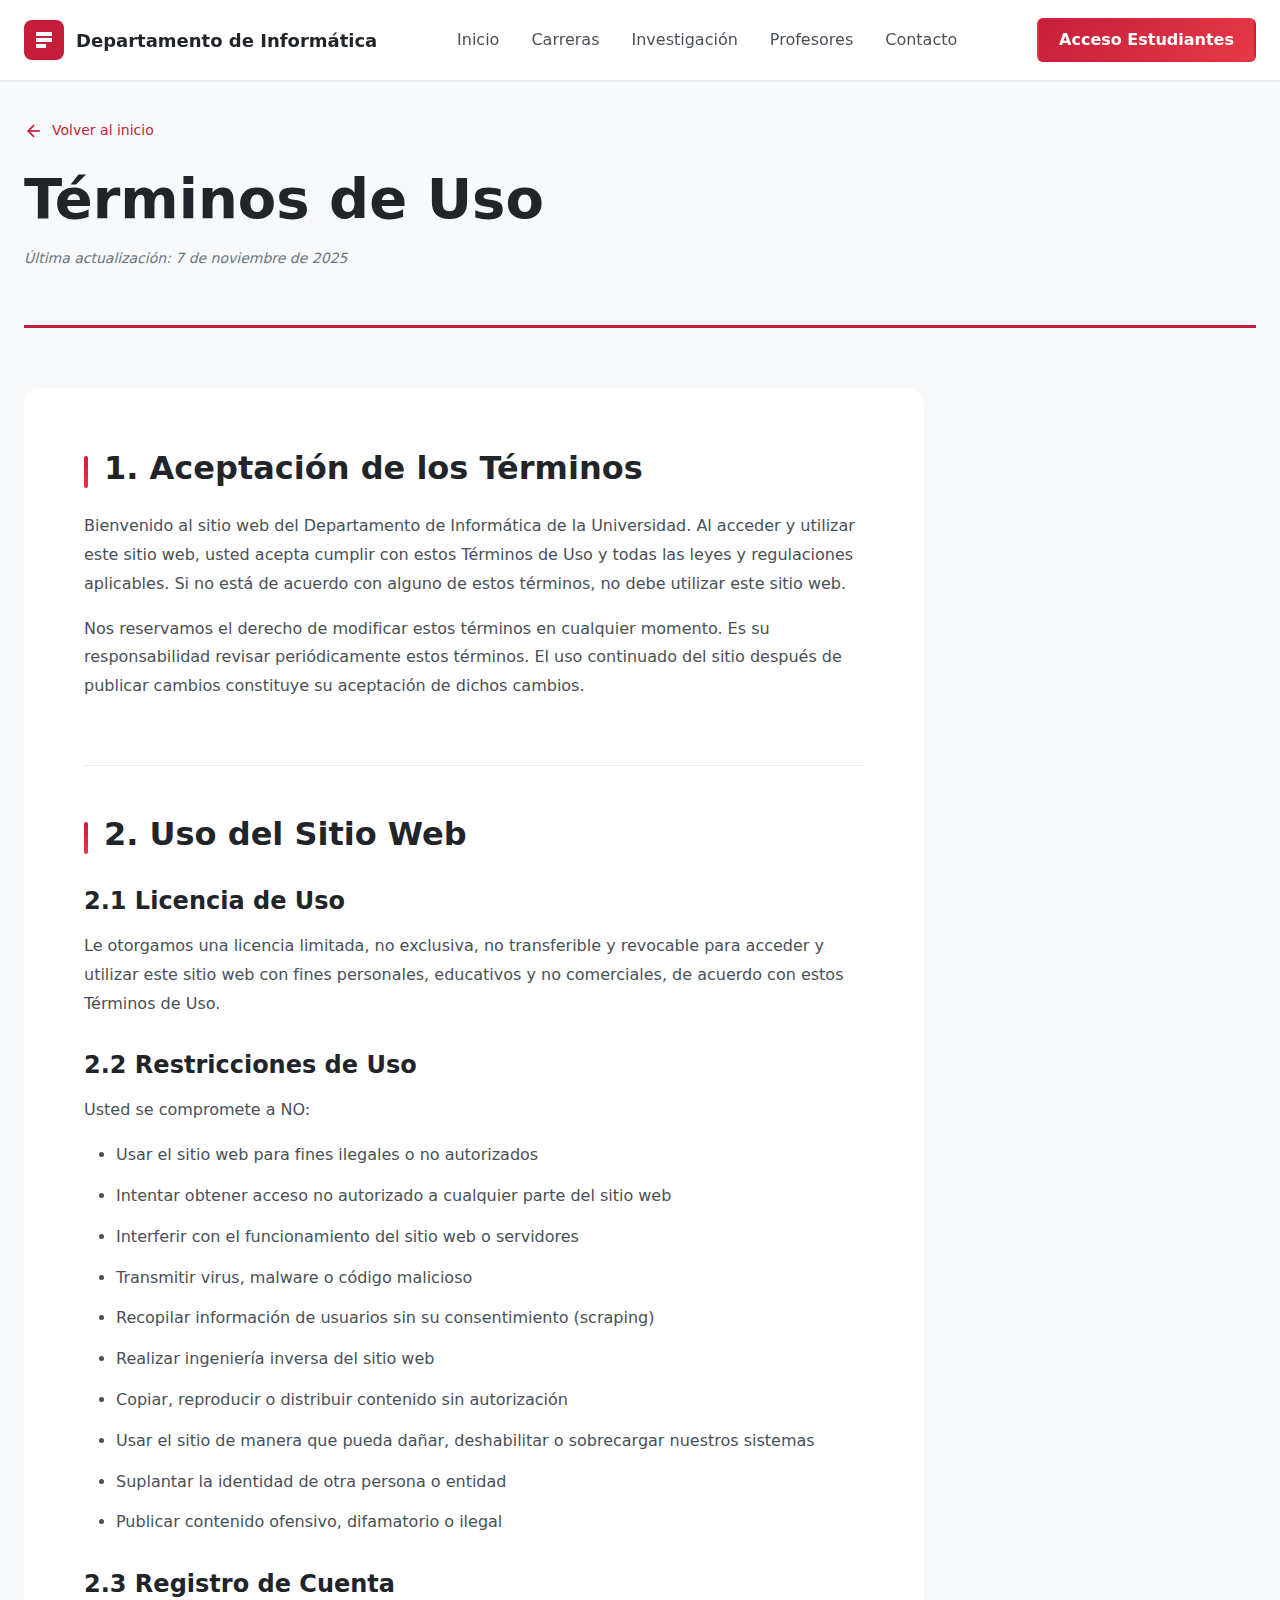
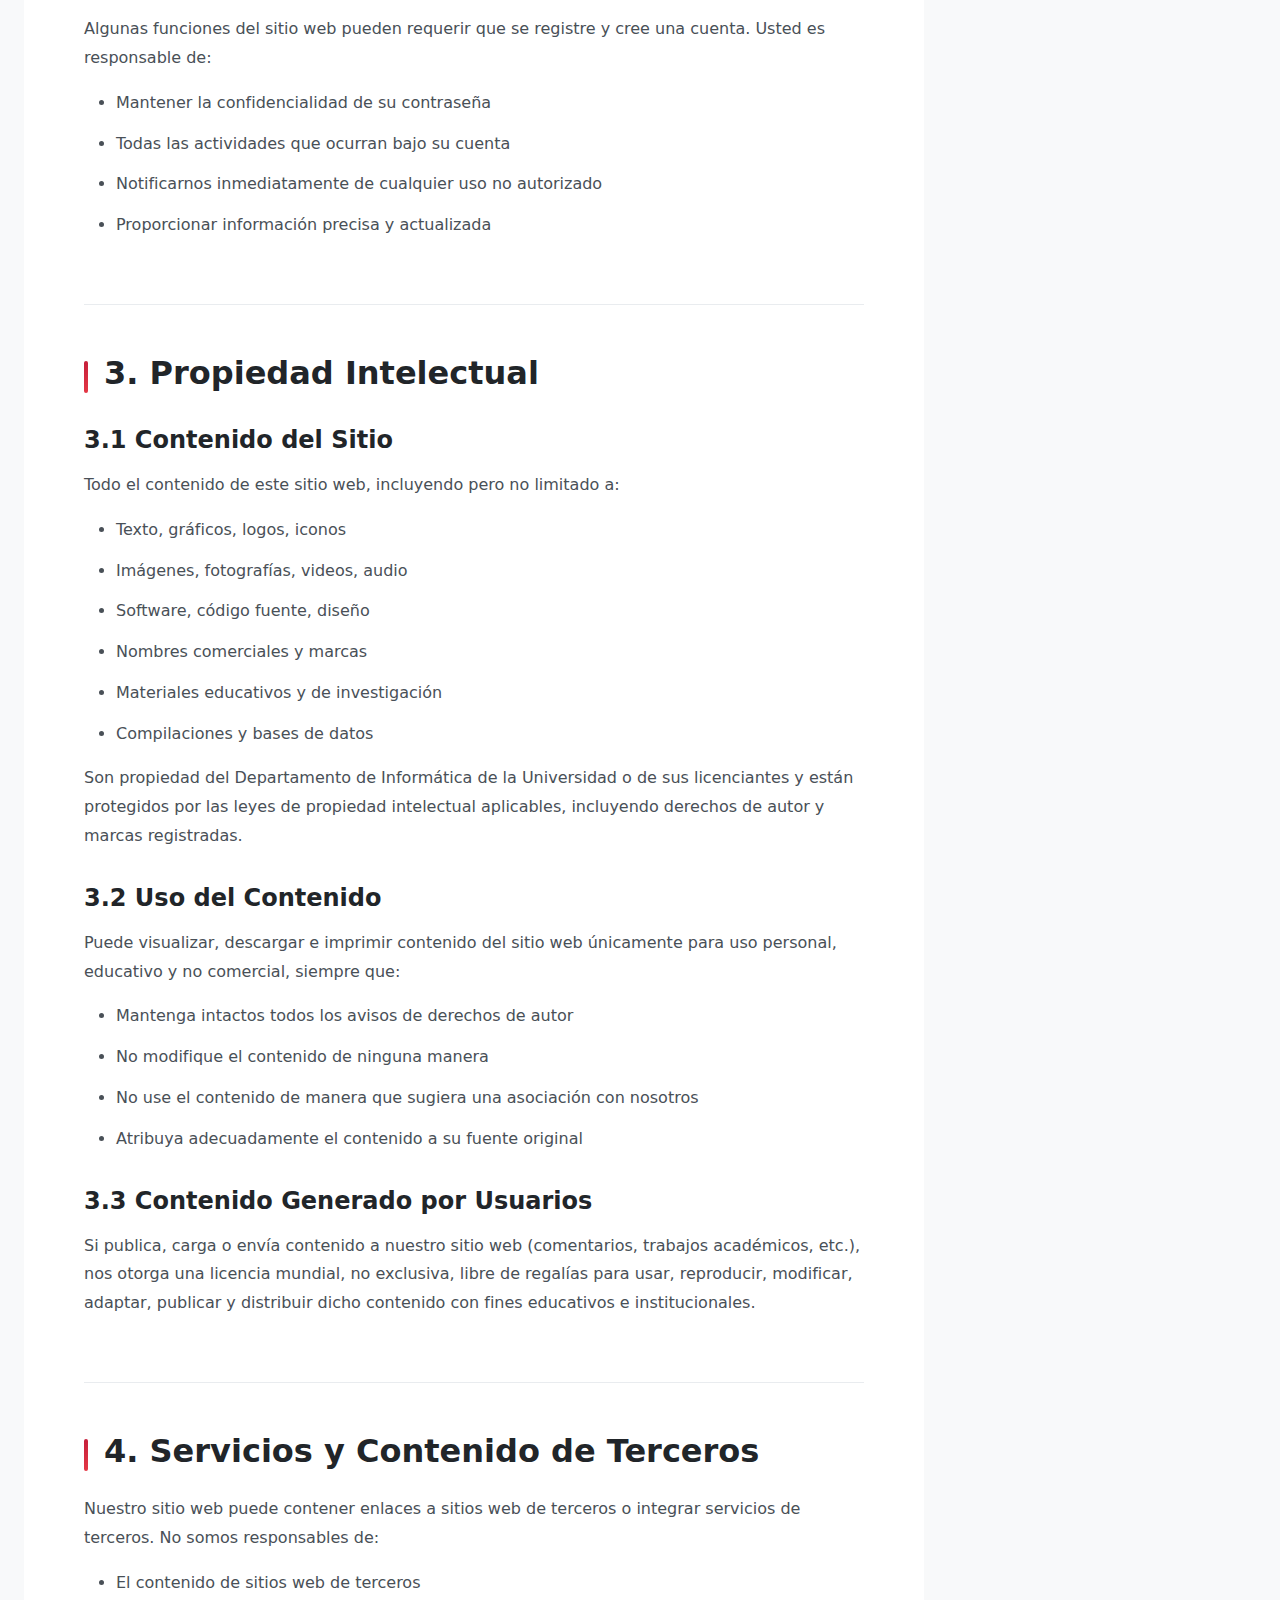
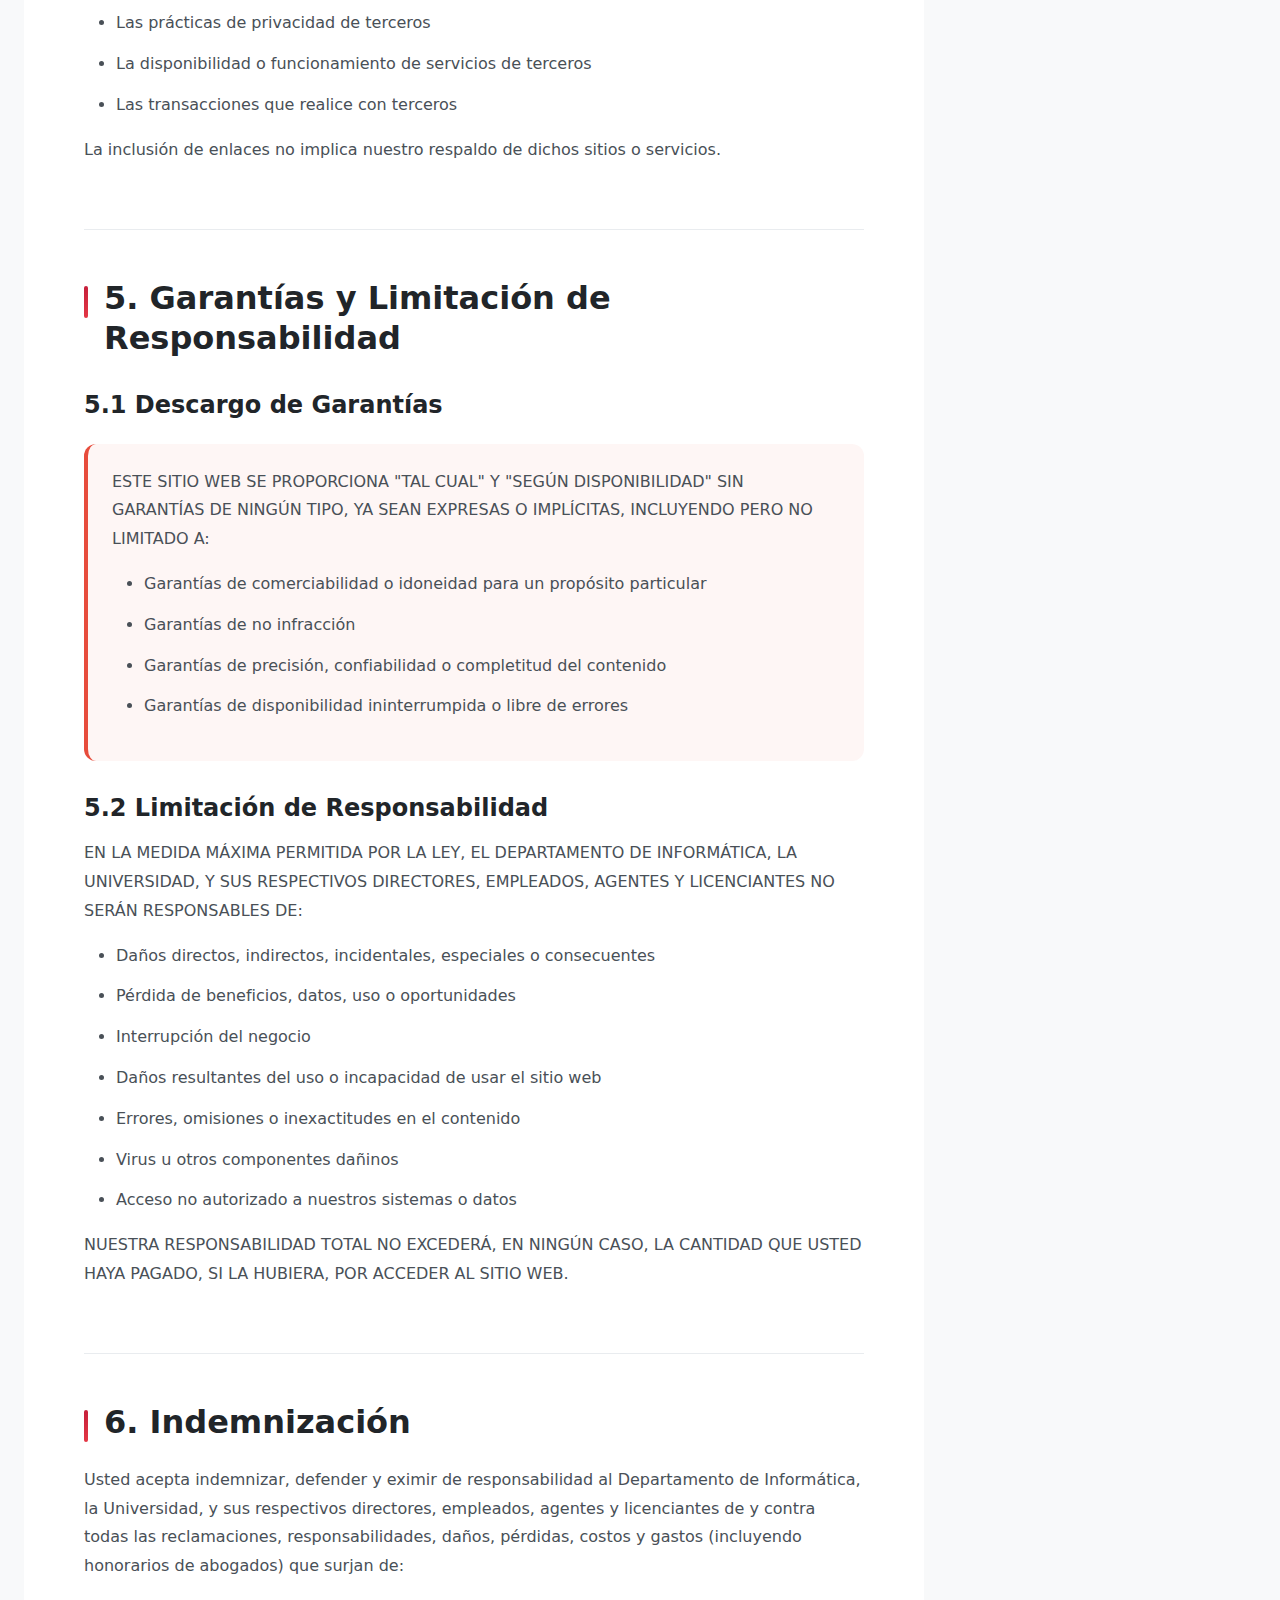
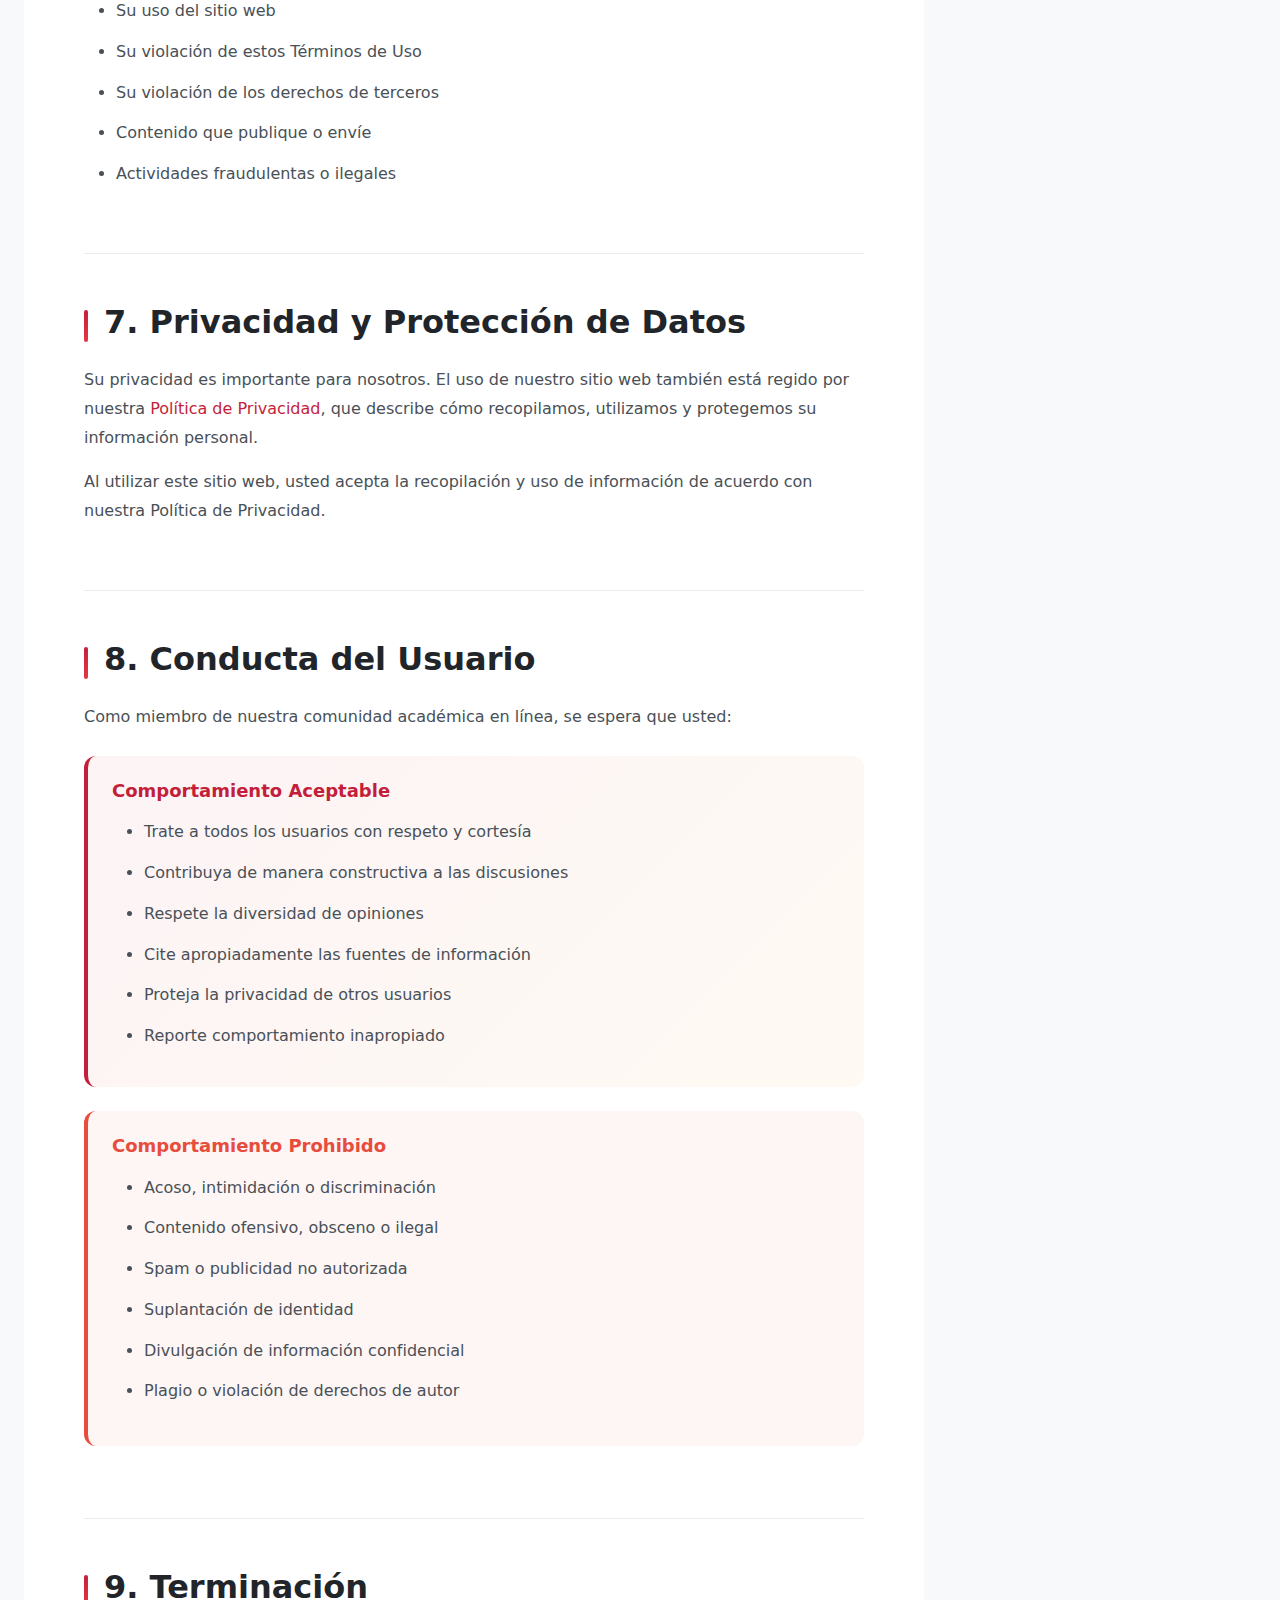
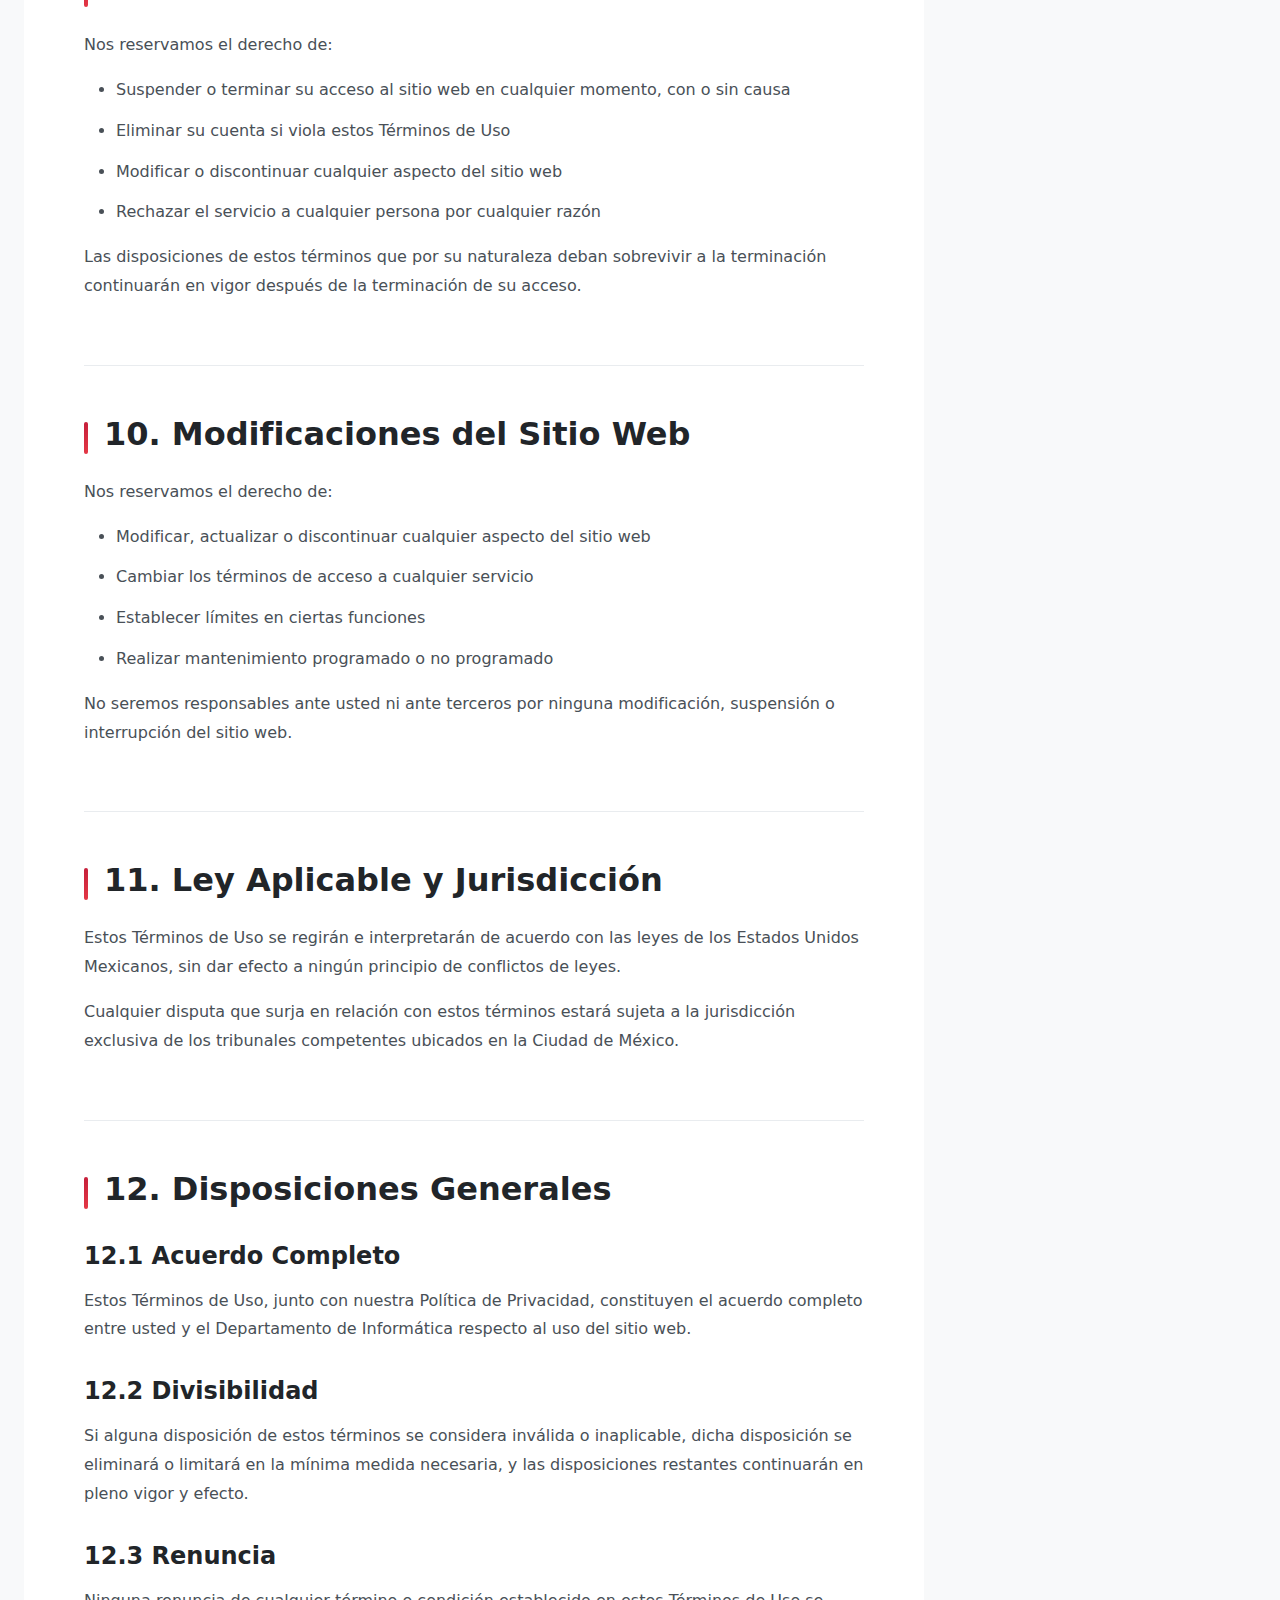
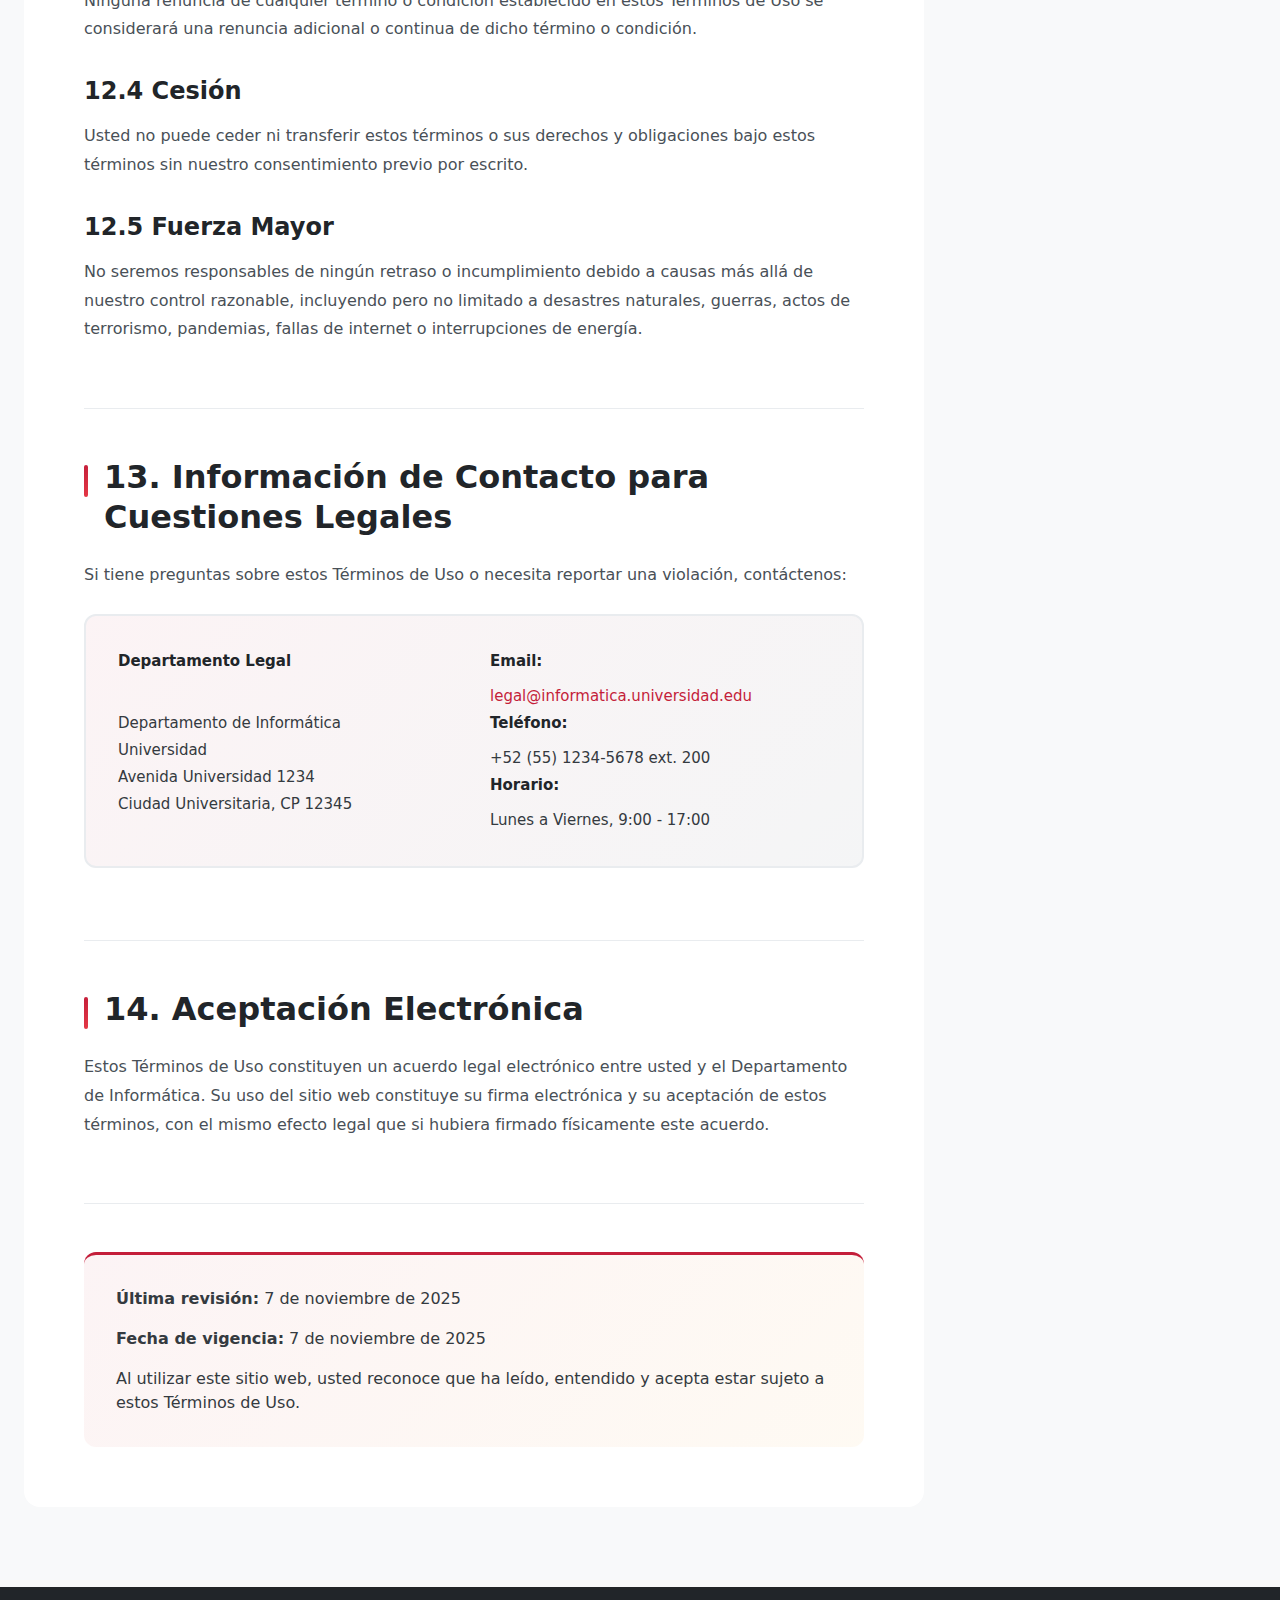
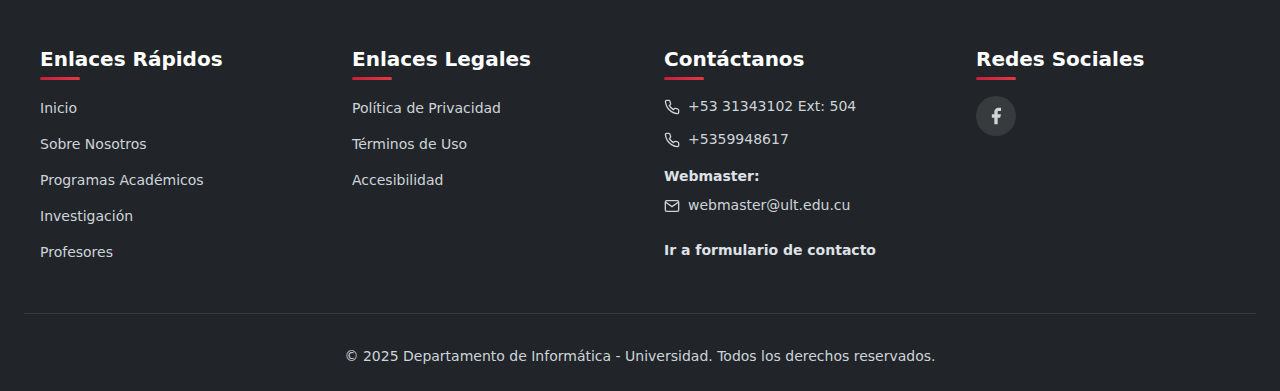
<file: terminos-uso.html>
<!DOCTYPE html>
<html lang="es">
<head>
    <meta charset="UTF-8">
    <meta name="viewport" content="width=device-width, initial-scale=1.0">
    <meta name="view-transition" content="same-origin">
    <title>Términos de Uso | Departamento de Informática</title>
     <link rel="stylesheet" href="styles-components_Version1.css">
    <link rel="stylesheet" href="styles-animations-responsive_Version1.css">
    <link rel="stylesheet" href="styles-forms-grid_Version1.css">
    <link rel="stylesheet" href="styles-red-theme_Version1.css">
    <link rel="stylesheet" href="responsive.css">
    <link rel="stylesheet" href="legal-pages.css">
    <link rel="preconnect" href="https://fonts.googleapis.com">
    <link rel="preconnect" href="https://fonts.gstatic.com" crossorigin>
    <link href="https://fonts.googleapis.com/css2?family=Inter:wght@300;400;500;600;700&display=swap" rel="stylesheet">
</head>
<body>
    <!-- Header -->
    <header class="header" id="header">
        <div class="container">
            <div class="header-content">
                <a href="index.html" class="logo">
                    <svg width="40" height="40" viewBox="0 0 40 40" fill="none" xmlns="http://www.w3.org/2000/svg">
                        <rect width="40" height="40" rx="8" fill="#2563EB"/>
                        <path d="M12 12H28V16H12V12Z" fill="white"/>
                        <path d="M12 18H28V22H12V18Z" fill="white"/>
                        <path d="M12 24H22V28H12V24Z" fill="white"/>
                    </svg>
                    <span>Departamento de Informática</span>
                </a>
                <nav class="nav" id="nav">
                    <a href="index.html#inicio" class="nav-link">Inicio</a>
                    <a href="index.html#carreras" class="nav-link">Carreras</a>
                    <a href="index.html#investigacion" class="nav-link">Investigación</a>
                    <a href="index.html#profesores" class="nav-link">Profesores</a>
                    <a href="index.html#contacto" class="nav-link">Contacto</a>
                </nav>
                <button class="btn-primary">Acceso Estudiantes</button>
                <button class="menu-toggle" id="menuToggle">
                    <span></span>
                    <span></span>
                    <span></span>
                </button>
            </div>
        </div>
    </header>

    <!-- Legal Content -->
    <main class="legal-page">
        <div class="container">
            <div class="legal-header">
                <a href="index.html" class="back-link">
                    <svg width="20" height="20" viewBox="0 0 24 24" fill="none" stroke="currentColor" stroke-width="2">
                        <line x1="19" y1="12" x2="5" y2="12"/>
                        <polyline points="12 19 5 12 12 5"/>
                    </svg>
                    Volver al inicio
                </a>
                <h1 class="legal-title">Términos de Uso</h1>
                <p class="legal-date">Última actualización: 7 de noviembre de 2025</p>
            </div>

            <div class="legal-content">
                <section class="legal-section">
                    <h2>1. Aceptación de los Términos</h2>
                    <p>
                        Bienvenido al sitio web del Departamento de Informática de la Universidad. 
                        Al acceder y utilizar este sitio web, usted acepta cumplir con estos Términos 
                        de Uso y todas las leyes y regulaciones aplicables. Si no está de acuerdo con 
                        alguno de estos términos, no debe utilizar este sitio web.
                    </p>
                    <p>
                        Nos reservamos el derecho de modificar estos términos en cualquier momento. 
                        Es su responsabilidad revisar periódicamente estos términos. El uso continuado 
                        del sitio después de publicar cambios constituye su aceptación de dichos cambios.
                    </p>
                </section>

                <section class="legal-section">
                    <h2>2. Uso del Sitio Web</h2>
                    
                    <h3>2.1 Licencia de Uso</h3>
                    <p>
                        Le otorgamos una licencia limitada, no exclusiva, no transferible y revocable 
                        para acceder y utilizar este sitio web con fines personales, educativos y 
                        no comerciales, de acuerdo con estos Términos de Uso.
                    </p>

                    <h3>2.2 Restricciones de Uso</h3>
                    <p>Usted se compromete a NO:</p>
                    <ul>
                        <li>Usar el sitio web para fines ilegales o no autorizados</li>
                        <li>Intentar obtener acceso no autorizado a cualquier parte del sitio web</li>
                        <li>Interferir con el funcionamiento del sitio web o servidores</li>
                        <li>Transmitir virus, malware o código malicioso</li>
                        <li>Recopilar información de usuarios sin su consentimiento (scraping)</li>
                        <li>Realizar ingeniería inversa del sitio web</li>
                        <li>Copiar, reproducir o distribuir contenido sin autorización</li>
                        <li>Usar el sitio de manera que pueda dañar, deshabilitar o sobrecargar nuestros sistemas</li>
                        <li>Suplantar la identidad de otra persona o entidad</li>
                        <li>Publicar contenido ofensivo, difamatorio o ilegal</li>
                    </ul>

                    <h3>2.3 Registro de Cuenta</h3>
                    <p>
                        Algunas funciones del sitio web pueden requerir que se registre y cree una cuenta. 
                        Usted es responsable de:
                    </p>
                    <ul>
                        <li>Mantener la confidencialidad de su contraseña</li>
                        <li>Todas las actividades que ocurran bajo su cuenta</li>
                        <li>Notificarnos inmediatamente de cualquier uso no autorizado</li>
                        <li>Proporcionar información precisa y actualizada</li>
                    </ul>
                </section>

                <section class="legal-section">
                    <h2>3. Propiedad Intelectual</h2>
                    
                    <h3>3.1 Contenido del Sitio</h3>
                    <p>
                        Todo el contenido de este sitio web, incluyendo pero no limitado a:
                    </p>
                    <ul>
                        <li>Texto, gráficos, logos, iconos</li>
                        <li>Imágenes, fotografías, videos, audio</li>
                        <li>Software, código fuente, diseño</li>
                        <li>Nombres comerciales y marcas</li>
                        <li>Materiales educativos y de investigación</li>
                        <li>Compilaciones y bases de datos</li>
                    </ul>
                    <p>
                        Son propiedad del Departamento de Informática de la Universidad o de sus 
                        licenciantes y están protegidos por las leyes de propiedad intelectual 
                        aplicables, incluyendo derechos de autor y marcas registradas.
                    </p>

                    <h3>3.2 Uso del Contenido</h3>
                    <p>
                        Puede visualizar, descargar e imprimir contenido del sitio web únicamente 
                        para uso personal, educativo y no comercial, siempre que:
                    </p>
                    <ul>
                        <li>Mantenga intactos todos los avisos de derechos de autor</li>
                        <li>No modifique el contenido de ninguna manera</li>
                        <li>No use el contenido de manera que sugiera una asociación con nosotros</li>
                        <li>Atribuya adecuadamente el contenido a su fuente original</li>
                    </ul>

                    <h3>3.3 Contenido Generado por Usuarios</h3>
                    <p>
                        Si publica, carga o envía contenido a nuestro sitio web (comentarios, 
                        trabajos académicos, etc.), nos otorga una licencia mundial, no exclusiva, 
                        libre de regalías para usar, reproducir, modificar, adaptar, publicar y 
                        distribuir dicho contenido con fines educativos e institucionales.
                    </p>
                </section>

                <section class="legal-section">
                    <h2>4. Servicios y Contenido de Terceros</h2>
                    <p>
                        Nuestro sitio web puede contener enlaces a sitios web de terceros o integrar 
                        servicios de terceros. No somos responsables de:
                    </p>
                    <ul>
                        <li>El contenido de sitios web de terceros</li>
                        <li>Las prácticas de privacidad de terceros</li>
                        <li>La disponibilidad o funcionamiento de servicios de terceros</li>
                        <li>Las transacciones que realice con terceros</li>
                    </ul>
                    <p>
                        La inclusión de enlaces no implica nuestro respaldo de dichos sitios o servicios.
                    </p>
                </section>

                <section class="legal-section">
                    <h2>5. Garantías y Limitación de Responsabilidad</h2>
                    
                    <h3>5.1 Descargo de Garantías</h3>
                    <div class="warning-box">
                        <p>
                            ESTE SITIO WEB SE PROPORCIONA "TAL CUAL" Y "SEGÚN DISPONIBILIDAD" SIN GARANTÍAS 
                            DE NINGÚN TIPO, YA SEAN EXPRESAS O IMPLÍCITAS, INCLUYENDO PERO NO LIMITADO A:
                        </p>
                        <ul>
                            <li>Garantías de comerciabilidad o idoneidad para un propósito particular</li>
                            <li>Garantías de no infracción</li>
                            <li>Garantías de precisión, confiabilidad o completitud del contenido</li>
                            <li>Garantías de disponibilidad ininterrumpida o libre de errores</li>
                        </ul>
                    </div>

                    <h3>5.2 Limitación de Responsabilidad</h3>
                    <p>
                        EN LA MEDIDA MÁXIMA PERMITIDA POR LA LEY, EL DEPARTAMENTO DE INFORMÁTICA, LA 
                        UNIVERSIDAD, Y SUS RESPECTIVOS DIRECTORES, EMPLEADOS, AGENTES Y LICENCIANTES 
                        NO SERÁN RESPONSABLES DE:
                    </p>
                    <ul>
                        <li>Daños directos, indirectos, incidentales, especiales o consecuentes</li>
                        <li>Pérdida de beneficios, datos, uso o oportunidades</li>
                        <li>Interrupción del negocio</li>
                        <li>Daños resultantes del uso o incapacidad de usar el sitio web</li>
                        <li>Errores, omisiones o inexactitudes en el contenido</li>
                        <li>Virus u otros componentes dañinos</li>
                        <li>Acceso no autorizado a nuestros sistemas o datos</li>
                    </ul>
                    <p>
                        NUESTRA RESPONSABILIDAD TOTAL NO EXCEDERÁ, EN NINGÚN CASO, LA CANTIDAD QUE 
                        USTED HAYA PAGADO, SI LA HUBIERA, POR ACCEDER AL SITIO WEB.
                    </p>
                </section>

                <section class="legal-section">
                    <h2>6. Indemnización</h2>
                    <p>
                        Usted acepta indemnizar, defender y eximir de responsabilidad al Departamento 
                        de Informática, la Universidad, y sus respectivos directores, empleados, 
                        agentes y licenciantes de y contra todas las reclamaciones, responsabilidades, 
                        daños, pérdidas, costos y gastos (incluyendo honorarios de abogados) que 
                        surjan de:
                    </p>
                    <ul>
                        <li>Su uso del sitio web</li>
                        <li>Su violación de estos Términos de Uso</li>
                        <li>Su violación de los derechos de terceros</li>
                        <li>Contenido que publique o envíe</li>
                        <li>Actividades fraudulentas o ilegales</li>
                    </ul>
                </section>

                <section class="legal-section">
                    <h2>7. Privacidad y Protección de Datos</h2>
                    <p>
                        Su privacidad es importante para nosotros. El uso de nuestro sitio web también 
                        está regido por nuestra <a href="politica-privacidad.html">Política de Privacidad</a>, 
                        que describe cómo recopilamos, utilizamos y protegemos su información personal.
                    </p>
                    <p>
                        Al utilizar este sitio web, usted acepta la recopilación y uso de información 
                        de acuerdo con nuestra Política de Privacidad.
                    </p>
                </section>

                <section class="legal-section">
                    <h2>8. Conducta del Usuario</h2>
                    <p>
                        Como miembro de nuestra comunidad académica en línea, se espera que usted:
                    </p>
                    
                    <div class="info-box">
                        <h4>Comportamiento Aceptable</h4>
                        <ul>
                            <li>Trate a todos los usuarios con respeto y cortesía</li>
                            <li>Contribuya de manera constructiva a las discusiones</li>
                            <li>Respete la diversidad de opiniones</li>
                            <li>Cite apropiadamente las fuentes de información</li>
                            <li>Proteja la privacidad de otros usuarios</li>
                            <li>Reporte comportamiento inapropiado</li>
                        </ul>
                    </div>

                    <div class="warning-box">
                        <h4>Comportamiento Prohibido</h4>
                        <ul>
                            <li>Acoso, intimidación o discriminación</li>
                            <li>Contenido ofensivo, obsceno o ilegal</li>
                            <li>Spam o publicidad no autorizada</li>
                            <li>Suplantación de identidad</li>
                            <li>Divulgación de información confidencial</li>
                            <li>Plagio o violación de derechos de autor</li>
                        </ul>
                    </div>
                </section>

                <section class="legal-section">
                    <h2>9. Terminación</h2>
                    <p>
                        Nos reservamos el derecho de:
                    </p>
                    <ul>
                        <li>Suspender o terminar su acceso al sitio web en cualquier momento, con o sin causa</li>
                        <li>Eliminar su cuenta si viola estos Términos de Uso</li>
                        <li>Modificar o discontinuar cualquier aspecto del sitio web</li>
                        <li>Rechazar el servicio a cualquier persona por cualquier razón</li>
                    </ul>
                    <p>
                        Las disposiciones de estos términos que por su naturaleza deban sobrevivir a 
                        la terminación continuarán en vigor después de la terminación de su acceso.
                    </p>
                </section>

                <section class="legal-section">
                    <h2>10. Modificaciones del Sitio Web</h2>
                    <p>
                        Nos reservamos el derecho de:
                    </p>
                    <ul>
                        <li>Modificar, actualizar o discontinuar cualquier aspecto del sitio web</li>
                        <li>Cambiar los términos de acceso a cualquier servicio</li>
                        <li>Establecer límites en ciertas funciones</li>
                        <li>Realizar mantenimiento programado o no programado</li>
                    </ul>
                    <p>
                        No seremos responsables ante usted ni ante terceros por ninguna modificación, 
                        suspensión o interrupción del sitio web.
                    </p>
                </section>

                <section class="legal-section">
                    <h2>11. Ley Aplicable y Jurisdicción</h2>
                    <p>
                        Estos Términos de Uso se regirán e interpretarán de acuerdo con las leyes 
                        de los Estados Unidos Mexicanos, sin dar efecto a ningún principio de 
                        conflictos de leyes.
                    </p>
                    <p>
                        Cualquier disputa que surja en relación con estos términos estará sujeta a 
                        la jurisdicción exclusiva de los tribunales competentes ubicados en la 
                        Ciudad de México.
                    </p>
                </section>

                <section class="legal-section">
                    <h2>12. Disposiciones Generales</h2>
                    
                    <h3>12.1 Acuerdo Completo</h3>
                    <p>
                        Estos Términos de Uso, junto con nuestra Política de Privacidad, constituyen 
                        el acuerdo completo entre usted y el Departamento de Informática respecto al 
                        uso del sitio web.
                    </p>

                    <h3>12.2 Divisibilidad</h3>
                    <p>
                        Si alguna disposición de estos términos se considera inválida o inaplicable, 
                        dicha disposición se eliminará o limitará en la mínima medida necesaria, y 
                        las disposiciones restantes continuarán en pleno vigor y efecto.
                    </p>

                    <h3>12.3 Renuncia</h3>
                    <p>
                        Ninguna renuncia de cualquier término o condición establecido en estos Términos 
                        de Uso se considerará una renuncia adicional o continua de dicho término o condición.
                    </p>

                    <h3>12.4 Cesión</h3>
                    <p>
                        Usted no puede ceder ni transferir estos términos o sus derechos y obligaciones 
                        bajo estos términos sin nuestro consentimiento previo por escrito.
                    </p>

                    <h3>12.5 Fuerza Mayor</h3>
                    <p>
                        No seremos responsables de ningún retraso o incumplimiento debido a causas más 
                        allá de nuestro control razonable, incluyendo pero no limitado a desastres 
                        naturales, guerras, actos de terrorismo, pandemias, fallas de internet o 
                        interrupciones de energía.
                    </p>
                </section>

                <section class="legal-section">
                    <h2>13. Información de Contacto para Cuestiones Legales</h2>
                    <p>
                        Si tiene preguntas sobre estos Términos de Uso o necesita reportar una 
                        violación, contáctenos:
                    </p>
                    
                    <div class="contact-info-box">
                        <div class="contact-detail">
                            <strong>Departamento Legal</strong><br>
                            Departamento de Informática<br>
                            Universidad<br>
                            Avenida Universidad 1234<br>
                            Ciudad Universitaria, CP 12345
                        </div>
                        <div class="contact-detail">
                            <strong>Email:</strong> <a href="mailto:legal@informatica.universidad.edu">legal@informatica.universidad.edu</a><br>
                            <strong>Teléfono:</strong> +52 (55) 1234-5678 ext. 200<br>
                            <strong>Horario:</strong> Lunes a Viernes, 9:00 - 17:00
                        </div>
                    </div>
                </section>

                <section class="legal-section">
                    <h2>14. Aceptación Electrónica</h2>
                    <p>
                        Estos Términos de Uso constituyen un acuerdo legal electrónico entre usted 
                        y el Departamento de Informática. Su uso del sitio web constituye su firma 
                        electrónica y su aceptación de estos términos, con el mismo efecto legal que 
                        si hubiera firmado físicamente este acuerdo.
                    </p>
                </section>

                <div class="legal-footer">
                    <p><strong>Última revisión:</strong> 7 de noviembre de 2025</p>
                    <p><strong>Fecha de vigencia:</strong> 7 de noviembre de 2025</p>
                    <p>Al utilizar este sitio web, usted reconoce que ha leído, entendido y acepta 
                    estar sujeto a estos Términos de Uso.</p>
                </div>
            </div>
        </div>
    </main>

    <!-- Footer -->
    <footer class="footer">
        <div class="container">
            <div class="footer-content">
                <div class="footer-column">
                    <h4 class="footer-title">Enlaces Rápidos</h4>
                    <ul class="footer-links">
                        <li><a href="index.html#inicio">Inicio</a></li>
                        <li><a href="index.html#sobre-nosotros">Sobre Nosotros</a></li>
                        <li><a href="index.html#carreras">Programas Académicos</a></li>
                        <li><a href="index.html#investigacion">Investigación</a></li>
                        <li><a href="index.html#profesores">Profesores</a></li>
                    </ul>
                </div>

                <div class="footer-column">
                    <h4 class="footer-title">Enlaces Legales</h4>
                    <ul class="footer-links">
                        <li><a href="politica-privacidad.html">Política de Privacidad</a></li>
                        <li><a href="terminos-uso.html">Términos de Uso</a></li>
                        <li><a href="accesibilidad.html">Accesibilidad</a></li>
                    </ul>
                </div>

                <div class="footer-column">
                    <h4 class="footer-title">Contáctanos</h4>
                    <div class="footer-contact">
                        <ul class="footer-links">
                            <li>
                                <svg width="16" height="16" viewBox="0 0 24 24" fill="none" stroke="currentColor" stroke-width="2" style="display: inline-block; vertical-align: middle; margin-right: 8px;">
                                    <path d="M22 16.92v3a2 2 0 0 1-2.18 2 19.79 19.79 0 0 1-8.63-3.07 19.5 19.5 0 0 1-6-6 19.79 19.79 0 0 1-3.07-8.67A2 2 0 0 1 4.11 2h3a2 2 0 0 1 2 1.72 12.84 12.84 0 0 0 .7 2.81 2 2 0 0 1-.45 2.11L8.09 9.91a16 16 0 0 0 6 6l1.27-1.27a2 2 0 0 1 2.11-.45 12.84 12.84 0 0 0 2.81.7A2 2 0 0 1 22 16.92z"/>
                                </svg>
                                +53 31343102 Ext: 504
                            </li>
                            <li>
                                <svg width="16" height="16" viewBox="0 0 24 24" fill="none" stroke="currentColor" stroke-width="2" style="display: inline-block; vertical-align: middle; margin-right: 8px;">
                                    <path d="M22 16.92v3a2 2 0 0 1-2.18 2 19.79 19.79 0 0 1-8.63-3.07 19.5 19.5 0 0 1-6-6 19.79 19.79 0 0 1-3.07-8.67A2 2 0 0 1 4.11 2h3a2 2 0 0 1 2 1.72 12.84 12.84 0 0 0 .7 2.81 2 2 0 0 1-.45 2.11L8.09 9.91a16 16 0 0 0 6 6l1.27-1.27a2 2 0 0 1 2.11-.45 12.84 12.84 0 0 0 2.81.7A2 2 0 0 1 22 16.92z"/>
                                </svg>
                                +5359948617
                            </li>
                        </ul>
                        <p class="footer-contact-subtitle" style="margin-top: 16px;">Webmaster:</p>
                        <ul class="footer-links">
                            <li>
                                <svg width="16" height="16" viewBox="0 0 24 24" fill="none" stroke="currentColor" stroke-width="2" style="display: inline-block; vertical-align: middle; margin-right: 8px;">
                                    <path d="M4 4h16c1.1 0 2 .9 2 2v12c0 1.1-.9 2-2 2H4c-1.1 0-2-.9-2-2V6c0-1.1.9-2 2-2z"/>
                                    <polyline points="22,6 12,13 2,6"/>
                                </svg>
                                <a href="mailto:webmaster@ult.edu.cu">webmaster@ult.edu.cu</a>
                            </li>
                        </ul>
                        <div style="margin-top: 20px;">
                            <a href="formulario-contacto.html" class="footer-contact-link">Ir a formulario de contacto</a>
                        </div>
                    </div>
                </div>

                <div class="footer-column">
                    <h4 class="footer-title">Redes Sociales</h4>
                    <div class="footer-social-column">
                        <a href="#" class="social-icon" aria-label="Facebook">
                            <svg width="20" height="20" viewBox="0 0 24 24" fill="currentColor">
                                <path d="M18 2h-3a5 5 0 0 0-5 5v3H7v4h3v8h4v-8h3l1-4h-4V7a1 1 0 0 1 1-1h3z"/>
                            </svg>
                        </a>
                    </div>
                </div>
            </div>

            <div class="footer-bottom">
                <p>&copy; 2025 Departamento de Informática - Universidad. Todos los derechos reservados.</p>
            </div>
        </div>
    </footer>

    <script src="legal-pages.js"></script>
</body>
</html>
</file>
<file: responsive.css>
/* ===========================================
   RESPONSIVE DESIGN
   =========================================== */

/* Tablet - 1024px y menores */
@media (max-width: 1024px) {
    .container {
        padding: 0 32px;
    }

    .hero-title {
        font-size: 56px;
    }

    .hero-subtitle {
        font-size: 20px;
    }

    .section-title {
        font-size: 40px;
    }

    .footer-content {
        grid-template-columns: repeat(2, 1fr);
    }

    .contact-content {
        gap: 40px;
    }

    .project-list {
        grid-template-columns: 1fr;
    }
}

/* Tablet pequeña - 768px y menores */
@media (max-width: 768px) {
    .container {
        padding: 0 20px;
    }

    /* Header Mobile */
    .header-content {
        height: 70px;
    }

    .nav {
        position: fixed;
        top: 70px;
        left: 0;
        right: 0;
        background-color: white;
        flex-direction: column;
        padding: 24px;
        gap: 16px;
        box-shadow: 0 10px 15px -3px rgba(0, 0, 0, 0.1);
        transform: translateY(-100%);
        opacity: 0;
        visibility: hidden;
        transition: all 0.3s cubic-bezier(0.4, 0, 0.2, 1);
    }

    .nav.active {
        transform: translateY(0);
        opacity: 1;
        visibility: visible;
    }

    .nav-link {
        padding: 12px 0;
        font-size: 16px;
        border-bottom: 1px solid var(--color-gray-200);
    }

    .nav-link::after {
        display: none;
    }

    .header .btn-primary {
        display: none;
    }

    .menu-toggle {
        display: flex;
    }

    .menu-toggle.active span:nth-child(1) {
        transform: rotate(45deg) translate(6px, 6px);
    }

    .menu-toggle.active span:nth-child(2) {
        opacity: 0;
    }

    .menu-toggle.active span:nth-child(3) {
        transform: rotate(-45deg) translate(6px, -6px);
    }

    body.menu-open {
        overflow: hidden;
    }

    /* Hero */
    .hero {
        margin-top: 70px;
        min-height: 80vh;
    }

    .hero-title {
        font-size: 42px;
    }

    .hero-subtitle {
        font-size: 18px;
    }

    .btn-hero {
        padding: 14px 32px;
        font-size: 15px;
    }

    /* Sections */
    .about,
    .programs,
    .research,
    .faculty,
    .contact {
        padding: 80px 0;
    }

    .section-header {
        margin-bottom: 40px;
    }

    .section-title {
        font-size: 32px;
    }

    /* About */
    .about-content {
        gap: 40px;
    }

    .about-text {
        font-size: 16px;
    }

    .stats {
        grid-template-columns: 1fr;
    }

    .stat-card {
        padding: 28px;
    }

    /* Programs */
    .programs-grid {
        grid-template-columns: 1fr;
        gap: 24px;
    }

    /* Research */
    .research-grid {
        grid-template-columns: 1fr;
    }

    .labs-list {
        grid-template-columns: 1fr;
    }

    /* Faculty */
    .faculty-grid {
        grid-template-columns: repeat(2, 1fr);
        gap: 24px;
    }

    /* Contact */
    .contact-content {
        grid-template-columns: 1fr;
        gap: 40px;
    }

    .contact-form-wrapper {
        padding: 32px 24px;
    }

    /* Footer */
    .footer-content {
        grid-template-columns: 1fr;
        gap: 32px;
    }

    .footer-bottom {
        flex-direction: column;
        gap: 16px;
        text-align: center;
    }

    .footer-legal {
        flex-direction: column;
        gap: 12px;
    }
}

/* Mobile - 480px y menores */
@media (max-width: 480px) {
    .container {
        padding: 0 16px;
    }

    /* Logo */
    .logo span {
        font-size: 16px;
    }

    .logo svg {
        width: 36px;
        height: 36px;
    }

    /* Hero */
    .hero-content {
        padding: 40px 16px;
    }

    .hero-title {
        font-size: 32px;
    }

    .hero-subtitle {
        font-size: 16px;
    }

    .btn-hero {
        padding: 12px 24px;
        font-size: 14px;
        width: 100%;
    }

    /* Sections */
    .about,
    .programs,
    .research,
    .faculty,
    .contact {
        padding: 60px 0;
    }

    .section-label {
        font-size: 12px;
        padding: 4px 12px;
    }

    .section-title {
        font-size: 28px;
    }

    .subsection-title {
        font-size: 24px;
    }

    /* Stats */
    .stat-icon {
        width: 56px;
        height: 56px;
    }

    .stat-icon svg {
        width: 28px;
        height: 28px;
    }

    .stat-number {
        font-size: 32px;
    }

    /* Programs */
    .program-card {
        padding: 28px 20px;
    }

    .program-icon {
        width: 56px;
        height: 56px;
    }

    .program-icon svg {
        width: 40px;
        height: 40px;
    }

    .program-title {
        font-size: 20px;
    }

    .program-meta {
        flex-direction: column;
        gap: 8px;
    }

    /* Research */
    .research-item {
        padding: 24px;
    }

    .lab-card {
        padding: 20px;
    }

    .project-card {
        padding: 24px;
    }

    /* Faculty */
    .faculty-grid {
        grid-template-columns: 1fr;
    }

    .faculty-avatar {
        width: 100px;
        height: 100px;
        font-size: 28px;
    }

    /* Contact */
    .contact-item {
        flex-direction: column;
        gap: 12px;
    }

    .contact-icon {
        width: 40px;
        height: 40px;
    }

    .contact-icon svg {
        width: 20px;
        height: 20px;
    }

    .contact-form-wrapper {
        padding: 24px 20px;
    }

    .form-group input,
    .form-group select,
    .form-group textarea {
        padding: 10px 14px;
        font-size: 14px;
    }

    .btn-submit {
        width: 100%;
    }

    /* Footer */
    .footer {
        padding: 40px 0 20px;
    }

    .footer-logo {
        font-size: 16px;
    }

    .footer-logo svg {
        width: 36px;
        height: 36px;
    }

    .footer-description {
        font-size: 13px;
    }

    .footer-social {
        gap: 8px;
    }

    .social-icon {
        width: 36px;
        height: 36px;
    }

    .footer-title {
        font-size: 15px;
    }

    .footer-links a {
        font-size: 13px;
    }

    .footer-bottom {
        font-size: 12px;
    }

    /* Scroll to top button */
    .scroll-top-btn {
        width: 44px !important;
        height: 44px !important;
        bottom: 20px !important;
        right: 20px !important;
    }

    .scroll-top-btn svg {
        width: 20px;
        height: 20px;
    }
}

/* Mobile pequeño - 360px y menores */
@media (max-width: 360px) {
    .hero-title {
        font-size: 28px;
    }

    .section-title {
        font-size: 24px;
    }

    .subsection-title {
        font-size: 20px;
    }

    .program-card,
    .research-item,
    .lab-card,
    .project-card {
        padding: 20px 16px;
    }

    .stat-card {
        padding: 20px;
    }
}

/* Landscape mobile */
@media (max-height: 600px) and (orientation: landscape) {
    .hero {
        min-height: auto;
        padding: 100px 0 60px;
    }

    .hero-content {
        padding: 40px 24px;
    }

    .scroll-indicator {
        display: none;
    }
}

/* Print styles */
@media print {
    .header,
    .scroll-top-btn,
    .scroll-indicator,
    .btn-hero,
    .btn-primary,
    .menu-toggle,
    .contact-form,
    .footer-social {
        display: none !important;
    }

    .hero {
        margin-top: 0;
        min-height: auto;
        padding: 40px 0;
    }

    body {
        font-size: 12pt;
        line-height: 1.5;
    }

    .section-title {
        page-break-after: avoid;
    }

    .program-card,
    .faculty-card,
    .project-card {
        page-break-inside: avoid;
    }
}

/* High contrast mode */
@media (prefers-contrast: high) {
    .btn-primary,
    .btn-hero,
    .btn-submit {
        border: 2px solid currentColor;
    }

    .nav-link {
        text-decoration: underline;
    }

    .program-card,
    .faculty-card,
    .stat-card {
        border-width: 2px;
    }
}

/* Reduced motion */
@media (prefers-reduced-motion: reduce) {
    *,
    *::before,
    *::after {
        animation-duration: 0.01ms !important;
        animation-iteration-count: 1 !important;
        transition-duration: 0.01ms !important;
        scroll-behavior: auto !important;
    }

    .scroll-indicator,
    .wheel {
        animation: none !important;
    }
}

/* Dark mode support */
@media (prefers-color-scheme: dark) {
    /* Nota: Puedes descomentar esto si deseas soporte automático para modo oscuro */
    /*
    :root {
        --color-white: #0F172A;
        --color-dark: #F8FAFC;
        --color-gray-100: #1E293B;
        --color-gray-200: #334155;
        --color-gray-900: #F1F5F9;
    }

    .header {
        background-color: rgba(15, 23, 42, 0.95);
    }

    .hero-background {
        opacity: 0.3;
    }
    */
}
</file>
<file: legal-pages.css>
/* ===========================================
   LEGAL PAGES STYLES - TEMA ROJO
   =========================================== */

/* Legal Page Main Container */
.legal-page {
    min-height: 100vh;
    padding: 120px 0 80px;
    background-color: var(--color-gray-100);
}

/* Legal Header */
.legal-header {
    margin-bottom: 60px;
    padding-bottom: 40px;
    border-bottom: 3px solid var(--color-primary);
}

.back-link {
    display: inline-flex;
    align-items: center;
    gap: 8px;
    color: var(--color-primary);
    text-decoration: none;
    font-weight: 500;
    font-size: 14px;
    margin-bottom: 24px;
    transition: var(--transition-base);
}

.back-link:hover {
    gap: 12px;
    color: var(--color-primary-dark);
    transform: translateX(-4px);
}

.back-link svg {
    transition: var(--transition-base);
}

.legal-title {
    font-size: clamp(32px, 5vw, 56px);
    font-weight: 700;
    color: var(--color-dark);
    margin-bottom: 16px;
    line-height: 1.2;
}

.legal-date {
    font-size: 14px;
    color: var(--color-gray-600);
    font-style: italic;
}

/* Legal Content */
.legal-content {
    max-width: 900px;
    background-color: var(--color-white);
    padding: 60px;
    border-radius: var(--radius-lg);
    box-shadow: var(--shadow-md);
}

.legal-section {
    margin-bottom: 48px;
    padding-bottom: 48px;
    border-bottom: 1px solid var(--color-gray-200);
}

.legal-section:last-child {
    margin-bottom: 0;
    padding-bottom: 0;
    border-bottom: none;
}

.legal-section h2 {
    font-size: 32px;
    font-weight: 700;
    color: var(--color-dark);
    margin-bottom: 24px;
    position: relative;
    padding-left: 20px;
}

.legal-section h2::before {
    content: '';
    position: absolute;
    left: 0;
    top: 8px;
    width: 4px;
    height: 32px;
    background: var(--gradient-primary);
    border-radius: 2px;
}

.legal-section h3 {
    font-size: 24px;
    font-weight: 600;
    color: var(--color-gray-900);
    margin: 32px 0 16px;
}

.legal-section h4 {
    font-size: 18px;
    font-weight: 600;
    color: var(--color-gray-800);
    margin: 24px 0 12px;
}

.legal-section p {
    font-size: 16px;
    line-height: 1.8;
    color: var(--color-gray-700);
    margin-bottom: 16px;
}

.legal-section ul,
.legal-section ol {
    margin: 16px 0;
    padding-left: 32px;
}

.legal-section li {
    font-size: 16px;
    line-height: 1.8;
    color: var(--color-gray-700);
    margin-bottom: 12px;
}

.legal-section a {
    color: var(--color-primary);
    text-decoration: none;
    border-bottom: 1px solid transparent;
    transition: var(--transition-base);
}

.legal-section a:hover {
    border-bottom-color: var(--color-primary);
    color: var(--color-primary-dark);
}

.legal-section strong {
    color: var(--color-gray-900);
    font-weight: 600;
}

/* Info Boxes */
.info-box {
    background: linear-gradient(135deg, rgba(var(--color-primary-rgb), 0.05), rgba(var(--color-accent-rgb), 0.05));
    border-left: 4px solid var(--color-primary);
    padding: 24px;
    border-radius: var(--radius-md);
    margin: 24px 0;
}

.info-box h4 {
    color: var(--color-primary);
    margin-top: 0;
}

.info-box ul {
    margin-bottom: 0;
}

.warning-box {
    background-color: rgba(231, 76, 60, 0.05);
    border-left: 4px solid var(--color-danger);
    padding: 24px;
    border-radius: var(--radius-md);
    margin: 24px 0;
}

.warning-box h4 {
    color: var(--color-danger);
    margin-top: 0;
}

.warning-box p,
.warning-box li {
    color: var(--color-gray-700);
}

/* Rights Grid */
.rights-grid {
    display: grid;
    grid-template-columns: repeat(auto-fit, minmax(250px, 1fr));
    gap: 20px;
    margin: 32px 0;
}

.right-card {
    background-color: var(--color-white);
    padding: 24px;
    border-radius: var(--radius-md);
    border: 2px solid var(--color-gray-200);
    transition: var(--transition-base);
    position: relative;
    overflow: hidden;
}

.right-card::before {
    content: '';
    position: absolute;
    top: 0;
    left: 0;
    width: 100%;
    height: 3px;
    background: var(--gradient-primary);
    transform: scaleX(0);
    transition: var(--transition-base);
}

.right-card:hover::before {
    transform: scaleX(1);
}

.right-card:hover {
    border-color: var(--color-primary);
    box-shadow: var(--shadow-primary);
    transform: translateY(-4px);
}

.right-card h4 {
    color: var(--color-primary);
    margin-top: 0;
    margin-bottom: 8px;
    font-size: 16px;
    font-weight: 700;
}

.right-card p {
    font-size: 14px;
    margin-bottom: 0;
}

/* Contact Info Box */
.contact-info-box {
    background: linear-gradient(135deg, rgba(var(--color-primary-rgb), 0.05), rgba(var(--color-secondary-rgb), 0.05));
    padding: 32px;
    border-radius: var(--radius-md);
    margin: 24px 0;
    display: grid;
    grid-template-columns: repeat(auto-fit, minmax(280px, 1fr));
    gap: 32px;
    border: 2px solid var(--color-gray-200);
}

.contact-detail {
    font-size: 15px;
    line-height: 1.8;
}

.contact-detail strong,
.contact-detail h4 {
    display: block;
    margin-bottom: 8px;
    color: var(--color-dark);
    font-weight: 700;
}

.contact-detail a {
    color: var(--color-primary);
    text-decoration: none;
}

.contact-detail a:hover {
    text-decoration: underline;
}

/* Standard Cards */
.standard-card {
    background-color: var(--color-white);
    border: 2px solid var(--color-primary);
    padding: 28px;
    border-radius: var(--radius-md);
    margin: 24px 0;
    position: relative;
    overflow: hidden;
}

.standard-card::before {
    content: '';
    position: absolute;
    top: 0;
    left: 0;
    width: 100%;
    height: 4px;
    background: var(--gradient-primary);
}

.standard-card h3 {
    color: var(--color-primary);
    margin-top: 0;
    margin-bottom: 16px;
}

.standard-card p {
    margin-bottom: 0;
}

/* Accessibility Features Grid */
.accessibility-features {
    display: grid;
    grid-template-columns: repeat(auto-fit, minmax(280px, 1fr));
    gap: 24px;
    margin: 32px 0;
}

.feature-card {
    background-color: var(--color-white);
    border: 2px solid var(--color-gray-200);
    padding: 24px;
    border-radius: var(--radius-md);
    transition: var(--transition-base);
    position: relative;
    overflow: hidden;
}

.feature-card::before {
    content: '';
    position: absolute;
    top: 0;
    left: 0;
    width: 100%;
    height: 3px;
    background: var(--gradient-primary);
    transform: scaleX(0);
    transition: var(--transition-base);
}

.feature-card:hover::before {
    transform: scaleX(1);
}

.feature-card:hover {
    border-color: var(--color-primary);
    box-shadow: var(--shadow-primary);
    transform: translateY(-4px);
}

.feature-icon {
    font-size: 40px;
    margin-bottom: 16px;
    filter: grayscale(0.2);
    text-align: center;
    display: block;
}

.feature-card h4 {
    color: var(--color-dark);
    margin-top: 0;
    margin-bottom: 12px;
    font-size: 18px;
}

.feature-card p {
    font-size: 14px;
    margin-bottom: 0;
    color: var(--color-gray-600);
}

/* Tech Grid */
.tech-grid {
    display: grid;
    grid-template-columns: repeat(auto-fit, minmax(240px, 1fr));
    gap: 24px;
    margin: 32px 0;
}

.tech-item {
    background: linear-gradient(135deg, rgba(var(--color-primary-rgb), 0.05), rgba(var(--color-accent-rgb), 0.05));
    padding: 24px;
    border-radius: var(--radius-md);
    border: 2px solid var(--color-gray-200);
    transition: var(--transition-base);
}

.tech-item:hover {
    border-color: var(--color-primary);
    box-shadow: var(--shadow-md);
}

.tech-item h4 {
    color: var(--color-primary);
    margin-top: 0;
    margin-bottom: 16px;
    font-size: 16px;
    font-weight: 700;
}

.tech-item ul {
    margin: 0;
    padding-left: 20px;
}

.tech-item li {
    font-size: 14px;
    margin-bottom: 8px;
}

/* Keyboard Shortcuts */
.keyboard-shortcuts {
    display: flex;
    flex-direction: column;
    gap: 16px;
    margin: 24px 0;
}

.shortcut-item {
    display: flex;
    align-items: center;
    gap: 16px;
    padding: 16px;
    background-color: var(--color-gray-100);
    border-radius: var(--radius-sm);
    border: 1px solid var(--color-gray-200);
    transition: var(--transition-base);
}

.shortcut-item:hover {
    border-color: var(--color-primary);
    background-color: var(--color-white);
}

.shortcut-item kbd {
    display: inline-block;
    padding: 6px 12px;
    background-color: var(--color-white);
    border: 2px solid var(--color-primary);
    border-radius: 6px;
    font-family: var(--font-monospace);
    font-size: 14px;
    font-weight: 600;
    color: var(--color-primary);
    box-shadow: 0 2px 0 var(--color-primary);
    min-width: 40px;
    text-align: center;
}

.shortcut-item span {
    flex: 1;
    font-size: 14px;
    color: var(--color-gray-700);
}

/* Limitation List */
.limitation-list {
    display: flex;
    flex-direction: column;
    gap: 24px;
    margin: 32px 0;
}

.limitation-item {
    background-color: var(--color-gray-100);
    padding: 24px;
    border-left: 4px solid var(--color-accent);
    border-radius: var(--radius-sm);
}

.limitation-item h4 {
    color: var(--color-dark);
    margin-top: 0;
    margin-bottom: 12px;
}

.limitation-item p {
    margin-bottom: 12px;
}

.limitation-item p:last-child {
    margin-bottom: 0;
}

.limitation-item strong {
    color: var(--color-primary);
}

/* Process List */
.process-list {
    counter-reset: process-counter;
    list-style: none;
    padding: 0;
    margin: 32px 0;
}

.process-list li {
    counter-increment: process-counter;
    position: relative;
    padding: 24px;
    padding-left: 80px;
    background-color: var(--color-gray-100);
    border-radius: var(--radius-md);
    margin-bottom: 16px;
    border: 2px solid var(--color-gray-200);
    transition: var(--transition-base);
}

.process-list li:hover {
    border-color: var(--color-primary);
    box-shadow: var(--shadow-md);
}

.process-list li::before {
    content: counter(process-counter);
    position: absolute;
    left: 24px;
    top: 24px;
    width: 40px;
    height: 40px;
    background: var(--gradient-primary);
    color: var(--color-white);
    border-radius: 50%;
    display: flex;
    align-items: center;
    justify-content: center;
    font-weight: 700;
    font-size: 18px;
}

.process-list li strong {
    display: block;
    margin-bottom: 8px;
    color: var(--color-dark);
}

.process-list li p {
    margin-bottom: 0;
    font-size: 14px;
}

/* Format Grid */
.format-grid {
    display: grid;
    grid-template-columns: repeat(auto-fit, minmax(200px, 1fr));
    gap: 20px;
    margin: 32px 0;
}

.format-item {
    text-align: center;
    padding: 24px;
    background-color: var(--color-white);
    border: 2px solid var(--color-gray-200);
    border-radius: var(--radius-md);
    transition: var(--transition-base);
    position: relative;
    overflow: hidden;
}

.format-item::before {
    content: '';
    position: absolute;
    top: 0;
    left: 0;
    width: 100%;
    height: 3px;
    background: var(--gradient-primary);
    transform: scaleX(0);
    transition: var(--transition-base);
}

.format-item:hover::before {
    transform: scaleX(1);
}

.format-item:hover {
    border-color: var(--color-primary);
    box-shadow: var(--shadow-primary);
    transform: translateY(-4px);
}

.format-item h4 {
    margin: 16px 0 8px;
    font-size: 16px;
    color: var(--color-dark);
}

.format-item p {
    font-size: 13px;
    margin-bottom: 0;
    color: var(--color-gray-600);
}

/* Timeline */
.timeline {
    position: relative;
    padding-left: 40px;
    margin: 32px 0;
}

.timeline::before {
    content: '';
    position: absolute;
    left: 0;
    top: 0;
    bottom: 0;
    width: 4px;
    background: var(--gradient-primary);
    border-radius: 2px;
}

.timeline-item {
    position: relative;
    padding: 24px;
    background-color: var(--color-white);
    border-radius: var(--radius-md);
    margin-bottom: 24px;
    border: 2px solid var(--color-gray-200);
    transition: var(--transition-base);
}

.timeline-item:hover {
    border-color: var(--color-primary);
    box-shadow: var(--shadow-md);
}

.timeline-item::before {
    content: '';
    position: absolute;
    left: -48px;
    top: 30px;
    width: 16px;
    height: 16px;
    background-color: var(--color-primary);
    border: 4px solid var(--color-white);
    border-radius: 50%;
    box-shadow: 0 0 0 2px var(--color-primary);
}

.timeline-item h4 {
    color: var(--color-primary);
    margin-top: 0;
    margin-bottom: 16px;
}

.timeline-item ul {
    margin: 0;
    padding-left: 20px;
}

.timeline-item li {
    font-size: 14px;
    margin-bottom: 8px;
}

/* Conformance Statement */
.conformance-statement {
    background: linear-gradient(135deg, rgba(var(--color-primary-rgb), 0.1), rgba(var(--color-secondary-rgb), 0.1));
    border: 2px solid var(--color-primary);
    padding: 32px;
    border-radius: var(--radius-md);
    margin: 24px 0;
}

.conformance-statement p {
    margin-bottom: 0;
    line-height: 2;
}

/* Legal Footer */
.legal-footer {
    margin-top: 48px;
    padding-top: 32px;
    border-top: 3px solid var(--color-primary);
    background: linear-gradient(135deg, rgba(var(--color-primary-rgb), 0.05), rgba(var(--color-accent-rgb), 0.05));
    padding: 32px;
    border-radius: var(--radius-md);
}

.legal-footer p {
    margin-bottom: 16px;
}

.legal-footer p:last-child {
    margin-bottom: 0;
}

/* ===========================================
   RESPONSIVE - LEGAL PAGES
   =========================================== */

@media (max-width: 768px) {
    .legal-page {
        padding: 100px 0 60px;
    }

    .legal-header {
        margin-bottom: 40px;
        padding-bottom: 32px;
    }

    .legal-title {
        font-size: 32px;
    }

    .legal-content {
        padding: 40px 24px;
    }

    .legal-section {
        margin-bottom: 32px;
        padding-bottom: 32px;
    }

    .legal-section h2 {
        font-size: 24px;
    }

    .legal-section h3 {
        font-size: 20px;
    }

    .legal-section h4 {
        font-size: 16px;
    }

    .legal-section p,
    .legal-section li {
        font-size: 15px;
    }

    .rights-grid,
    .accessibility-features,
    .tech-grid,
    .format-grid {
        grid-template-columns: 1fr;
        gap: 16px;
    }

    .contact-info-box {
        grid-template-columns: 1fr;
        padding: 24px;
        gap: 24px;
    }

    .process-list li {
        padding-left: 70px;
    }

    .process-list li::before {
        width: 36px;
        height: 36px;
        left: 20px;
        font-size: 16px;
    }

    .timeline {
        padding-left: 32px;
    }

    .timeline-item::before {
        left: -40px;
    }

    .shortcut-item {
        flex-direction: column;
        align-items: flex-start;
        gap: 12px;
    }
}

@media (max-width: 480px) {
    .legal-content {
        padding: 32px 20px;
    }

    .legal-section h2 {
        font-size: 22px;
        padding-left: 16px;
    }

    .legal-section h2::before {
        width: 3px;
        height: 24px;
    }

    .info-box,
    .warning-box,
    .standard-card {
        padding: 20px;
    }

    .conformance-statement {
        padding: 24px;
    }

    .legal-footer {
        padding: 24px;
    }
}

/* Print Styles for Legal Pages */
@media print {
    .legal-page {
        padding: 0;
    }

    .back-link {
        display: none;
    }

    .legal-content {
        box-shadow: none;
        padding: 0;
    }

    .legal-section {
        page-break-inside: avoid;
    }

    .info-box,
    .warning-box,
    .standard-card {
        border: 1px solid #000;
        page-break-inside: avoid;
    }
}

/* ===========================================
   FOOTER OVERRIDES FOR LEGAL PAGES
   =========================================== */
.footer-bottom {
    display: flex !important;
    justify-content: center !important;
    align-items: center !important;
    text-align: center !important;
}

.footer-bottom p {
    margin: 0;
    width: 100%;
}

.footer-legal {
    justify-content: center !important;
}
</file>
<file: styles-red-theme_Version1.css>
/* ===========================================
   SISTEMA DE DISEÑO - TEMA ROJO UNIVERSITARIO
   Departamento de Informática
   Autor: @neisserdev
   Fecha: 2025-11-07
   =========================================== */

/* ===========================================
   VARIABLES CSS - TEMA ROJO
   =========================================== */
:root {
    /* Colores Principales - ROJO UNIVERSITARIO */
    --color-primary: #C41E3A;
    --color-primary-light: #E63946;
    --color-primary-dark: #A01729;
    --color-secondary: #2C3E50;
    --color-accent: #F39C12;
    --color-success: #27AE60;
    --color-info: #3498DB;
    --color-warning: #F39C12;
    --color-danger: #E74C3C;
    
    /* Escala de Grises */
    --color-dark: #212529;
    --color-gray-900: #212529;
    --color-gray-800: #343a40;
    --color-gray-700: #495057;
    --color-gray-600: #6c757d;
    --color-gray-500: #adb5bd;
    --color-gray-400: #ced4da;
    --color-gray-300: #dee2e6;
    --color-gray-200: #e9ecef;
    --color-gray-100: #f8f9fa;
    --color-gray-50: #f9fafb;
    --color-white: #ffffff;
    --color-black: #000000;
    
    /* Colores RGB */
    --color-primary-rgb: 196, 30, 58;
    --color-secondary-rgb: 44, 62, 80;
    --color-accent-rgb: 243, 156, 18;
    --color-dark-rgb: 33, 37, 41;
    --color-white-rgb: 255, 255, 255;
    
    /* Tipografía */
    --font-sans-serif: system-ui, -apple-system, "Segoe UI", Roboto, "Helvetica Neue", "Noto Sans", "Liberation Sans", Arial, sans-serif;
    --font-primary: "Roboto", var(--font-sans-serif);
    --font-secondary: "Roboto Slab", serif;
    --font-monospace: SFMono-Regular, Menlo, Monaco, Consolas, "Liberation Mono", "Courier New", monospace;
    
    /* Tamaños de Fuente */
    --font-size-xs: 0.75rem;
    --font-size-sm: 0.875rem;
    --font-size-base: 1rem;
    --font-size-md: 1.125rem;
    --font-size-lg: 1.25rem;
    --font-size-xl: 1.5rem;
    --font-size-2xl: 2rem;
    --font-size-3xl: 2.5rem;
    --font-size-4xl: 3rem;
    --font-size-5xl: 3.5rem;
    
    /* Line Heights */
    --line-height-tight: 1.25;
    --line-height-normal: 1.5;
    --line-height-relaxed: 1.75;
    --line-height-loose: 2;
    
    /* Font Weights */
    --font-weight-light: 300;
    --font-weight-normal: 400;
    --font-weight-medium: 500;
    --font-weight-semibold: 600;
    --font-weight-bold: 700;
    --font-weight-extrabold: 800;
    
    /* Espaciado */
    --spacing-1: 0.25rem;
    --spacing-2: 0.5rem;
    --spacing-3: 0.75rem;
    --spacing-4: 1rem;
    --spacing-5: 1.25rem;
    --spacing-6: 1.5rem;
    --spacing-8: 2rem;
    --spacing-10: 2.5rem;
    --spacing-12: 3rem;
    --spacing-16: 4rem;
    --spacing-20: 5rem;
    --spacing-24: 6rem;
    
    /* Border Radius */
    --radius-none: 0;
    --radius-sm: 0.25rem;
    --radius-base: 0.5rem;
    --radius-md: 0.75rem;
    --radius-lg: 1rem;
    --radius-xl: 1.5rem;
    --radius-2xl: 2rem;
    --radius-full: 9999px;
    
    /* Sombras */
    --shadow-xs: 0 1px 2px 0 rgba(0, 0, 0, 0.05);
    --shadow-sm: 0 1px 3px 0 rgba(0, 0, 0, 0.1), 0 1px 2px -1px rgba(0, 0, 0, 0.1);
    --shadow-base: 0 4px 6px -1px rgba(0, 0, 0, 0.1), 0 2px 4px -2px rgba(0, 0, 0, 0.1);
    --shadow-md: 0 10px 15px -3px rgba(0, 0, 0, 0.1), 0 4px 6px -4px rgba(0, 0, 0, 0.1);
    --shadow-lg: 0 20px 25px -5px rgba(0, 0, 0, 0.1), 0 8px 10px -6px rgba(0, 0, 0, 0.1);
    --shadow-xl: 0 25px 50px -12px rgba(0, 0, 0, 0.25);
    --shadow-2xl: 0 25px 50px -12px rgba(0, 0, 0, 0.25);
    --shadow-inner: inset 0 2px 4px 0 rgba(0, 0, 0, 0.05);
    --shadow-primary: 0 10px 25px -5px rgba(196, 30, 58, 0.3);
    --shadow-primary-lg: 0 20px 40px -10px rgba(196, 30, 58, 0.4);
    
    /* Transiciones */
    --transition-fast: 150ms cubic-bezier(0.4, 0, 0.2, 1);
    --transition-base: 300ms cubic-bezier(0.4, 0, 0.2, 1);
    --transition-slow: 500ms cubic-bezier(0.4, 0, 0.2, 1);
    
    /* Z-index */
    --z-dropdown: 1000;
    --z-sticky: 1020;
    --z-fixed: 1030;
    --z-modal-backdrop: 1040;
    --z-modal: 1050;
    --z-popover: 1060;
    --z-tooltip: 1070;
    --z-toast: 1080;
    
    /* Containers */
    --container-sm: 640px;
    --container-md: 768px;
    --container-lg: 1024px;
    --container-xl: 1280px;
    --container-2xl: 1536px;
    
    /* Formularios */
    --form-field-height: 43px;
    --form-field-padding-h: 14px;
    --form-field-padding-v: 10px;
    --form-field-font-size: 16px;
    --form-field-border-radius: 0.375rem;
    --form-field-border-color: rgba(0, 0, 0, 0.25);
    --form-field-bg-color: #ffffff;
    --form-label-color: rgba(0, 0, 0, 0.85);
    --form-error-color: #d63637;
    
    /* Botones */
    --button-height: 41px;
    --button-padding-h: 20px;
    --button-font-size: 16px;
    --button-border-radius: 0.375rem;
    --button-transition: all 200ms ease-in-out;
    
    /* Gradientes - TEMA ROJO */
    --gradient-primary: linear-gradient(135deg, #C41E3A 0%, #E63946 100%);
    --gradient-primary-dark: linear-gradient(135deg, #A01729 0%, #C41E3A 100%);
    --gradient-secondary: linear-gradient(135deg, #2C3E50 0%, #34495E 100%);
    --gradient-accent: linear-gradient(135deg, #F39C12 0%, #E67E22 100%);
    --gradient-overlay: linear-gradient(180deg, rgba(0, 0, 0, 0) 0%, rgba(0, 0, 0, 0.7) 100%);
    --gradient-hero: linear-gradient(135deg, rgba(196, 30, 58, 0.05) 0%, rgba(44, 62, 80, 0.05) 100%);
    
    /* Compatibilidad variables antiguas */
    --border-radius-sm: var(--radius-sm);
    --border-radius-md: var(--radius-md);
    --border-radius-lg: var(--radius-lg);
    --transition-base: var(--transition-base);
    --shadow-sm: var(--shadow-sm);
    --shadow-md: var(--shadow-md);
    --shadow-lg: var(--shadow-lg);
    --shadow-xl: var(--shadow-xl);
}

/* ===========================================
   RESET Y BASE
   =========================================== */
*,
*::before,
*::after {
    box-sizing: border-box;
    margin: 0;
    padding: 0;
}

html {
    font-size: 16px;
    scroll-behavior: smooth;
    -webkit-text-size-adjust: 100%;
    -webkit-tap-highlight-color: transparent;
}

body {
    margin: 0;
    font-family: var(--font-primary);
    font-size: var(--font-size-base);
    font-weight: var(--font-weight-normal);
    line-height: var(--line-height-normal);
    color: var(--color-gray-800);
    background-color: var(--color-white);
    -webkit-font-smoothing: antialiased;
    -moz-osx-font-smoothing: grayscale;
    overflow-x: hidden;
}

/* ===========================================
   TIPOGRAFÍA
   =========================================== */
h1, h2, h3, h4, h5, h6 {
    margin-top: 0;
    margin-bottom: var(--spacing-4);
    font-weight: var(--font-weight-bold);
    line-height: var(--line-height-tight);
    color: var(--color-dark);
}

h1 { font-size: var(--font-size-5xl); font-weight: var(--font-weight-extrabold); }
h2 { font-size: var(--font-size-4xl); }
h3 { font-size: var(--font-size-3xl); }
h4 { font-size: var(--font-size-2xl); }
h5 { font-size: var(--font-size-xl); }
h6 { font-size: var(--font-size-lg); }

p {
    margin-top: 0;
    margin-bottom: var(--spacing-4);
}

a {
    color: var(--color-primary);
    text-decoration: none;
    transition: var(--transition-base);
}

a:hover {
    color: var(--color-primary-dark);
}

/* ===========================================
   CONTENEDOR
   =========================================== */
.container {
    width: 100%;
    margin-left: auto;
    margin-right: auto;
    padding-left: var(--spacing-6);
    padding-right: var(--spacing-6);
    max-width: 1280px;
}

@media (min-width: 640px) { .container { max-width: var(--container-sm); } }
@media (min-width: 768px) { .container { max-width: var(--container-md); } }
@media (min-width: 1024px) { .container { max-width: var(--container-lg); } }
@media (min-width: 1280px) { .container { max-width: var(--container-xl); } }
@media (min-width: 1536px) { .container { max-width: var(--container-2xl); } }

.container-fluid {
    width: 100%;
    padding-left: var(--spacing-6);
    padding-right: var(--spacing-6);
}

/* ===========================================
   HEADER - TEMA ROJO
   =========================================== */
.header {
    position: fixed;
    top: 0;
    left: 0;
    right: 0;
    background-color: rgba(255, 255, 255, 0.98);
    backdrop-filter: blur(12px);
    -webkit-backdrop-filter: blur(12px);
    border-bottom: 1px solid var(--color-gray-200);
    z-index: var(--z-fixed);
    transition: var(--transition-base);
    box-shadow: var(--shadow-xs);
}

.header.scrolled {
    box-shadow: var(--shadow-md);
    background-color: rgba(255, 255, 255, 1);
}

.header-content {
    display: flex;
    align-items: center;
    justify-content: space-between;
    height: 80px;
    gap: var(--spacing-8);
}

.logo {
    display: flex;
    align-items: center;
    gap: var(--spacing-3);
    font-size: var(--font-size-md);
    font-weight: var(--font-weight-bold);
    color: var(--color-dark);
    text-decoration: none;
    transition: var(--transition-base);
}

.logo:hover {
    opacity: 0.9;
    text-decoration: none;
}

.logo svg {
    flex-shrink: 0;
    transition: var(--transition-base);
}

.logo svg rect {
    fill: var(--color-primary);
}

.logo:hover svg {
    transform: scale(1.05);
}

/* Navegación */
.nav {
    display: flex;
    align-items: center;
    gap: var(--spacing-8);
}

.nav-link {
    position: relative;
    color: var(--color-gray-700);
    text-decoration: none;
    font-weight: var(--font-weight-medium);
    font-size: var(--font-size-base);
    padding: var(--spacing-2) 0;
    transition: color 0.3s ease;
}

.nav-link::after {
    content: '';
    position: absolute;
    bottom: -2px;
    left: 0;
    width: 0;
    height: 3px;
    background: var(--gradient-primary);
    transition: width 0.5s cubic-bezier(0.25, 0.46, 0.45, 0.94);
    border-radius: 2px 2px 0 0;
}

.nav-link:hover {
    color: var(--color-primary);
    text-decoration: none;
}

.nav-link:hover::after {
    width: 100%;
}

.nav-link.active {
    color: var(--color-primary);
}

.nav-link.active::after {
    width: 100%;
}

/* Menu toggle */
.menu-toggle {
    display: none;
    flex-direction: column;
    gap: 5px;
    background: none;
    border: none;
    cursor: pointer;
    padding: var(--spacing-2);
}

.menu-toggle span {
    display: block;
    width: 24px;
    height: 3px;
    background-color: var(--color-primary);
    transition: var(--transition-base);
    border-radius: 2px;
}

.menu-toggle.active span:nth-child(1) {
    transform: rotate(45deg) translate(6px, 6px);
}

.menu-toggle.active span:nth-child(2) {
    opacity: 0;
}

.menu-toggle.active span:nth-child(3) {
    transform: rotate(-45deg) translate(6px, -6px);
}

/* ===========================================
   BOTONES - TEMA ROJO
   =========================================== */
.btn,
.btn-primary,
.btn-hero,
.btn-submit {
    display: inline-flex;
    align-items: center;
    justify-content: center;
    gap: var(--spacing-2);
    padding: var(--spacing-3) var(--button-padding-h);
    font-family: var(--font-primary);
    font-size: var(--button-font-size);
    font-weight: var(--font-weight-semibold);
    line-height: 1;
    text-align: center;
    text-decoration: none;
    white-space: nowrap;
    vertical-align: middle;
    cursor: pointer;
    user-select: none;
    border: 2px solid transparent;
    border-radius: var(--button-border-radius);
    transition: var(--button-transition);
    min-height: var(--button-height);
    color: var(--color-white);
    background: var(--gradient-primary);
    box-shadow: var(--shadow-sm);
}

.btn:hover,
.btn-primary:hover,
.btn-hero:hover,
.btn-submit:hover {
    background: var(--gradient-primary-dark);
    transform: translateY(-2px);
    box-shadow: var(--shadow-primary);
    text-decoration: none;
    color: var(--color-white);
}

.btn:active,
.btn-primary:active {
    transform: translateY(0);
    box-shadow: var(--shadow-sm);
}

.btn:disabled,
.btn.disabled {
    pointer-events: none;
    opacity: 0.6;
}

.btn-secondary {
    color: var(--color-white);
    background: var(--gradient-secondary);
}

.btn-secondary:hover {
    background-color: #34495E;
    text-decoration: none;
    color: var(--color-white);
}

.btn-outline {
    color: var(--color-primary);
    background-color: transparent;
    border-color: var(--color-primary);
}

.btn-outline:hover {
    color: var(--color-white);
    background: var(--gradient-primary);
    border-color: transparent;
    text-decoration: none;
}

.btn-lg,
.btn-hero {
    padding: var(--spacing-4) var(--spacing-8);
    font-size: var(--font-size-lg);
    min-height: 52px;
}

.btn-sm {
    padding: var(--spacing-2) var(--spacing-4);
    font-size: var(--font-size-sm);
    min-height: 36px;
}

/* ===========================================
   HERO SECTION
   =========================================== */
.hero {
    position: relative;
    min-height: 100vh;
    display: flex;
    align-items: center;
    justify-content: center;
    overflow: hidden;
    margin-top: 80px;
}

.hero-background {
    position: absolute;
    top: 0;
    left: 0;
    right: 0;
    bottom: 0;
    background: var(--gradient-hero);
}

.hero-background::before {
    content: '';
    position: absolute;
    top: 0;
    left: 0;
    right: 0;
    bottom: 0;
    background-image: 
        radial-gradient(circle at 20% 50%, rgba(var(--color-primary-rgb), 0.08) 0%, transparent 50%),
        radial-gradient(circle at 80% 80%, rgba(var(--color-secondary-rgb), 0.06) 0%, transparent 50%);
}

.hero-content {
    position: relative;
    text-align: center;
    max-width: 800px;
    margin: 0 auto;
    padding: var(--spacing-16) var(--spacing-6);
    z-index: 10;
}

.hero-title {
    font-size: clamp(2.5rem, 6vw, 4.5rem);
    font-weight: var(--font-weight-extrabold);
    color: var(--color-dark);
    margin-bottom: var(--spacing-6);
    line-height: var(--line-height-tight);
    text-align: center;
}

.hero-subtitle {
    font-size: clamp(1.125rem, 2vw, 1.5rem);
    color: var(--color-gray-700);
    margin-bottom: var(--spacing-10);
    font-weight: var(--font-weight-normal);
    text-align: center;
}

/* Scroll indicator - OCULTO */
.scroll-indicator {
    display: none;
}

/* ===========================================
   SECTIONS
   =========================================== */
.about,
.programs,
.research,
.faculty,
.contact {
    padding: 120px 0;
}

.section-header {
    text-align: center;
    margin-bottom: 60px;
}

.section-label {
    display: inline-block;
    padding: var(--spacing-2) var(--spacing-4);
    background: linear-gradient(135deg, rgba(var(--color-primary-rgb), 0.1), rgba(var(--color-accent-rgb), 0.1));
    color: var(--color-primary);
    border-radius: var(--radius-full);
    font-size: var(--font-size-sm);
    font-weight: var(--font-weight-bold);
    text-transform: uppercase;
    letter-spacing: 0.05em;
    margin-bottom: var(--spacing-4);
}

.section-title {
    font-size: clamp(2rem, 4vw, 3rem);
    font-weight: var(--font-weight-extrabold);
    color: var(--color-dark);
    line-height: var(--line-height-tight);
}

.subsection-title {
    font-size: 28px;
    font-weight: 700;
    color: var(--color-dark);
    margin-bottom: 32px;
}

/* ===========================================
   SCROLL TO TOP BUTTON - ROJO
   =========================================== */
.scroll-top-btn {
    background-color: var(--color-primary) !important;
    background: var(--gradient-primary) !important;
}

.scroll-top-btn:hover {
    background: var(--gradient-primary-dark) !important;
    box-shadow: var(--shadow-primary) !important;
}

/* ===========================================
   PAGE TRANSITIONS - ELEGANT FADE
   =========================================== */

/* View Transitions API (navegadores modernos) */
@view-transition {
    navigation: auto;
}

::view-transition-old(root),
::view-transition-new(root) {
    animation-duration: 0.3s;
}

::view-transition-old(root) {
    animation-name: fadeOut;
}

::view-transition-new(root) {
    animation-name: fadeIn;
}

/* Fallback para navegadores sin View Transitions */
body {
    animation: pageLoad 0.3s ease-in-out;
}

@keyframes pageLoad {
    from {
        opacity: 0;
        transform: translateY(10px);
    }
    to {
        opacity: 1;
        transform: translateY(0);
    }
}

@keyframes fadeIn {
    from {
        opacity: 0;
    }
    to {
        opacity: 1;
    }
}

@keyframes fadeOut {
    from {
        opacity: 1;
    }
    to {
        opacity: 0;
    }
}
</file>
<file: styles-components_Version1.css>
/* ===========================================
   COMPONENTES - TEMA ROJO UNIVERSITARIO
   Stats, Cards, Programs, Research, Faculty
   =========================================== */

/* ===========================================
   ABOUT SECTION
   =========================================== */
.about {
    background-color: var(--color-gray-100);
}

.about-content {
    display: grid;
    grid-template-columns: 1fr;
    gap: 60px;
}

.about-text {
    font-size: var(--font-size-md);
    line-height: var(--line-height-relaxed);
    color: var(--color-gray-700);
}

.about-text p {
    margin-bottom: 20px;
}

/* ===========================================
   STATS CARDS
   =========================================== */
.stats {
    display: grid;
    grid-template-columns: repeat(auto-fit, minmax(250px, 1fr));
    gap: var(--spacing-6);
    margin-top: var(--spacing-12);
}

.stat-card {
    text-align: center;
    padding: var(--spacing-8);
    background: var(--color-white);
    border-radius: var(--radius-lg);
    transition: var(--transition-base);
    position: relative;
    overflow: hidden;
    box-shadow: var(--shadow-sm);
}

.stat-card::before {
    content: '';
    position: absolute;
    top: 0;
    left: 0;
    right: 0;
    height: 4px;
    background: var(--gradient-primary);
}

.stat-card:hover {
    transform: translateY(-8px);
    box-shadow: var(--shadow-primary-lg);
}

.stat-icon {
    width: 64px;
    height: 64px;
    margin: 0 auto var(--spacing-5);
    display: flex;
    align-items: center;
    justify-content: center;
    background: var(--gradient-primary);
    border-radius: var(--radius-md);
    color: var(--color-white);
}

.stat-number {
    font-size: var(--font-size-4xl);
    font-weight: var(--font-weight-extrabold);
    color: var(--color-primary);
    margin-bottom: var(--spacing-2);
    line-height: 1;
}

.stat-label {
    font-size: var(--font-size-sm);
    color: var(--color-gray-600);
    font-weight: var(--font-weight-medium);
}

/* ===========================================
   PROGRAMS SECTION
   =========================================== */
.programs-grid {
    display: grid;
    grid-template-columns: repeat(auto-fit, minmax(280px, 1fr));
    gap: 32px;
}

.program-card {
    background-color: var(--color-white);
    border: 1px solid var(--color-gray-200);
    border-radius: var(--radius-lg);
    padding: 40px;
    transition: var(--transition-base);
    position: relative;
    overflow: hidden;
    height: 100%;
}

.program-card::before {
    content: '';
    position: absolute;
    top: 0;
    left: 0;
    width: 100%;
    height: 3px;
    background: var(--gradient-primary);
    transform: scaleX(0);
    transition: var(--transition-base);
}

.program-card:hover::before {
    transform: scaleX(1);
}

.program-card:hover {
    transform: translateY(-8px);
    border-color: var(--color-primary);
    box-shadow: var(--shadow-primary);
}

.program-icon {
    width: 64px;
    height: 64px;
    display: flex;
    align-items: center;
    justify-content: center;
    background: linear-gradient(135deg, rgba(var(--color-primary-rgb), 0.1), rgba(var(--color-accent-rgb), 0.05));
    border-radius: var(--radius-md);
    color: var(--color-primary);
    margin: 0 auto var(--spacing-4) auto;
}

.program-title {
    font-size: var(--font-size-xl);
    font-weight: var(--font-weight-bold);
    color: var(--color-dark);
    margin-bottom: var(--spacing-4);
}

.program-description {
    font-size: var(--font-size-base);
    line-height: var(--line-height-relaxed);
    color: var(--color-gray-600);
    margin-bottom: var(--spacing-4);
}

.program-meta {
    display: flex;
    gap: 16px;
    margin-bottom: 24px;
    padding-top: 24px;
    border-top: 1px solid var(--color-gray-200);
}

.program-duration,
.program-type {
    font-size: 13px;
    padding: 4px 12px;
    background-color: var(--color-gray-100);
    border-radius: 20px;
    color: var(--color-gray-700);
    font-weight: 500;
}

.program-link {
    display: inline-flex;
    align-items: center;
    gap: 8px;
    color: var(--color-primary);
    font-weight: 600;
    font-size: 14px;
    text-decoration: none;
    transition: var(--transition-base);
}

.program-link:hover {
    gap: 12px;
}

/* ===========================================
   RESEARCH SECTION
   =========================================== */
.research {
    background-color: var(--color-gray-100);
}

.research-content {
    display: flex;
    flex-direction: column;
    gap: 60px;
}

.research-grid {
    display: grid;
    grid-template-columns: repeat(auto-fit, minmax(300px, 1fr));
    gap: 24px;
}

.research-item {
    background-color: var(--color-white);
    padding: var(--spacing-6);
    border-radius: var(--radius-lg);
    border-left: 4px solid var(--color-primary);
    transition: var(--transition-base);
    border: 1px solid var(--color-gray-200);
}

.research-item:hover {
    transform: translateX(8px);
    box-shadow: var(--shadow-md);
    border-left-color: var(--color-primary);
}

.research-item-icon {
    font-size: var(--font-size-4xl);
    margin-bottom: var(--spacing-3);
    display: block;
    text-align: center;
}

.research-item h4 {
    font-size: 18px;
    font-weight: 600;
    color: var(--color-dark);
    margin-bottom: 12px;
}

.research-item p {
    font-size: 14px;
    color: var(--color-gray-600);
    line-height: 1.6;
}

/* Labs */
.labs-list {
    display: grid;
    grid-template-columns: repeat(auto-fit, minmax(250px, 1fr));
    gap: 24px;
}

.lab-card {
    background-color: var(--color-white);
    padding: 28px;
    border-radius: var(--radius-md);
    border-left: 4px solid var(--color-primary);
    box-shadow: var(--shadow-sm);
}

.lab-card h4 {
    font-size: 18px;
    font-weight: 600;
    color: var(--color-dark);
    margin-bottom: 8px;
}

.lab-card p {
    font-size: 14px;
    color: var(--color-gray-600);
}

/* Projects */
.project-list {
    display: grid;
    grid-template-columns: repeat(auto-fit, minmax(400px, 1fr));
    gap: 32px;
}

.project-card {
    background-color: var(--color-white);
    padding: 32px;
    border-radius: var(--radius-lg);
    border: 1px solid var(--color-gray-200);
    transition: var(--transition-base);
}

.project-card:hover {
    box-shadow: var(--shadow-lg);
}

.project-tag {
    display: inline-block;
    padding: 4px 12px;
    background-color: rgba(var(--color-primary-rgb), 0.1);
    color: var(--color-primary);
    border-radius: 20px;
    font-size: 12px;
    font-weight: 600;
    margin-bottom: 16px;
}

.project-tag.completed {
    background-color: rgba(39, 174, 96, 0.1);
    color: var(--color-success);
}

.project-card h4 {
    font-size: 20px;
    font-weight: 600;
    color: var(--color-dark);
    margin-bottom: 12px;
}

.project-card p {
    font-size: 15px;
    color: var(--color-gray-600);
    line-height: 1.7;
    margin-bottom: 20px;
}

.project-footer {
    display: flex;
    justify-content: space-between;
    padding-top: 20px;
    border-top: 1px solid var(--color-gray-200);
    font-size: 13px;
    color: var(--color-gray-500);
}

/* ===========================================
   FACULTY SECTION
   =========================================== */
.faculty-grid {
    display: grid;
    grid-template-columns: repeat(auto-fit, minmax(260px, 1fr));
    gap: 32px;
}

.faculty-card {
    background-color: var(--color-white);
    border: 1px solid var(--color-gray-200);
    border-radius: var(--radius-lg);
    padding: var(--spacing-8);
    text-align: center;
    transition: var(--transition-base);
}

.faculty-card:hover {
    transform: translateY(-8px);
    box-shadow: var(--shadow-primary);
    border-color: var(--color-primary);
}

.faculty-image {
    margin-bottom: 20px;
}

.faculty-avatar {
    width: 120px;
    height: 120px;
    margin: 0 auto var(--spacing-5);
    background: var(--gradient-primary);
    border-radius: 50%;
    display: flex;
    align-items: center;
    justify-content: center;
    font-size: var(--font-size-3xl);
    font-weight: var(--font-weight-bold);
    color: var(--color-white);
}

.faculty-name {
    font-size: 20px;
    font-weight: 700;
    color: var(--color-dark);
    margin-bottom: 8px;
}

.faculty-role {
    font-size: 14px;
    color: var(--color-primary);
    font-weight: 600;
    margin-bottom: 4px;
}

.faculty-specialty {
    font-size: 14px;
    color: var(--color-gray-600);
    margin-bottom: 20px;
    line-height: 1.5;
}

.faculty-social {
    display: flex;
    justify-content: center;
    gap: 12px;
}

.social-link {
    width: 36px;
    height: 36px;
    display: flex;
    align-items: center;
    justify-content: center;
    background-color: var(--color-gray-100);
    border-radius: 50%;
    text-decoration: none;
    transition: var(--transition-base);
}

.social-link:hover {
    background-color: var(--color-primary);
    transform: translateY(-2px);
}

/* ===========================================
   CONTACT SECTION
   =========================================== */
.contact {
    background-color: var(--color-gray-50);
    padding: var(--spacing-24) 0;
}

.contact .section-title {
    margin-bottom: var(--spacing-6);
}

.contact-content {
    display: grid;
    grid-template-columns: 1fr 1fr;
    gap: 60px;
    align-items: start;
}

.contact-info {
    padding-right: var(--spacing-4);
    display: flex;
    flex-direction: column;
}

.contact-description {
    font-size: var(--font-size-md);
    color: var(--color-gray-600);
    margin-bottom: var(--spacing-10);
    line-height: var(--line-height-relaxed);
}

.contact-details {
    display: flex;
    flex-direction: column;
    gap: var(--spacing-8);
}

.contact-item {
    display: flex;
    align-items: flex-start;
    gap: var(--spacing-4);
}

.contact-icon {
    width: 48px;
    height: 48px;
    flex-shrink: 0;
    display: flex;
    align-items: center;
    justify-content: center;
    background: linear-gradient(135deg, rgba(var(--color-primary-rgb), 0.1), rgba(var(--color-accent-rgb), 0.05));
    border-radius: var(--radius-md);
    color: var(--color-primary);
}

.contact-item h4 {
    font-size: var(--font-size-lg);
    font-weight: var(--font-weight-semibold);
    color: var(--color-dark);
    margin-bottom: var(--spacing-2);
}

.contact-item p {
    font-size: var(--font-size-base);
    color: var(--color-gray-600);
    line-height: var(--line-height-relaxed);
    margin-bottom: 0;
}

.contact-form-wrapper {
    background-color: var(--color-white);
    padding: var(--spacing-10);
    border-radius: var(--radius-xl);
    box-shadow: var(--shadow-lg);
    border: 1px solid var(--color-gray-200);
}

.contact-form {
    display: flex;
    flex-direction: column;
    gap: var(--spacing-4);
}

/* ===========================================
   FOOTER - TEMA ROJO
   =========================================== */
.footer {
    background-color: var(--color-gray-900);
    color: var(--color-gray-400);
    padding: 60px 0 24px;
}

.footer-content {
    display: grid;
    grid-template-columns: 1fr 1fr 1fr 1fr;
    gap: 48px;
    margin-bottom: 48px;
    max-width: 1200px;
    margin-left: auto;
    margin-right: auto;
}

.footer-logo {
    display: flex;
    align-items: center;
    gap: var(--spacing-3);
    font-size: var(--font-size-md);
    font-weight: var(--font-weight-bold);
    color: var(--color-white);
    margin-bottom: var(--spacing-4);
}

.footer-logo svg {
    flex-shrink: 0;
}

.footer-logo svg rect {
    fill: var(--color-primary) !important;
}

.footer-logo svg path {
    fill: var(--color-white) !important;
}

.footer-description {
    font-size: 14px;
    line-height: 1.7;
    margin-bottom: 24px;
}

.footer-social {
    display: flex;
    gap: 12px;
}

.social-icon {
    width: 40px;
    height: 40px;
    display: flex;
    align-items: center;
    justify-content: center;
    background-color: rgba(255, 255, 255, 0.1);
    border-radius: 50%;
    color: var(--color-gray-400);
    transition: var(--transition-base);
}

.social-icon:hover {
    background-color: var(--color-primary);
    color: var(--color-white);
    transform: translateY(-2px);
}

.footer-title {
    color: var(--color-white);
    font-size: var(--font-size-lg);
    font-weight: var(--font-weight-bold);
    margin-bottom: var(--spacing-4);
    position: relative;
    padding-bottom: var(--spacing-2);
}

.footer-title::after {
    content: '';
    position: absolute;
    bottom: 0;
    left: 0;
    width: 40px;
    height: 3px;
    background: var(--gradient-primary);
    border-radius: 2px;
}

.footer-links {
    list-style: none;
    padding: 0;
    margin: 0;
    display: flex;
    flex-direction: column;
    gap: 12px;
}

.footer-links li {
    margin-bottom: 0;
}

.footer-links a {
    color: var(--color-gray-400);
    text-decoration: none;
    font-size: 14px;
    transition: var(--transition-base);
    display: inline-block;
}

.footer-links a:hover {
    color: var(--color-white);
    padding-left: var(--spacing-2);
    transform: translateX(4px);
}

.footer-contact {
    display: flex;
    flex-direction: column;
}

.footer-contact-subtitle {
    color: var(--color-gray-300);
    font-size: 14px;
    font-weight: var(--font-weight-semibold);
    margin-bottom: var(--spacing-2);
}

.footer-contact .footer-links li {
    color: var(--color-gray-400);
    font-size: 14px;
    display: flex;
    align-items: center;
}

.footer-contact .footer-links li svg {
    flex-shrink: 0;
}

.footer-contact .footer-social {
    display: flex;
    gap: 12px;
    margin-bottom: var(--spacing-2);
}

.footer-contact-link {
    color: var(--color-gray-300);
    text-decoration: none;
    font-size: 14px;
    font-weight: var(--font-weight-semibold);
    transition: var(--transition-base);
    display: inline-block;
    padding: 4px 0;
    position: relative;
}

.footer-contact-link::after {
    content: '';
    position: absolute;
    bottom: 0;
    left: 0;
    width: 0;
    height: 2px;
    background: var(--color-primary);
    transition: width 0.4s cubic-bezier(0.4, 0, 0.2, 1);
}

.footer-contact-link:hover {
    color: var(--color-primary);
}

.footer-contact-link:hover::after {
    width: 100%;
}

.footer-contact .footer-contact-subtitle a:hover {
    color: var(--color-primary-light);
}

.footer-social-column {
    display: flex;
    gap: 12px;
    margin-top: 12px;
}

.footer-bottom {
    display: flex;
    justify-content: center;
    align-items: center;
    padding-top: var(--spacing-8);
    margin-top: var(--spacing-8);
    border-top: 1px solid rgba(255, 255, 255, 0.1);
    font-size: 14px;
    text-align: center;
}

.footer-bottom p {
    margin: 0;
}

.footer-legal {
    display: flex;
    justify-content: center;
    gap: 24px;
    flex-wrap: wrap;
}

.footer-legal a {
    color: var(--color-gray-400);
    text-decoration: none;
    transition: var(--transition-base);
}

.footer-legal a:hover {
    color: var(--color-primary-light);
}

/* ===========================================
   CARDS GENERALES
   =========================================== */
.card {
    background-color: var(--color-white);
    border: 1px solid var(--color-gray-200);
    border-radius: var(--radius-lg);
    box-shadow: var(--shadow-sm);
    overflow: hidden;
    transition: var(--transition-base);
}

.card:hover {
    border-color: var(--color-primary);
    box-shadow: var(--shadow-lg);
    transform: translateY(-4px);
}

.card-header {
    padding: var(--spacing-6);
    border-bottom: 1px solid var(--color-gray-200);
    background-color: var(--color-gray-50);
}

.card-body {
    padding: var(--spacing-6);
}

.card-footer {
    padding: var(--spacing-6);
    border-top: 1px solid var(--color-gray-200);
    background-color: var(--color-gray-50);
}

/* ===========================================
   BADGES
   =========================================== */
.badge {
    display: inline-block;
    padding: var(--spacing-1) var(--spacing-3);
    font-size: var(--font-size-xs);
    font-weight: var(--font-weight-semibold);
    line-height: 1;
    border-radius: var(--radius-full);
    white-space: nowrap;
}

.badge-primary {
    background-color: var(--color-primary);
    color: var(--color-white);
}

.badge-secondary {
    background-color: var(--color-secondary);
    color: var(--color-white);
}

.badge-accent {
    background-color: var(--color-accent);
    color: var(--color-white);
}

.badge.bg-light {
    background-color: var(--color-gray-100);
    color: var(--color-gray-700);
}

/* ===========================================
   BORDER ACCENTS
   =========================================== */
.border-accent-left {
    border-left: 4px solid var(--color-accent) !important;
}

.border-primary-left {
    border-left: 4px solid var(--color-primary) !important;
}

.border-top-primary {
    border-top: 3px solid var(--color-primary) !important;
}

/* ===========================================
   HOVER EFFECTS
   =========================================== */
.hover-shadow-lg:hover {
    box-shadow: var(--shadow-lg) !important;
}

.hover-shadow-primary:hover {
    box-shadow: var(--shadow-primary) !important;
}

.hover-transform:hover {
    transform: translateY(-4px);
}


/* ===========================================
   FORMULARIO DE CONTACTO - ESTILOS COMPLETOS
   =========================================== */
.contact-form {
    display: flex;
    flex-direction: column;
    gap: var(--spacing-5);
}

.form-group {
    display: flex;
    flex-direction: column;
    gap: var(--spacing-2);
}

.form-group label {
    display: block;
    font-size: var(--font-size-base);
    font-weight: var(--font-weight-medium);
    color: var(--color-dark);
    margin-bottom: var(--spacing-2);
}

.form-group input,
.form-group select,
.form-group textarea {
    width: 100%;
    padding: var(--spacing-3) var(--spacing-4);
    font-family: var(--font-primary);
    font-size: var(--font-size-base);
    color: var(--color-gray-800);
    background-color: var(--color-white);
    border: 2px solid var(--color-gray-300);
    border-radius: var(--radius-md);
    transition: var(--transition-base);
}

.form-group input:focus,
.form-group select:focus,
.form-group textarea:focus {
    outline: none;
    border-color: var(--color-primary);
    box-shadow: 0 0 0 3px rgba(var(--color-primary-rgb), 0.1);
}

.form-group textarea {
    resize: vertical;
    min-height: 120px;
    font-family: var(--font-primary);
}

.form-group select {
    appearance: none;
    background-image: url("data:image/svg+xml,%3csvg xmlns='http://www.w3.org/2000/svg' viewBox='0 0 16 16'%3e%3cpath fill='none' stroke='%23C41E3A' stroke-linecap='round' stroke-linejoin='round' stroke-width='2' d='M2 5l6 6 6-6'/%3e%3c/svg%3e");
    background-repeat: no-repeat;
    background-position: right 12px center;
    background-size: 16px 12px;
    padding-right: 40px;
    cursor: pointer;
}

.btn-submit {
    margin-top: var(--spacing-4);
}
</file>
<file: styles-forms-grid_Version1.css>
/* ===========================================
   FORMULARIOS Y GRID SYSTEM
   Forms, Inputs, Grid, Utilities
   =========================================== */

/* ===========================================
   FORMULARIOS
   =========================================== */
.form-group {
    display: flex;
    flex-direction: column;
    gap: 8px;
    margin-bottom: var(--spacing-6);
}

.form-label {
    display: block;
    margin-bottom: var(--spacing-2);
    font-size: var(--form-field-font-size);
    font-weight: var(--font-weight-medium);
    color: var(--form-label-color);
}

.form-control {
    display: block;
    width: 100%;
    padding: var(--form-field-padding-v) var(--form-field-padding-h);
    font-family: var(--font-primary);
    font-size: var(--form-field-font-size);
    font-weight: var(--font-weight-normal);
    line-height: var(--line-height-normal);
    color: var(--color-gray-800);
    background-color: var(--form-field-bg-color);
    border: 1px solid var(--color-gray-300);
    border-radius: var(--form-field-border-radius);
    transition: var(--transition-base);
}

.form-control:hover {
    border-color: var(--color-primary-light);
}

.form-control:focus {
    outline: none;
    border-color: var(--color-primary);
    box-shadow: 0 0 0 3px rgba(var(--color-primary-rgb), 0.1);
}

.form-control.error,
.form-control:invalid {
    border-color: var(--form-error-color);
}

.form-control.error:focus,
.form-control:invalid:focus {
    box-shadow: 0 0 0 3px rgba(214, 54, 55, 0.1);
}

.form-control:disabled,
.form-control[readonly] {
    background-color: var(--color-gray-100);
    opacity: 0.6;
    cursor: not-allowed;
}

textarea.form-control {
    resize: vertical;
    min-height: 120px;
}

select.form-control {
    appearance: none;
    background-image: url("data:image/svg+xml,%3csvg xmlns='http://www.w3.org/2000/svg' viewBox='0 0 16 16'%3e%3cpath fill='none' stroke='%23343a40' stroke-linecap='round' stroke-linejoin='round' stroke-width='2' d='M2 5l6 6 6-6'/%3e%3c/svg%3e");
    background-repeat: no-repeat;
    background-position: right var(--form-field-padding-h) center;
    background-size: 16px 12px;
    padding-right: calc(var(--form-field-padding-h) * 3);
}

.form-error-message {
    display: block;
    margin-top: var(--spacing-2);
    font-size: var(--font-size-sm);
    color: var(--form-error-color);
}

.form-helper-text {
    display: block;
    margin-top: var(--spacing-1);
    font-size: var(--font-size-sm);
    color: var(--color-gray-600);
}

/* Checkbox & Radio */
.form-check {
    display: flex;
    align-items: center;
    gap: var(--spacing-2);
    margin-bottom: var(--spacing-3);
}

.form-check-input {
    width: 18px;
    height: 18px;
    cursor: pointer;
    accent-color: var(--color-primary);
}

.form-check-label {
    cursor: pointer;
    font-size: var(--font-size-base);
    color: var(--color-gray-700);
}

/* ===========================================
   GRID SYSTEM
   =========================================== */
.row {
    display: flex;
    flex-wrap: wrap;
    margin-left: calc(var(--spacing-6) * -1);
    margin-right: calc(var(--spacing-6) * -1);
}

.col {
    flex: 1 0 0%;
    padding-left: var(--spacing-6);
    padding-right: var(--spacing-6);
}

/* Columnas fijas */
.col-1 { flex: 0 0 8.333333%; max-width: 8.333333%; padding-left: var(--spacing-6); padding-right: var(--spacing-6); }
.col-2 { flex: 0 0 16.666667%; max-width: 16.666667%; padding-left: var(--spacing-6); padding-right: var(--spacing-6); }
.col-3 { flex: 0 0 25%; max-width: 25%; padding-left: var(--spacing-6); padding-right: var(--spacing-6); }
.col-4 { flex: 0 0 33.333333%; max-width: 33.333333%; padding-left: var(--spacing-6); padding-right: var(--spacing-6); }
.col-5 { flex: 0 0 41.666667%; max-width: 41.666667%; padding-left: var(--spacing-6); padding-right: var(--spacing-6); }
.col-6 { flex: 0 0 50%; max-width: 50%; padding-left: var(--spacing-6); padding-right: var(--spacing-6); }
.col-7 { flex: 0 0 58.333333%; max-width: 58.333333%; padding-left: var(--spacing-6); padding-right: var(--spacing-6); }
.col-8 { flex: 0 0 66.666667%; max-width: 66.666667%; padding-left: var(--spacing-6); padding-right: var(--spacing-6); }
.col-9 { flex: 0 0 75%; max-width: 75%; padding-left: var(--spacing-6); padding-right: var(--spacing-6); }
.col-10 { flex: 0 0 83.333333%; max-width: 83.333333%; padding-left: var(--spacing-6); padding-right: var(--spacing-6); }
.col-11 { flex: 0 0 91.666667%; max-width: 91.666667%; padding-left: var(--spacing-6); padding-right: var(--spacing-6); }
.col-12 { flex: 0 0 100%; max-width: 100%; padding-left: var(--spacing-6); padding-right: var(--spacing-6); }

/* Grid responsive - Tablet */
@media (min-width: 768px) {
    .col-md-1 { flex: 0 0 8.333333%; max-width: 8.333333%; }
    .col-md-2 { flex: 0 0 16.666667%; max-width: 16.666667%; }
    .col-md-3 { flex: 0 0 25%; max-width: 25%; }
    .col-md-4 { flex: 0 0 33.333333%; max-width: 33.333333%; }
    .col-md-5 { flex: 0 0 41.666667%; max-width: 41.666667%; }
    .col-md-6 { flex: 0 0 50%; max-width: 50%; }
    .col-md-7 { flex: 0 0 58.333333%; max-width: 58.333333%; }
    .col-md-8 { flex: 0 0 66.666667%; max-width: 66.666667%; }
    .col-md-9 { flex: 0 0 75%; max-width: 75%; }
    .col-md-10 { flex: 0 0 83.333333%; max-width: 83.333333%; }
    .col-md-11 { flex: 0 0 91.666667%; max-width: 91.666667%; }
    .col-md-12 { flex: 0 0 100%; max-width: 100%; }
}

/* Grid responsive - Desktop */
@media (min-width: 1024px) {
    .col-lg-1 { flex: 0 0 8.333333%; max-width: 8.333333%; }
    .col-lg-2 { flex: 0 0 16.666667%; max-width: 16.666667%; }
    .col-lg-3 { flex: 0 0 25%; max-width: 25%; }
    .col-lg-4 { flex: 0 0 33.333333%; max-width: 33.333333%; }
    .col-lg-5 { flex: 0 0 41.666667%; max-width: 41.666667%; }
    .col-lg-6 { flex: 0 0 50%; max-width: 50%; }
    .col-lg-7 { flex: 0 0 58.333333%; max-width: 58.333333%; }
    .col-lg-8 { flex: 0 0 66.666667%; max-width: 66.666667%; }
    .col-lg-9 { flex: 0 0 75%; max-width: 75%; }
    .col-lg-10 { flex: 0 0 83.333333%; max-width: 83.333333%; }
    .col-lg-11 { flex: 0 0 91.666667%; max-width: 91.666667%; }
    .col-lg-12 { flex: 0 0 100%; max-width: 100%; }
}

/* ===========================================
   UTILIDADES
   =========================================== */

/* Text Alignment */
.text-center { text-align: center !important; }
.text-left { text-align: left !important; }
.text-right { text-align: right !important; }
.text-justify { text-align: justify !important; }

/* Text Colors */
.text-primary { color: var(--color-primary) !important; }
.text-secondary { color: var(--color-secondary) !important; }
.text-accent { color: var(--color-accent) !important; }
.text-success { color: var(--color-success) !important; }
.text-danger { color: var(--color-danger) !important; }
.text-warning { color: var(--color-warning) !important; }
.text-info { color: var(--color-info) !important; }
.text-dark { color: var(--color-dark) !important; }
.text-muted { color: var(--color-gray-600) !important; }
.text-white { color: var(--color-white) !important; }

/* Background Colors */
.bg-primary { background-color: var(--color-primary) !important; }
.bg-secondary { background-color: var(--color-secondary) !important; }
.bg-accent { background-color: var(--color-accent) !important; }
.bg-light { background-color: var(--color-gray-100) !important; }
.bg-dark { background-color: var(--color-dark) !important; }
.bg-white { background-color: var(--color-white) !important; }

/* Background Gradients */
.bg-gradient-primary { background: var(--gradient-primary) !important; }
.bg-gradient-secondary { background: var(--gradient-secondary) !important; }
.bg-gradient-accent { background: var(--gradient-accent) !important; }

/* Display */
.d-none { display: none !important; }
.d-block { display: block !important; }
.d-inline { display: inline !important; }
.d-inline-block { display: inline-block !important; }
.d-flex { display: flex !important; }
.d-inline-flex { display: inline-flex !important; }
.d-grid { display: grid !important; }

/* Flexbox */
.flex-column { flex-direction: column !important; }
.flex-row { flex-direction: row !important; }
.flex-wrap { flex-wrap: wrap !important; }
.flex-nowrap { flex-wrap: nowrap !important; }
.align-items-center { align-items: center !important; }
.align-items-start { align-items: flex-start !important; }
.align-items-end { align-items: flex-end !important; }
.align-items-baseline { align-items: baseline !important; }
.align-items-stretch { align-items: stretch !important; }
.justify-content-start { justify-content: flex-start !important; }
.justify-content-center { justify-content: center !important; }
.justify-content-end { justify-content: flex-end !important; }
.justify-content-between { justify-content: space-between !important; }
.justify-content-around { justify-content: space-around !important; }
.justify-content-evenly { justify-content: space-evenly !important; }

/* Margins */
.m-0 { margin: 0 !important; }
.m-auto { margin: auto !important; }
.mt-0 { margin-top: 0 !important; }
.mt-1 { margin-top: var(--spacing-1) !important; }
.mt-2 { margin-top: var(--spacing-2) !important; }
.mt-3 { margin-top: var(--spacing-3) !important; }
.mt-4 { margin-top: var(--spacing-4) !important; }
.mt-5 { margin-top: var(--spacing-5) !important; }
.mt-6 { margin-top: var(--spacing-6) !important; }
.mt-8 { margin-top: var(--spacing-8) !important; }
.mt-10 { margin-top: var(--spacing-10) !important; }

.mb-0 { margin-bottom: 0 !important; }
.mb-1 { margin-bottom: var(--spacing-1) !important; }
.mb-2 { margin-bottom: var(--spacing-2) !important; }
.mb-3 { margin-bottom: var(--spacing-3) !important; }
.mb-4 { margin-bottom: var(--spacing-4) !important; }
.mb-5 { margin-bottom: var(--spacing-5) !important; }
.mb-6 { margin-bottom: var(--spacing-6) !important; }
.mb-8 { margin-bottom: var(--spacing-8) !important; }
.mb-10 { margin-bottom: var(--spacing-10) !important; }

.ml-0 { margin-left: 0 !important; }
.ml-auto { margin-left: auto !important; }
.mr-0 { margin-right: 0 !important; }
.mr-auto { margin-right: auto !important; }

.mx-auto { margin-left: auto !important; margin-right: auto !important; }
.my-0 { margin-top: 0 !important; margin-bottom: 0 !important; }

/* Padding */
.p-0 { padding: 0 !important; }
.p-1 { padding: var(--spacing-1) !important; }
.p-2 { padding: var(--spacing-2) !important; }
.p-3 { padding: var(--spacing-3) !important; }
.p-4 { padding: var(--spacing-4) !important; }
.p-5 { padding: var(--spacing-5) !important; }
.p-6 { padding: var(--spacing-6) !important; }
.p-8 { padding: var(--spacing-8) !important; }

.pt-0 { padding-top: 0 !important; }
.pt-4 { padding-top: var(--spacing-4) !important; }
.pt-6 { padding-top: var(--spacing-6) !important; }

.pb-0 { padding-bottom: 0 !important; }
.pb-4 { padding-bottom: var(--spacing-4) !important; }
.pb-6 { padding-bottom: var(--spacing-6) !important; }

.px-0 { padding-left: 0 !important; padding-right: 0 !important; }
.py-0 { padding-top: 0 !important; padding-bottom: 0 !important; }

/* Border Radius */
.rounded { border-radius: var(--radius-base) !important; }
.rounded-sm { border-radius: var(--radius-sm) !important; }
.rounded-md { border-radius: var(--radius-md) !important; }
.rounded-lg { border-radius: var(--radius-lg) !important; }
.rounded-xl { border-radius: var(--radius-xl) !important; }
.rounded-full { border-radius: var(--radius-full) !important; }
.rounded-none { border-radius: 0 !important; }

/* Shadows */
.shadow-none { box-shadow: none !important; }
.shadow-xs { box-shadow: var(--shadow-xs) !important; }
.shadow-sm { box-shadow: var(--shadow-sm) !important; }
.shadow { box-shadow: var(--shadow-base) !important; }
.shadow-md { box-shadow: var(--shadow-md) !important; }
.shadow-lg { box-shadow: var(--shadow-lg) !important; }
.shadow-xl { box-shadow: var(--shadow-xl) !important; }
.shadow-primary { box-shadow: var(--shadow-primary) !important; }
.shadow-primary-lg { box-shadow: var(--shadow-primary-lg) !important; }

/* Width & Height */
.w-25 { width: 25% !important; }
.w-50 { width: 50% !important; }
.w-75 { width: 75% !important; }
.w-100 { width: 100% !important; }
.w-auto { width: auto !important; }

.h-25 { height: 25% !important; }
.h-50 { height: 50% !important; }
.h-75 { height: 75% !important; }
.h-100 { height: 100% !important; }
.h-auto { height: auto !important; }

/* Overflow */
.overflow-hidden { overflow: hidden !important; }
.overflow-auto { overflow: auto !important; }
.overflow-visible { overflow: visible !important; }
.overflow-scroll { overflow: scroll !important; }

/* Position */
.position-static { position: static !important; }
.position-relative { position: relative !important; }
.position-absolute { position: absolute !important; }
.position-fixed { position: fixed !important; }
.position-sticky { position: sticky !important; }

/* Gap (Flexbox/Grid) */
.gap-0 { gap: 0 !important; }
.gap-1 { gap: var(--spacing-1) !important; }
.gap-2 { gap: var(--spacing-2) !important; }
.gap-3 { gap: var(--spacing-3) !important; }
.gap-4 { gap: var(--spacing-4) !important; }
.gap-5 { gap: var(--spacing-5) !important; }
.gap-6 { gap: var(--spacing-6) !important; }
.gap-8 { gap: var(--spacing-8) !important; }

/* Borders */
.border { border: 1px solid var(--color-gray-200) !important; }
.border-0 { border: 0 !important; }
.border-top { border-top: 1px solid var(--color-gray-200) !important; }
.border-bottom { border-bottom: 1px solid var(--color-gray-200) !important; }
.border-left { border-left: 1px solid var(--color-gray-200) !important; }
.border-right { border-right: 1px solid var(--color-gray-200) !important; }

.border-primary { border-color: var(--color-primary) !important; }
.border-secondary { border-color: var(--color-secondary) !important; }
.border-accent { border-color: var(--color-accent) !important; }

/* Font Weight */
.fw-light { font-weight: var(--font-weight-light) !important; }
.fw-normal { font-weight: var(--font-weight-normal) !important; }
.fw-medium { font-weight: var(--font-weight-medium) !important; }
.fw-semibold { font-weight: var(--font-weight-semibold) !important; }
.fw-bold { font-weight: var(--font-weight-bold) !important; }
.fw-extrabold { font-weight: var(--font-weight-extrabold) !important; }

/* Font Size */
.fs-xs { font-size: var(--font-size-xs) !important; }
.fs-sm { font-size: var(--font-size-sm) !important; }
.fs-base { font-size: var(--font-size-base) !important; }
.fs-md { font-size: var(--font-size-md) !important; }
.fs-lg { font-size: var(--font-size-lg) !important; }
.fs-xl { font-size: var(--font-size-xl) !important; }

/* Line Height */
.lh-tight { line-height: var(--line-height-tight) !important; }
.lh-normal { line-height: var(--line-height-normal) !important; }
.lh-relaxed { line-height: var(--line-height-relaxed) !important; }
.lh-loose { line-height: var(--line-height-loose) !important; }

/* Text Transform */
.text-uppercase { text-transform: uppercase !important; }
.text-lowercase { text-transform: lowercase !important; }
.text-capitalize { text-transform: capitalize !important; }
.text-none { text-transform: none !important; }

/* Cursor */
.cursor-pointer { cursor: pointer !important; }
.cursor-default { cursor: default !important; }
.cursor-not-allowed { cursor: not-allowed !important; }

/* User Select */
.user-select-none { user-select: none !important; }
.user-select-auto { user-select: auto !important; }

/* Opacity */
.opacity-0 { opacity: 0 !important; }
.opacity-25 { opacity: 0.25 !important; }
.opacity-50 { opacity: 0.5 !important; }
.opacity-75 { opacity: 0.75 !important; }
.opacity-100 { opacity: 1 !important; }
</file>
<file: styles-animations-responsive_Version1.css>
/* ===========================================
   ANIMACIONES, ACCESIBILIDAD Y RESPONSIVE
   Animations, Accessibility, Media Queries
   =========================================== */

/* ===========================================
   ANIMACIONES
   =========================================== */
@keyframes fadeIn {
    from { opacity: 0; }
    to { opacity: 1; }
}

@keyframes fadeInUp {
    from {
        opacity: 0;
        transform: translateY(30px);
    }
    to {
        opacity: 1;
        transform: translateY(0);
    }
}

@keyframes fadeInDown {
    from {
        opacity: 0;
        transform: translateY(-30px);
    }
    to {
        opacity: 1;
        transform: translateY(0);
    }
}

@keyframes slideInLeft {
    from {
        opacity: 0;
        transform: translateX(-30px);
    }
    to {
        opacity: 1;
        transform: translateX(0);
    }
}

@keyframes slideInRight {
    from {
        opacity: 0;
        transform: translateX(30px);
    }
    to {
        opacity: 1;
        transform: translateX(0);
    }
}

@keyframes bounce {
    0%, 100% {
        transform: translateY(0);
    }
    50% {
        transform: translateY(-10px);
    }
}

@keyframes bounceIndicator {
    0%, 20%, 50%, 80%, 100% {
        transform: translateX(-50%) translateY(0);
    }
    40% {
        transform: translateX(-50%) translateY(-20px);
    }
    60% {
        transform: translateX(-50%) translateY(-10px);
    }
}

@keyframes pulse {
    0%, 100% {
        opacity: 1;
    }
    50% {
        opacity: 0.7;
    }
}

@keyframes scroll {
    0% {
        opacity: 0;
        transform: translateY(0);
    }
    50% {
        opacity: 1;
    }
    100% {
        opacity: 0;
        transform: translateY(8px);
    }
}

@keyframes scrollWheel {
    0% {
        opacity: 1;
        transform: translateY(0);
    }
    30% {
        opacity: 1;
        transform: translateY(0);
    }
    60% {
        opacity: 0;
        transform: translateY(12px);
    }
    100% {
        opacity: 0;
        transform: translateY(0);
    }
}

@keyframes spin {
    from {
        transform: rotate(0deg);
    }
    to {
        transform: rotate(360deg);
    }
}

@keyframes shimmer {
    0% {
        background-position: -1000px 0;
    }
    100% {
        background-position: 1000px 0;
    }
}

/* Clases de animación */
.animate-fadeIn {
    animation: fadeIn var(--transition-slow) ease-in-out;
}

.animate-fadeInUp {
    animation: fadeInUp var(--transition-slow) ease-in-out;
}

.animate-fadeInDown {
    animation: fadeInDown var(--transition-slow) ease-in-out;
}

.animate-slideInLeft {
    animation: slideInLeft var(--transition-slow) ease-in-out;
}

.animate-slideInRight {
    animation: slideInRight var(--transition-slow) ease-in-out;
}

.animate-bounce {
    animation: bounce 2s infinite;
}

.animate-pulse {
    animation: pulse 2s cubic-bezier(0.4, 0, 0.6, 1) infinite;
}

.animate-spin {
    animation: spin 1s linear infinite;
}

/* ===========================================
   LOADING & SPINNERS
   =========================================== */
.spinner {
    display: inline-block;
    width: 20px;
    height: 20px;
    border: 3px solid var(--color-gray-300);
    border-top-color: var(--color-primary);
    border-radius: 50%;
    animation: spin 0.8s linear infinite;
}

.spinner-lg {
    width: 40px;
    height: 40px;
    border-width: 4px;
}

.spinner-sm {
    width: 16px;
    height: 16px;
    border-width: 2px;
}

.loading-skeleton {
    background: linear-gradient(
        90deg,
        var(--color-gray-200) 0px,
        var(--color-gray-100) 40px,
        var(--color-gray-200) 80px
    );
    background-size: 1000px;
    animation: shimmer 2s infinite;
}

/* ===========================================
   ALERTS & NOTIFICATIONS
   =========================================== */
.alert {
    padding: var(--spacing-4) var(--spacing-5);
    border-radius: var(--radius-md);
    border: 1px solid transparent;
    margin-bottom: var(--spacing-4);
}

.alert-primary {
    background-color: rgba(var(--color-primary-rgb), 0.1);
    border-color: var(--color-primary);
    color: var(--color-primary-dark);
}

.alert-success {
    background-color: rgba(39, 174, 96, 0.1);
    border-color: var(--color-success);
    color: #1e8449;
}

.alert-warning {
    background-color: rgba(243, 156, 18, 0.1);
    border-color: var(--color-warning);
    color: #b9770e;
}

.alert-danger {
    background-color: rgba(231, 76, 60, 0.1);
    border-color: var(--color-danger);
    color: #c0392b;
}

.alert-info {
    background-color: rgba(52, 152, 219, 0.1);
    border-color: var(--color-info);
    color: #21618c;
}

/* ===========================================
   DIVIDERS & SEPARATORS
   =========================================== */
.divider {
    height: 1px;
    background-color: var(--color-gray-200);
    margin: var(--spacing-8) 0;
}

.divider-vertical {
    width: 1px;
    height: 100%;
    background-color: var(--color-gray-200);
    margin: 0 var(--spacing-4);
}

/* ===========================================
   LIST STYLES
   =========================================== */
.list-unstyled {
    list-style: none;
    padding-left: 0;
}

.list-inline {
    list-style: none;
    padding-left: 0;
}

.list-inline-item {
    display: inline-block;
    margin-right: var(--spacing-3);
}

.list-inline-item:last-child {
    margin-right: 0;
}

/* ===========================================
   TABLE STYLES
   =========================================== */
.table {
    width: 100%;
    border-collapse: collapse;
}

.table th,
.table td {
    padding: var(--spacing-3) var(--spacing-4);
    text-align: left;
    border-bottom: 1px solid var(--color-gray-200);
}

.table th {
    font-weight: var(--font-weight-semibold);
    color: var(--color-dark);
    background-color: var(--color-gray-100);
}

.table-hover tbody tr:hover {
    background-color: var(--color-gray-100);
}

.table-striped tbody tr:nth-of-type(odd) {
    background-color: var(--color-gray-50);
}

/* ===========================================
   ACCESIBILIDAD
   =========================================== */
.sr-only {
    position: absolute;
    width: 1px;
    height: 1px;
    padding: 0;
    margin: -1px;
    overflow: hidden;
    clip: rect(0, 0, 0, 0);
    white-space: nowrap;
    border-width: 0;
}

.sr-only-focusable:active,
.sr-only-focusable:focus {
    position: static;
    width: auto;
    height: auto;
    overflow: visible;
    clip: auto;
    white-space: normal;
}

.focus-visible:focus {
    outline: 2px solid var(--color-primary);
    outline-offset: 2px;
}

/* Skip to content link */
.skip-to-content {
    position: absolute;
    top: -40px;
    left: 0;
    background: var(--color-primary);
    color: white;
    padding: var(--spacing-2) var(--spacing-4);
    text-decoration: none;
    z-index: var(--z-toast);
    font-weight: var(--font-weight-semibold);
    border-radius: 0 0 var(--radius-sm) 0;
}

.skip-to-content:focus {
    top: 0;
}

/* Focus within */
.focus-within:focus-within {
    border-color: var(--color-primary);
    box-shadow: 0 0 0 3px rgba(var(--color-primary-rgb), 0.1);
}

/* ===========================================
   RESPONSIVE UTILITIES
   =========================================== */

/* Hide on mobile */
@media (max-width: 767px) {
    .d-md-none { display: none !important; }
}

/* Show only on tablet and up */
@media (min-width: 768px) {
    .d-md-block { display: block !important; }
    .d-md-flex { display: flex !important; }
}

/* Hide on tablet and up */
@media (min-width: 768px) {
    .d-none-md-up { display: none !important; }
}

/* ===========================================
   MEDIA QUERIES - TABLET (1024px)
   =========================================== */
@media (max-width: 1024px) {
    :root {
        --spacing-24: 5rem;
        --spacing-20: 4rem;
    }
    
    .container {
        padding: 0 32px;
    }
    
    .about,
    .programs,
    .research,
    .faculty,
    .contact {
        padding: var(--spacing-20) 0;
    }
    
    .hero-title {
        font-size: 56px;
    }
    
    .hero-subtitle {
        font-size: 20px;
    }
    
    .section-title {
        font-size: 40px;
    }
    
    .footer-content {
        grid-template-columns: 1fr 1fr;
    }
    
    .contact-content {
        gap: 40px;
    }
    
    .project-list {
        grid-template-columns: 1fr;
    }
}

/* ===========================================
   MEDIA QUERIES - TABLET (768px)
   =========================================== */
@media (max-width: 768px) {
    :root {
        --spacing-24: 4rem;
        --spacing-20: 3rem;
        --spacing-16: 3rem;
    }
    
    .container {
        padding: 0 20px;
    }
    
    /* Header Mobile */
    .header-content {
        height: 70px;
    }
    
    .nav {
        position: fixed;
        top: 70px;
        left: 0;
        right: 0;
        background-color: var(--color-white);
        flex-direction: column;
        padding: var(--spacing-6);
        box-shadow: var(--shadow-lg);
        transform: translateY(-100%);
        opacity: 0;
        visibility: hidden;
        transition: var(--transition-base);
        z-index: var(--z-dropdown);
    }
    
    .nav.active {
        transform: translateY(0);
        opacity: 1;
        visibility: visible;
    }
    
    .nav-link {
        padding: var(--spacing-4) 0;
        width: 100%;
        border-bottom: 1px solid var(--color-gray-200);
    }
    
    .nav-link::after {
        display: none;
    }
    
    .header .btn-primary {
        display: none;
    }
    
    .menu-toggle {
        display: flex;
    }
    
    body.menu-open {
        overflow: hidden;
    }
    
    /* Hero */
    .hero {
        margin-top: 70px;
        min-height: 80vh;
    }
    
    .hero-title {
        font-size: 42px;
    }
    
    .hero-subtitle {
        font-size: 18px;
    }
    
    /* Sections */
    .about,
    .programs,
    .research,
    .faculty,
    .contact {
        padding: var(--spacing-16) 0;
    }
    
    .section-header {
        margin-bottom: 40px;
    }
    
    .section-title {
        font-size: 32px;
    }
    
    /* About */
    .about-content {
        gap: 40px;
    }
    
    .stats {
        grid-template-columns: 1fr;
    }
    
    .stat-card {
        padding: 28px;
    }
    
    /* Programs */
    .programs-grid {
        grid-template-columns: 1fr;
        gap: 24px;
    }
    
    /* Research */
    .research-grid {
        grid-template-columns: 1fr;
    }
    
    .labs-list {
        grid-template-columns: 1fr;
    }
    
    /* Faculty */
    .faculty-grid {
        grid-template-columns: repeat(2, 1fr);
        gap: 24px;
    }
    
    /* Contact */
    .contact-content {
        grid-template-columns: 1fr;
        gap: 40px;
    }
    
    .contact-form-wrapper {
        padding: 32px 24px;
    }
    
    /* Footer */
    .footer-content {
        grid-template-columns: 1fr;
        gap: 32px;
    }
    
    .footer-bottom {
        flex-direction: column;
        gap: 16px;
        text-align: center;
        justify-content: center;
    }
    
    .footer-legal {
        flex-direction: column;
        gap: 12px;
    }
}

/* ===========================================
   MEDIA QUERIES - MOBILE (480px)
   =========================================== */
@media (max-width: 480px) {
    .container {
        padding: 0 16px;
    }
    
    /* Logo */
    .logo span {
        font-size: 16px;
    }
    
    .logo svg {
        width: 36px;
        height: 36px;
    }
    
    /* Hero */
    .hero-content {
        padding: 40px 16px;
    }
    
    .hero-title {
        font-size: 32px;
    }
    
    .hero-subtitle {
        font-size: 16px;
    }
    
    /* Sections */
    .about,
    .programs,
    .research,
    .faculty,
    .contact {
        padding: 60px 0;
    }
    
    .section-label {
        font-size: 12px;
        padding: 4px 12px;
    }
    
    .section-title {
        font-size: 28px;
    }
    
    .subsection-title {
        font-size: 24px;
    }
    
    /* Stats */
    .stat-icon {
        width: 56px;
        height: 56px;
    }
    
    .stat-icon svg {
        width: 28px;
        height: 28px;
    }
    
    .stat-number {
        font-size: 32px;
    }
    
    /* Programs */
    .program-card {
        padding: 28px 20px;
    }
    
    .program-icon {
        width: 56px;
        height: 56px;
    }
    
    .program-icon svg {
        width: 40px;
        height: 40px;
    }
    
    .program-title {
        font-size: 20px;
    }
    
    .program-meta {
        flex-direction: column;
        gap: 8px;
    }
    
    /* Research */
    .research-item {
        padding: 24px;
    }
    
    .lab-card {
        padding: 20px;
    }
    
    .project-card {
        padding: 24px;
    }
    
    /* Faculty */
    .faculty-grid {
        grid-template-columns: 1fr;
    }
    
    .faculty-avatar {
        width: 100px;
        height: 100px;
        font-size: 28px;
    }
    
    /* Contact */
    .contact-item {
        flex-direction: column;
        gap: 12px;
    }
    
    .contact-icon {
        width: 40px;
        height: 40px;
    }
    
    .contact-icon svg {
        width: 20px;
        height: 20px;
    }
    
    .contact-form-wrapper {
        padding: 24px 20px;
    }
    
    .form-group input,
    .form-group select,
    .form-group textarea {
        padding: 10px 14px;
        font-size: 14px;
    }
    
    .btn-submit,
    .btn-hero {
        width: 100%;
    }
    
    /* Footer */
    .footer {
        padding: 40px 0 20px;
    }
    
    .footer-logo {
        font-size: 16px;
    }
    
    .footer-logo svg {
        width: 36px;
        height: 36px;
    }
    
    .footer-description {
        font-size: 13px;
    }
    
    .footer-social {
        gap: 8px;
    }
    
    .social-icon {
        width: 36px;
        height: 36px;
    }
    
    .footer-title {
        font-size: 15px;
    }
    
    .footer-links a {
        font-size: 13px;
    }
    
    .footer-bottom {
        font-size: 12px;
    }
}

/* ===========================================
   MEDIA QUERIES - SMALL MOBILE (360px)
   =========================================== */
@media (max-width: 360px) {
    .hero-title {
        font-size: 28px;
    }
    
    .section-title {
        font-size: 24px;
    }
    
    .subsection-title {
        font-size: 20px;
    }
    
    .program-card,
    .research-item,
    .lab-card,
    .project-card {
        padding: 20px 16px;
    }
    
    .stat-card {
        padding: 20px;
    }
}

/* ===========================================
   LANDSCAPE MOBILE
   =========================================== */
@media (max-height: 600px) and (orientation: landscape) {
    .hero {
        min-height: auto;
        padding: 100px 0 60px;
    }
    
    .hero-content {
        padding: 40px 24px;
    }
    
    .scroll-indicator {
        display: none;
    }
}

/* ===========================================
   PRINT STYLES
   =========================================== */
@media print {
    *,
    *::before,
    *::after {
        background: transparent !important;
        color: #000 !important;
        box-shadow: none !important;
        text-shadow: none !important;
    }
    
    a,
    a:visited {
        text-decoration: underline;
    }
    
    a[href]::after {
        content: " (" attr(href) ")";
    }
    
    thead {
        display: table-header-group;
    }
    
    tr,
    img {
        page-break-inside: avoid;
    }
    
    p,
    h2,
    h3 {
        orphans: 3;
        widows: 3;
    }
    
    h2,
    h3 {
        page-break-after: avoid;
    }
    
    .header,
    .footer,
    .nav,
    .btn,
    .menu-toggle,
    .scroll-indicator {
        display: none !important;
    }
    
    .hero {
        margin-top: 0;
        min-height: auto;
        padding: 40px 0;
    }
    
    body {
        font-size: 12pt;
        line-height: 1.5;
    }
    
    .section-title {
        page-break-after: avoid;
    }
    
    .program-card,
    .faculty-card,
    .project-card {
        page-break-inside: avoid;
    }
}

/* ===========================================
   PREFERENCIAS DE USUARIO
   =========================================== */

/* Reduce motion */
@media (prefers-reduced-motion: reduce) {
    *,
    *::before,
    *::after {
        animation-duration: 0.01ms !important;
        animation-iteration-count: 1 !important;
        transition-duration: 0.01ms !important;
        scroll-behavior: auto !important;
    }
    
    .scroll-indicator,
    .wheel {
        animation: none !important;
    }
}

/* High contrast mode */
@media (prefers-contrast: high) {
    .btn,
    .card,
    .form-control {
        border-width: 2px !important;
    }
    
    .nav-link {
        text-decoration: underline;
    }
    
    a:hover {
        outline: 2px solid currentColor;
        outline-offset: 2px;
    }
    
    .program-card,
    .faculty-card,
    .stat-card {
        border-width: 2px;
    }
}

/* Dark mode support (preparado para futuro) */
@media (prefers-color-scheme: dark) {
    /* Descomentado cuando se implemente dark mode */
    /*
    :root {
        --color-dark: #f8f9fa;
        --color-gray-800: #e9ecef;
        --color-white: #212529;
        --color-gray-100: #343a40;
    }
    */
}
</file>
<file: styles.css>
/* ===========================================
   VARIABLES Y RESET
   =========================================== */
:root {
    --color-primary: #2563EB;
    --color-primary-dark: #1E40AF;
    --color-secondary: #10B981;
    --color-dark: #0F172A;
    --color-gray-900: #1E293B;
    --color-gray-800: #334155;
    --color-gray-700: #475569;
    --color-gray-600: #64748B;
    --color-gray-500: #94A3B8;
    --color-gray-400: #CBD5E1;
    --color-gray-300: #E2E8F0;
    --color-gray-200: #F1F5F9;
    --color-gray-100: #F8FAFC;
    --color-white: #FFFFFF;
    
    --font-primary: 'Inter', -apple-system, BlinkMacSystemFont, 'Segoe UI', sans-serif;
    
    --transition-base: all 0.3s cubic-bezier(0.4, 0, 0.2, 1);
    --shadow-sm: 0 1px 2px 0 rgba(0, 0, 0, 0.05);
    --shadow-md: 0 4px 6px -1px rgba(0, 0, 0, 0.1);
    --shadow-lg: 0 10px 15px -3px rgba(0, 0, 0, 0.1);
    --shadow-xl: 0 20px 25px -5px rgba(0, 0, 0, 0.1);
    
    --border-radius-sm: 8px;
    --border-radius-md: 12px;
    --border-radius-lg: 16px;
}

* {
    margin: 0;
    padding: 0;
    box-sizing: border-box;
}

html {
    scroll-behavior: smooth;
}

body {
    font-family: var(--font-primary);
    font-size: 16px;
    line-height: 1.6;
    color: var(--color-gray-800);
    background-color: var(--color-white);
    -webkit-font-smoothing: antialiased;
    -moz-osx-font-smoothing: grayscale;
}

.container {
    width: 100%;
    max-width: 1280px;
    margin: 0 auto;
    padding: 0 24px;
}

/* ===========================================
   HEADER
   =========================================== */
.header {
    position: fixed;
    top: 0;
    left: 0;
    right: 0;
    background-color: rgba(255, 255, 255, 0.95);
    backdrop-filter: blur(10px);
    border-bottom: 1px solid var(--color-gray-200);
    z-index: 1000;
    transition: var(--transition-base);
}

.header.scrolled {
    box-shadow: var(--shadow-md);
}

.header-content {
    display: flex;
    align-items: center;
    justify-content: space-between;
    height: 80px;
}

.logo {
    display: flex;
    align-items: center;
    gap: 12px;
    font-size: 18px;
    font-weight: 600;
    color: var(--color-dark);
    text-decoration: none;
}

.nav {
    display: flex;
    align-items: center;
    gap: 32px;
}

.nav-link {
    position: relative;
    color: var(--color-gray-700);
    text-decoration: none;
    font-weight: 500;
    font-size: 15px;
    transition: var(--transition-base);
}

.nav-link::after {
    content: '';
    position: absolute;
    bottom: -8px;
    left: 0;
    width: 0;
    height: 2px;
    background-color: var(--color-primary);
    transition: var(--transition-base);
}

.nav-link:hover,
.nav-link.active {
    color: var(--color-primary);
}

.nav-link:hover::after,
.nav-link.active::after {
    width: 100%;
}

.btn-primary {
    padding: 10px 24px;
    background-color: var(--color-primary);
    color: var(--color-white);
    border: none;
    border-radius: var(--border-radius-sm);
    font-weight: 500;
    font-size: 14px;
    cursor: pointer;
    transition: var(--transition-base);
}

.btn-primary:hover {
    background-color: var(--color-primary-dark);
    transform: translateY(-2px);
    box-shadow: var(--shadow-md);
}

.menu-toggle {
    display: none;
    flex-direction: column;
    gap: 5px;
    background: none;
    border: none;
    cursor: pointer;
    padding: 8px;
}

.menu-toggle span {
    display: block;
    width: 24px;
    height: 2px;
    background-color: var(--color-gray-800);
    transition: var(--transition-base);
}

/* ===========================================
   HERO SECTION
   =========================================== */
.hero {
    position: relative;
    min-height: 100vh;
    display: flex;
    align-items: center;
    justify-content: center;
    overflow: hidden;
    margin-top: 80px;
}

.hero-background {
    position: absolute;
    top: 0;
    left: 0;
    right: 0;
    bottom: 0;
    background: linear-gradient(135deg, #667eea 0%, #764ba2 100%);
    opacity: 0.1;
}

.hero-background::before {
    content: '';
    position: absolute;
    top: 0;
    left: 0;
    right: 0;
    bottom: 0;
    background-image: 
        radial-gradient(circle at 20% 50%, rgba(37, 99, 235, 0.1) 0%, transparent 50%),
        radial-gradient(circle at 80% 80%, rgba(16, 185, 129, 0.1) 0%, transparent 50%);
}

.hero-content {
    position: relative;
    text-align: center;
    max-width: 800px;
    margin: 0 auto;
    padding: 60px 24px;
    animation: fadeInUp 1s ease-out;
}

.hero-title {
    font-size: clamp(36px, 6vw, 72px);
    font-weight: 700;
    color: var(--color-dark);
    margin-bottom: 24px;
    line-height: 1.1;
}

.hero-subtitle {
    font-size: clamp(18px, 2vw, 24px);
    color: var(--color-gray-700);
    margin-bottom: 40px;
    font-weight: 400;
}

.btn-hero {
    padding: 16px 40px;
    background-color: var(--color-primary);
    color: var(--color-white);
    border: none;
    border-radius: var(--border-radius-md);
    font-weight: 600;
    font-size: 16px;
    cursor: pointer;
    transition: var(--transition-base);
    box-shadow: var(--shadow-lg);
}

.btn-hero:hover {
    background-color: var(--color-primary-dark);
    transform: translateY(-4px);
    box-shadow: var(--shadow-xl);
}

.scroll-indicator {
    position: absolute;
    bottom: 40px;
    left: 50%;
    transform: translateX(-50%);
    animation: bounce 2s infinite;
}

.mouse {
    width: 24px;
    height: 40px;
    border: 2px solid var(--color-gray-400);
    border-radius: 12px;
    display: flex;
    justify-content: center;
    padding-top: 8px;
}

.wheel {
    width: 3px;
    height: 8px;
    background-color: var(--color-gray-400);
    border-radius: 2px;
    animation: scroll 1.5s infinite;
}

/* ===========================================
   SECTIONS
   =========================================== */
.about,
.programs,
.research,
.faculty,
.contact {
    padding: 120px 0;
}

.section-header {
    text-align: center;
    margin-bottom: 60px;
}

.section-label {
    display: inline-block;
    padding: 6px 16px;
    background-color: rgba(37, 99, 235, 0.1);
    color: var(--color-primary);
    border-radius: 20px;
    font-size: 14px;
    font-weight: 600;
    text-transform: uppercase;
    letter-spacing: 0.5px;
    margin-bottom: 16px;
}

.section-title {
    font-size: clamp(32px, 4vw, 48px);
    font-weight: 700;
    color: var(--color-dark);
    line-height: 1.2;
}

/* ===========================================
   ABOUT SECTION
   =========================================== */
.about {
    background-color: var(--color-gray-100);
}

.about-content {
    display: grid;
    grid-template-columns: 1fr;
    gap: 60px;
}

.about-text {
    font-size: 18px;
    line-height: 1.8;
    color: var(--color-gray-700);
}

.about-text p {
    margin-bottom: 20px;
}

.stats {
    display: grid;
    grid-template-columns: repeat(auto-fit, minmax(250px, 1fr));
    gap: 24px;
}

.stat-card {
    background-color: var(--color-white);
    padding: 32px;
    border-radius: var(--border-radius-lg);
    text-align: center;
    transition: var(--transition-base);
    box-shadow: var(--shadow-sm);
}

.stat-card:hover {
    transform: translateY(-8px);
    box-shadow: var(--shadow-lg);
}

.stat-icon {
    width: 64px;
    height: 64px;
    margin: 0 auto 20px;
    display: flex;
    align-items: center;
    justify-content: center;
    background: linear-gradient(135deg, var(--color-primary), var(--color-secondary));
    border-radius: var(--border-radius-md);
    color: var(--color-white);
}

.stat-number {
    font-size: 36px;
    font-weight: 700;
    color: var(--color-dark);
    margin-bottom: 8px;
}

.stat-label {
    font-size: 14px;
    color: var(--color-gray-600);
    font-weight: 500;
}

/* ===========================================
   PROGRAMS SECTION
   =========================================== */
.programs-grid {
    display: grid;
    grid-template-columns: repeat(auto-fit, minmax(280px, 1fr));
    gap: 32px;
}

.program-card {
    background-color: var(--color-white);
    border: 1px solid var(--color-gray-200);
    border-radius: var(--border-radius-lg);
    padding: 40px;
    transition: var(--transition-base);
}

.program-card:hover {
    border-color: var(--color-primary);
    transform: translateY(-8px);
    box-shadow: var(--shadow-xl);
}

.program-icon {
    width: 64px;
    height: 64px;
    display: flex;
    align-items: center;
    justify-content: center;
    background-color: rgba(37, 99, 235, 0.1);
    border-radius: var(--border-radius-md);
    color: var(--color-primary);
    margin-bottom: 24px;
}

.program-title {
    font-size: 24px;
    font-weight: 700;
    color: var(--color-dark);
    margin-bottom: 16px;
}

.program-description {
    font-size: 15px;
    line-height: 1.7;
    color: var(--color-gray-600);
    margin-bottom: 24px;
}

.program-meta {
    display: flex;
    gap: 16px;
    margin-bottom: 24px;
    padding-top: 24px;
    border-top: 1px solid var(--color-gray-200);
}

.program-duration,
.program-type {
    font-size: 13px;
    padding: 4px 12px;
    background-color: var(--color-gray-100);
    border-radius: 20px;
    color: var(--color-gray-700);
    font-weight: 500;
}

.program-link {
    display: inline-flex;
    align-items: center;
    gap: 8px;
    color: var(--color-primary);
    font-weight: 600;
    font-size: 14px;
    text-decoration: none;
    transition: var(--transition-base);
}

.program-link:hover {
    gap: 12px;
}

/* ===========================================
   RESEARCH SECTION
   =========================================== */
.research {
    background-color: var(--color-gray-100);
}

.research-content {
    display: flex;
    flex-direction: column;
    gap: 60px;
}

.subsection-title {
    font-size: 28px;
    font-weight: 700;
    color: var(--color-dark);
    margin-bottom: 32px;
}

.research-grid {
    display: grid;
    grid-template-columns: repeat(auto-fit, minmax(300px, 1fr));
    gap: 24px;
}

.research-item {
    background-color: var(--color-white);
    padding: 32px;
    border-radius: var(--border-radius-lg);
    border: 1px solid var(--color-gray-200);
    transition: var(--transition-base);
}

.research-item:hover {
    border-color: var(--color-primary);
    box-shadow: var(--shadow-lg);
}

.research-item-icon {
    font-size: 40px;
    margin-bottom: 16px;
}

.research-item h4 {
    font-size: 18px;
    font-weight: 600;
    color: var(--color-dark);
    margin-bottom: 12px;
}

.research-item p {
    font-size: 14px;
    color: var(--color-gray-600);
    line-height: 1.6;
}

.labs-list {
    display: grid;
    grid-template-columns: repeat(auto-fit, minmax(250px, 1fr));
    gap: 24px;
}

.lab-card {
    background-color: var(--color-white);
    padding: 28px;
    border-radius: var(--border-radius-md);
    border-left: 4px solid var(--color-primary);
    box-shadow: var(--shadow-sm);
}

.lab-card h4 {
    font-size: 18px;
    font-weight: 600;
    color: var(--color-dark);
    margin-bottom: 8px;
}

.lab-card p {
    font-size: 14px;
    color: var(--color-gray-600);
}

.project-list {
    display: grid;
    grid-template-columns: repeat(auto-fit, minmax(400px, 1fr));
    gap: 32px;
}

.project-card {
    background-color: var(--color-white);
    padding: 32px;
    border-radius: var(--border-radius-lg);
    border: 1px solid var(--color-gray-200);
    transition: var(--transition-base);
}

.project-card:hover {
    box-shadow: var(--shadow-lg);
}

.project-tag {
    display: inline-block;
    padding: 4px 12px;
    background-color: rgba(37, 99, 235, 0.1);
    color: var(--color-primary);
    border-radius: 20px;
    font-size: 12px;
    font-weight: 600;
    margin-bottom: 16px;
}

.project-tag.completed {
    background-color: rgba(16, 185, 129, 0.1);
    color: var(--color-secondary);
}

.project-card h4 {
    font-size: 20px;
    font-weight: 600;
    color: var(--color-dark);
    margin-bottom: 12px;
}

.project-card p {
    font-size: 15px;
    color: var(--color-gray-600);
    line-height: 1.7;
    margin-bottom: 20px;
}

.project-footer {
    display: flex;
    justify-content: space-between;
    padding-top: 20px;
    border-top: 1px solid var(--color-gray-200);
    font-size: 13px;
    color: var(--color-gray-500);
}

/* ===========================================
   FACULTY SECTION
   =========================================== */
.faculty-grid {
    display: grid;
    grid-template-columns: repeat(auto-fit, minmax(260px, 1fr));
    gap: 32px;
}

.faculty-card {
    background-color: var(--color-white);
    border: 1px solid var(--color-gray-200);
    border-radius: var(--border-radius-lg);
    padding: 32px;
    text-align: center;
    transition: var(--transition-base);
}

.faculty-card:hover {
    transform: translateY(-8px);
    box-shadow: var(--shadow-xl);
    border-color: var(--color-primary);
}

.faculty-image {
    margin-bottom: 20px;
}

.faculty-avatar {
    width: 120px;
    height: 120px;
    margin: 0 auto;
    background: linear-gradient(135deg, var(--color-primary), var(--color-secondary));
    border-radius: 50%;
    display: flex;
    align-items: center;
    justify-content: center;
    font-size: 32px;
    font-weight: 700;
    color: var(--color-white);
}

.faculty-name {
    font-size: 20px;
    font-weight: 700;
    color: var(--color-dark);
    margin-bottom: 8px;
}

.faculty-role {
    font-size: 14px;
    color: var(--color-primary);
    font-weight: 600;
    margin-bottom: 4px;
}

.faculty-specialty {
    font-size: 14px;
    color: var(--color-gray-600);
    margin-bottom: 0;
    line-height: 1.5;
}

.faculty-social {
    display: flex;
    justify-content: center;
    gap: 12px;
}

.social-link {
    width: 36px;
    height: 36px;
    display: flex;
    align-items: center;
    justify-content: center;
    background-color: var(--color-gray-100);
    border-radius: 50%;
    text-decoration: none;
    transition: var(--transition-base);
}

.social-link:hover {
    background-color: var(--color-primary);
    transform: translateY(-2px);
}

/* ===========================================
   CONTACT SECTION
   =========================================== */
.contact {
    background-color: var(--color-gray-100);
}

.contact-content {
    display: grid;
    grid-template-columns: 1fr 1fr;
    gap: 60px;
}

.contact-description {
    font-size: 16px;
    color: var(--color-gray-600);
    margin-bottom: 40px;
    line-height: 1.7;
}

.contact-details {
    display: flex;
    flex-direction: column;
    gap: 32px;
}

.contact-item {
    display: flex;
    gap: 20px;
}

.contact-icon {
    width: 48px;
    height: 48px;
    flex-shrink: 0;
    display: flex;
    align-items: center;
    justify-content: center;
    background-color: rgba(37, 99, 235, 0.1);
    border-radius: var(--border-radius-sm);
    color: var(--color-primary);
}

.contact-item h4 {
    font-size: 16px;
    font-weight: 600;
    color: var(--color-dark);
    margin-bottom: 8px;
}

.contact-item p {
    font-size: 14px;
    color: var(--color-gray-600);
    line-height: 1.6;
}

.contact-form-wrapper {
    background-color: var(--color-white);
    padding: 40px;
    border-radius: var(--border-radius-lg);
    box-shadow: var(--shadow-md);
}

.contact-form {
    display: flex;
    flex-direction: column;
    gap: 24px;
}

.form-group {
    display: flex;
    flex-direction: column;
    gap: 8px;
}

.form-group label {
    font-size: 14px;
    font-weight: 600;
    color: var(--color-gray-700);
}

.form-group input,
.form-group select,
.form-group textarea {
    padding: 12px 16px;
    border: 1px solid var(--color-gray-300);
    border-radius: var(--border-radius-sm);
    font-family: var(--font-primary);
    font-size: 15px;
    color: var(--color-gray-800);
    transition: var(--transition-base);
}

.form-group input:focus,
.form-group select:focus,
.form-group textarea:focus {
    outline: none;
    border-color: var(--color-primary);
    box-shadow: 0 0 0 3px rgba(37, 99, 235, 0.1);
}

.form-group textarea {
    resize: vertical;
    min-height: 120px;
}

.btn-submit {
    padding: 14px 32px;
    background-color: var(--color-primary);
    color: var(--color-white);
    border: none;
    border-radius: var(--border-radius-sm);
    font-weight: 600;
    font-size: 16px;
    cursor: pointer;
    transition: var(--transition-base);
}

.btn-submit:hover {
    background-color: var(--color-primary-dark);
    transform: translateY(-2px);
    box-shadow: var(--shadow-md);
}

/* ===========================================
   FOOTER
   =========================================== */
.footer {
    background-color: var(--color-gray-900);
    color: var(--color-gray-400);
    padding: 60px 0 24px;
}

.footer-content {
    display: grid;
    grid-template-columns: 2fr 1fr 1fr;
    gap: 48px;
    margin-bottom: 48px;
}

.footer-logo {
    display: flex;
    align-items: center;
    gap: 12px;
    font-size: 18px;
    font-weight: 600;
    color: var(--color-white);
    margin-bottom: 16px;
}

.footer-description {
    font-size: 14px;
    line-height: 1.7;
    margin-bottom: 24px;
}

.footer-social {
    display: flex;
    gap: 12px;
}

.social-icon {
    width: 40px;
    height: 40px;
    display: flex;
    align-items: center;
    justify-content: center;
    background-color: rgba(255, 255, 255, 0.1);
    border-radius: 50%;
    color: var(--color-gray-400);
    transition: var(--transition-base);
}

.social-icon:hover {
    background-color: var(--color-primary);
    color: var(--color-white);
    transform: translateY(-2px);
}

.footer-title {
    font-size: 16px;
    font-weight: 600;
    color: var(--color-white);
    margin-bottom: 20px;
}

.footer-links {
    list-style: none;
    display: flex;
    flex-direction: column;
    gap: 12px;
}

.footer-links a {
    color: var(--color-gray-400);
    text-decoration: none;
    font-size: 14px;
    transition: var(--transition-base);
}

.footer-links a:hover {
    color: var(--color-primary);
    padding-left: 4px;
}

.footer-bottom {
    display: flex;
    justify-content: center;
    align-items: center;
    padding-top: 24px;
    border-top: 1px solid rgba(255, 255, 255, 0.1);
    font-size: 14px;
    text-align: center;
}

.footer-legal {
    display: flex;
    gap: 24px;
}

.footer-legal a {
    color: var(--color-gray-400);
    text-decoration: none;
    transition: var(--transition-base);
}

.footer-legal a:hover {
    color: var(--color-primary);
}

/* ===========================================
   ANIMATIONS
   =========================================== */
@keyframes fadeInUp {
    from {
        opacity: 0;
        transform: translateY(30px);
    }
    to {
        opacity: 1;
        transform: translateY(0);
    }
}

@keyframes bounce {
    0%, 100% {
        transform: translateX(-50%) translateY(0);
    }
    50% {
        transform: translateX(-50%) translateY(-10px);
    }
}
</file>
